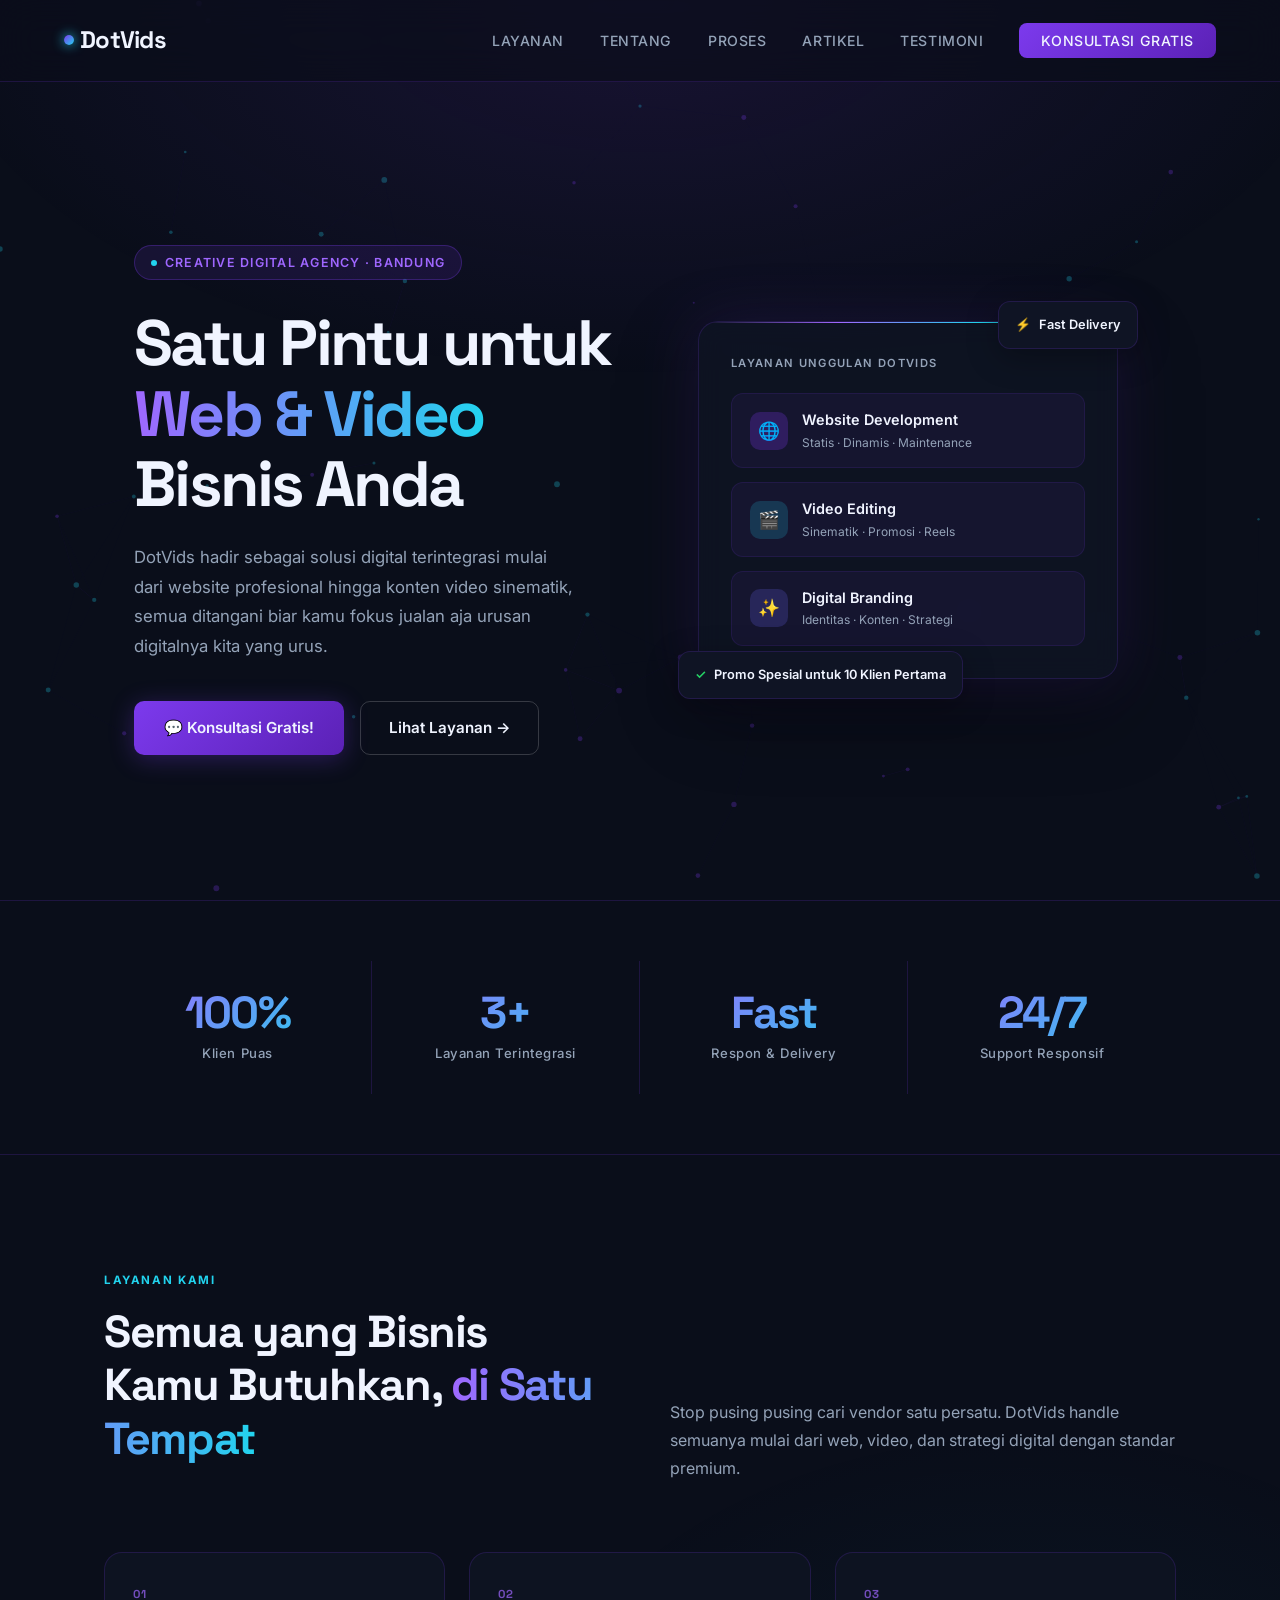
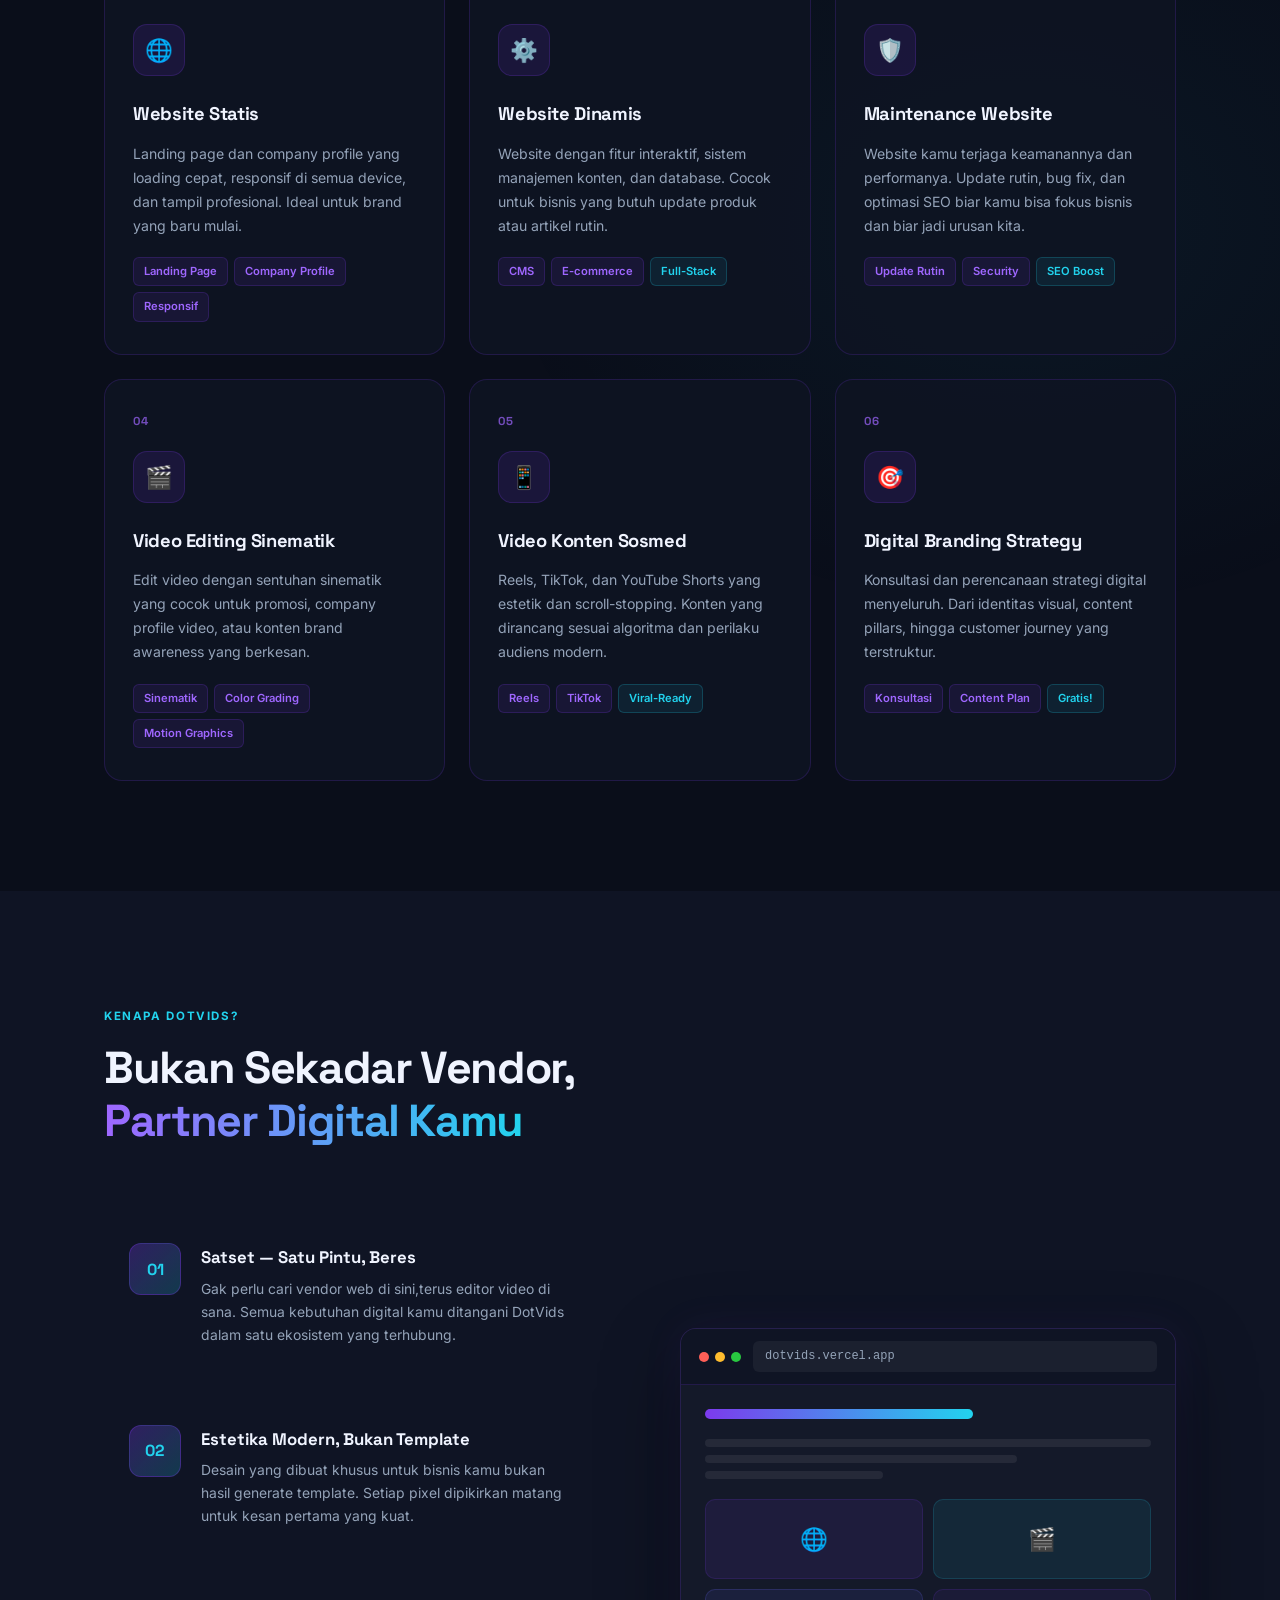
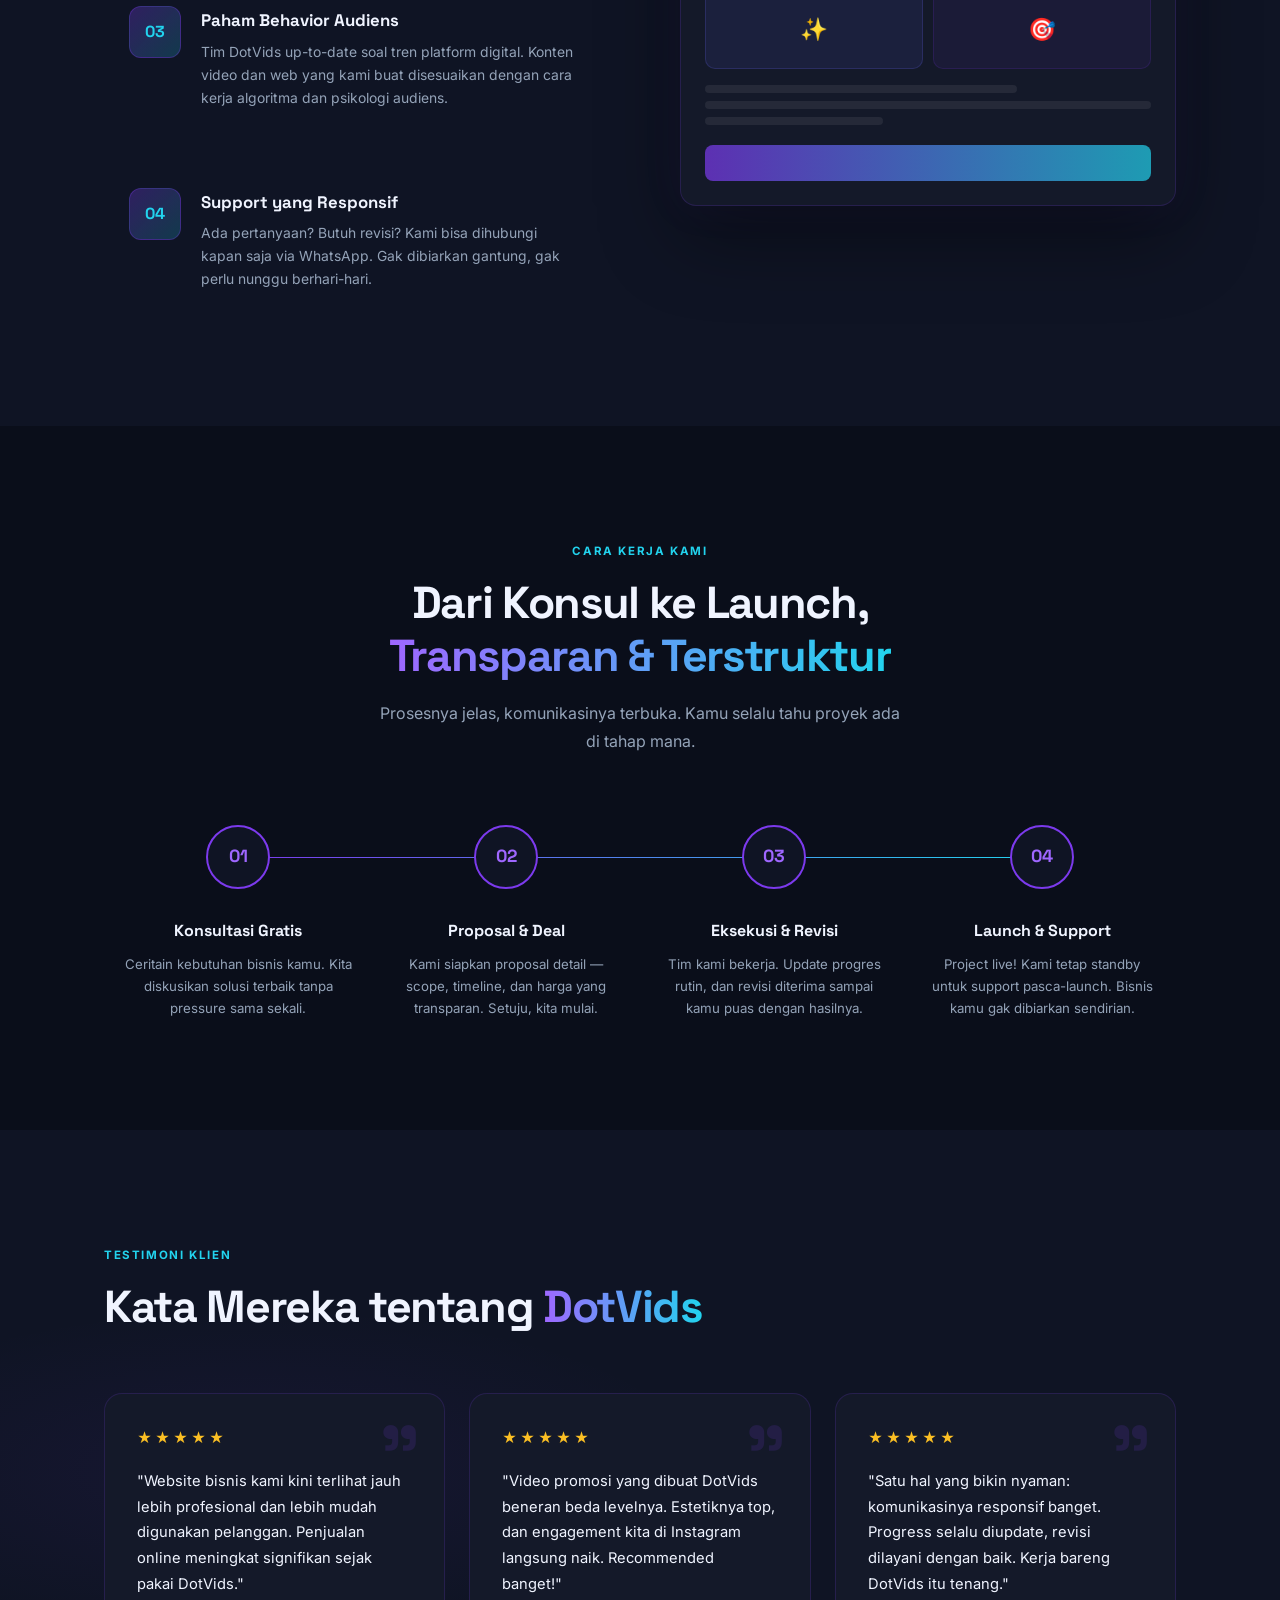
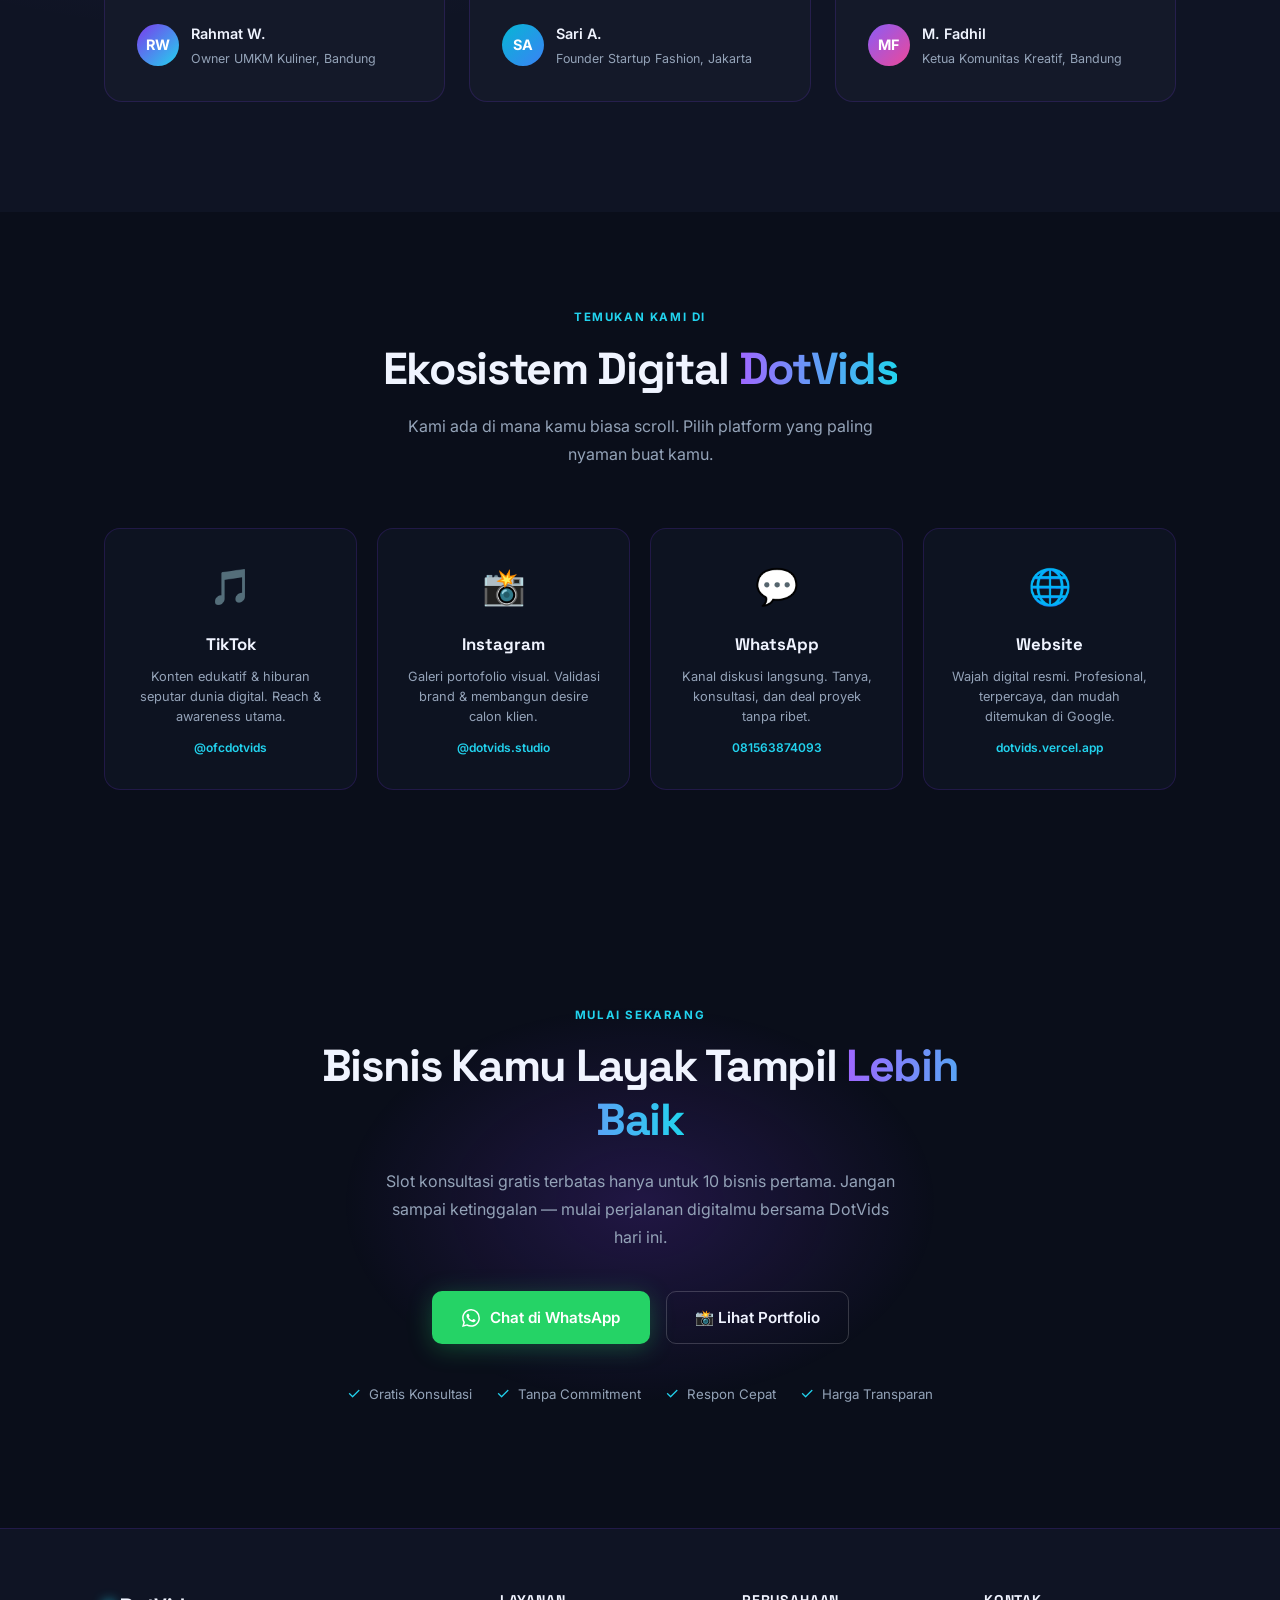
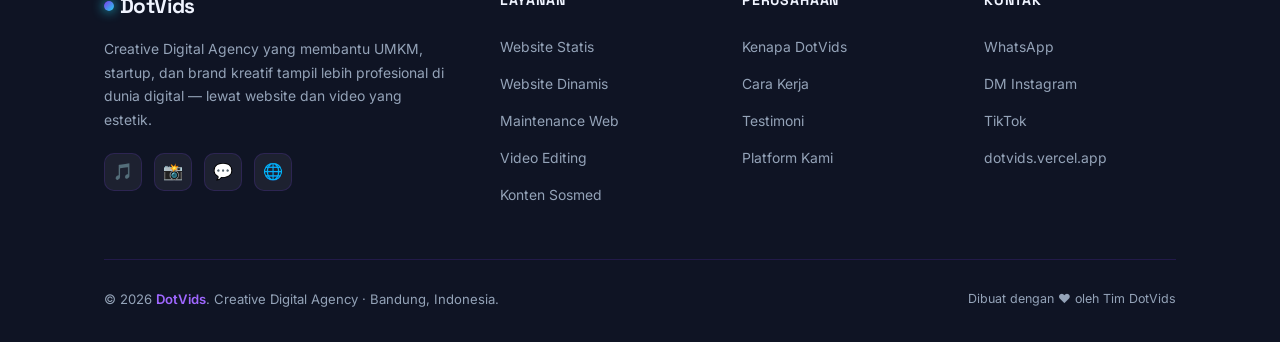
<file: index.html>
<!DOCTYPE html>
<html lang="id">
<head>
<meta charset="UTF-8">
<meta name="viewport" content="width=device-width, initial-scale=1.0">
<title>DotVids — Creative Digital Agency</title>
<meta name="description" content="DotVids adalah agen digital kreatif yang menyediakan layanan pembuatan website, video editing, dan branding digital untuk UMKM dan entrepreneur Indonesia.">
<meta name="keywords" content="DotVids, digital agency, jasa pembuatan website, jasa video editing, branding digital, website UMKM, video promosi, digital marketing, creative agency, jasa pembuatan website Bandung, jasa pembuatan website Jakarta, jasa pembuatan website Surabaya, jasa pembuatan website Indonesia, jasa pembuatan website untuk bisnis, jasa pembuatan website untuk startup, jasa pembuatan website untuk perusahaan, jasa pembuatan website untuk toko online, jasa pembuatan website untuk e-commerce, jasa pembuatan website untuk portfolio, jasa pembuatan website untuk personal branding">
<meta name="author" content="DotVids Studio">
<meta name="robots" content="index, follow">

<!-- Open Graph -->
<meta property="og:type" content="website">
<meta property="og:title" content="DotVids — Creative Digital Agency">
<meta property="og:description" content="DotVids adalah agen digital kreatif yang menyediakan layanan pembuatan website, video editing, dan branding digital untuk UMKM dan entrepreneur Indonesia.">
<meta property="og:url" content="https://dotvidsweb.vercel.app">
<meta property="og:site_name" content="DotVids">
<meta property="og:locale" content="id_ID">

<!-- Twitter Card -->
<meta name="twitter:card" content="summary_large_image">
<meta name="twitter:title" content="DotVids — Creative Digital Agency">
<meta name="twitter:description" content="DotVids adalah agen digital kreatif yang menyediakan layanan pembuatan website, video editing, dan branding digital untuk UMKM dan entrepreneur Indonesia.">

<!-- Canonical -->
<link rel="canonical" href="https://dotvidsweb.vercel.app">
<link rel="preconnect" href="https://fonts.googleapis.com">
<link href="https://fonts.googleapis.com/css2?family=Space+Grotesk:wght@300;400;500;600;700&family=Inter:wght@300;400;500;600&display=swap" rel="stylesheet">
<link rel="stylesheet" href="styles.css">
</head>
<body>

<canvas id="dotCanvas"></canvas>

<!-- NAV -->
<nav id="navbar">
  <a href="#hero" class="logo">
    <span class="logo-dot"></span>
    DotVids
  </a>
  <ul class="nav-links" id="navLinks">
    <li><a href="#services">Layanan</a></li>
    <li><a href="#why">Tentang</a></li>
    <li><a href="#process">Proses</a></li>
    <li><a href="./artikel-page.html">Artikel</a></li>
    <li><a href="#testimonials">Testimoni</a></li>
    <li><a href="#cta" class="nav-cta">Konsultasi Gratis</a></li>
  </ul>
  <div class="hamburger" id="hamburger" onclick="toggleNav()">
    <span></span><span></span><span></span>
  </div>
</nav>

<!-- HERO -->
<section id="hero">
  <div class="container">
    <div class="hero-inner">
      <div class="hero-text">
        <div class="badge">
          <span class="badge-dot"></span>
          Creative Digital Agency · Bandung
        </div>
        <h1>
          Satu Pintu untuk<br>
          <span class="gradient-text">Web & Video</span><br>
          Bisnis Anda
        </h1>
        <p class="hero-sub">
          DotVids hadir sebagai solusi digital terintegrasi mulai dari website profesional hingga konten video sinematik, semua ditangani biar kamu fokus jualan aja urusan digitalnya kita yang urus.
        </p>
        <div class="btn-group">
          <a href="https://wa.me/6281563874093" class="btn-primary" target="_blank">
            💬 Konsultasi Gratis!
          </a>
          <a href="#services" class="btn-outline">
            Lihat Layanan →
          </a>
        </div>
      </div>

      <div class="hero-visual">
        <div class="hero-card-wrap">
          <div class="hero-main-card">
            <div class="card-label">Layanan Unggulan DotVids</div>
            <div class="services-list">
              <div class="svc-item">
                <div class="svc-icon violet">🌐</div>
                <div>
                  <div class="svc-name">Website Development</div>
                  <div class="svc-desc">Statis · Dinamis · Maintenance</div>
                </div>
              </div>
              <div class="svc-item">
                <div class="svc-icon cyan">🎬</div>
                <div>
                  <div class="svc-name">Video Editing</div>
                  <div class="svc-desc">Sinematik · Promosi · Reels</div>
                </div>
              </div>
              <div class="svc-item">
                <div class="svc-icon indigo">✨</div>
                <div>
                  <div class="svc-name">Digital Branding</div>
                  <div class="svc-desc">Identitas · Konten · Strategi</div>
                </div>
              </div>
            </div>
          </div>

          <div class="float-badge top-right">
            <span>⚡</span>
            <span>Fast Delivery</span>
          </div>

          <div class="float-badge bot-left">
            <span style="color:#25D366;">✓</span>
            <span>Promo Spesial untuk 10 Klien Pertama </span>
          </div>
        </div>
      </div>
    </div>
  </div>
</section>

<!-- STATS -->
<section id="stats">
  <div class="container">
    <div class="stats-grid">
      <div class="stat-item reveal">
        <div class="stat-num">100%</div>
        <div class="stat-label">Klien Puas</div>
      </div>
      <div class="stat-item reveal">
        <div class="stat-num">3+</div>
        <div class="stat-label">Layanan Terintegrasi</div>
      </div>
      <div class="stat-item reveal">
        <div class="stat-num">Fast</div>
        <div class="stat-label">Respon & Delivery</div>
      </div>
      <div class="stat-item reveal">
        <div class="stat-num">24/7</div>
        <div class="stat-label">Support Responsif</div>
      </div>
    </div>
  </div>
</section>

<!-- SERVICES -->
<section id="services">
  <div class="container">
    <div class="services-header">
      <div>
        <span class="section-eye">Layanan Kami</span>
        <h2 class="section-title">Semua yang Bisnis Kamu Butuhkan, <span class="gradient-text">di Satu Tempat</span></h2>
      </div>
      <div>
        <p class="section-sub">Stop pusing pusing cari vendor satu persatu. DotVids handle semuanya mulai dari web, video, dan strategi digital dengan standar premium.</p>
      </div>
    </div>

    <div class="services-grid">
      <div class="service-card reveal">
        <div class="service-number">01</div>
        <div class="service-icon-wrap">🌐</div>
        <h3>Website Statis</h3>
        <p>Landing page dan company profile yang loading cepat, responsif di semua device, dan tampil profesional. Ideal untuk brand yang baru mulai.</p>
        <div class="service-tags">
          <span class="tag">Landing Page</span>
          <span class="tag">Company Profile</span>
          <span class="tag">Responsif</span>
        </div>
      </div>

      <div class="service-card reveal">
        <div class="service-number">02</div>
        <div class="service-icon-wrap">⚙️</div>
        <h3>Website Dinamis</h3>
        <p>Website dengan fitur interaktif, sistem manajemen konten, dan database. Cocok untuk bisnis yang butuh update produk atau artikel rutin.</p>
        <div class="service-tags">
          <span class="tag">CMS</span>
          <span class="tag">E-commerce</span>
          <span class="tag cyan-tag">Full-Stack</span>
        </div>
      </div>

      <div class="service-card reveal">
        <div class="service-number">03</div>
        <div class="service-icon-wrap">🛡️</div>
        <h3>Maintenance Website</h3>
        <p>Website kamu terjaga keamanannya dan performanya. Update rutin, bug fix, dan optimasi SEO biar kamu bisa fokus bisnis dan biar jadi urusan kita.</p>
        <div class="service-tags">
          <span class="tag">Update Rutin</span>
          <span class="tag">Security</span>
          <span class="tag cyan-tag">SEO Boost</span>
        </div>
      </div>

      <div class="service-card reveal">
        <div class="service-number">04</div>
        <div class="service-icon-wrap">🎬</div>
        <h3>Video Editing Sinematik</h3>
        <p>Edit video dengan sentuhan sinematik yang cocok untuk promosi, company profile video, atau konten brand awareness yang berkesan.</p>
        <div class="service-tags">
          <span class="tag">Sinematik</span>
          <span class="tag">Color Grading</span>
          <span class="tag">Motion Graphics</span>
        </div>
      </div>

      <div class="service-card reveal">
        <div class="service-number">05</div>
        <div class="service-icon-wrap">📱</div>
        <h3>Video Konten Sosmed</h3>
        <p>Reels, TikTok, dan YouTube Shorts yang estetik dan scroll-stopping. Konten yang dirancang sesuai algoritma dan perilaku audiens modern.</p>
        <div class="service-tags">
          <span class="tag">Reels</span>
          <span class="tag">TikTok</span>
          <span class="tag cyan-tag">Viral-Ready</span>
        </div>
      </div>

      <div class="service-card reveal">
        <div class="service-number">06</div>
        <div class="service-icon-wrap">🎯</div>
        <h3>Digital Branding Strategy</h3>
        <p>Konsultasi dan perencanaan strategi digital menyeluruh. Dari identitas visual, content pillars, hingga customer journey yang terstruktur.</p>
        <div class="service-tags">
          <span class="tag">Konsultasi</span>
          <span class="tag">Content Plan</span>
          <span class="tag cyan-tag">Gratis!</span>
        </div>
      </div>
    </div>
  </div>
</section>

<!-- WHY US -->
<section id="why">
  <div class="container">
    <span class="section-eye reveal">Kenapa DotVids?</span>
    <h2 class="section-title reveal">Bukan Sekadar Vendor,<br><span class="gradient-text">Partner Digital Kamu</span></h2>

    <div class="why-grid">
      <div class="why-list">
        <div class="why-item reveal">
          <div class="why-num">01</div>
          <div>
            <div class="why-title">Satset — Satu Pintu, Beres</div>
            <p class="why-desc">Gak perlu cari vendor web di sini,terus editor video di sana. Semua kebutuhan digital kamu ditangani DotVids dalam satu ekosistem yang terhubung.</p>
          </div>
        </div>

        <div class="why-item reveal">
          <div class="why-num">02</div>
          <div>
            <div class="why-title">Estetika Modern, Bukan Template</div>
            <p class="why-desc">Desain yang dibuat khusus untuk bisnis kamu bukan hasil generate template. Setiap pixel dipikirkan matang untuk kesan pertama yang kuat.</p>
          </div>
        </div>

        <div class="why-item reveal">
          <div class="why-num">03</div>
          <div>
            <div class="why-title">Paham Behavior Audiens</div>
            <p class="why-desc">Tim DotVids up-to-date soal tren platform digital. Konten video dan web yang kami buat disesuaikan dengan cara kerja algoritma dan psikologi audiens.</p>
          </div>
        </div>

        <div class="why-item reveal">
          <div class="why-num">04</div>
          <div>
            <div class="why-title">Support yang Responsif</div>
            <p class="why-desc">Ada pertanyaan? Butuh revisi? Kami bisa dihubungi kapan saja via WhatsApp. Gak dibiarkan gantung, gak perlu nunggu berhari-hari.</p>
          </div>
        </div>
      </div>

      <div class="mockup-wrap reveal">
        <div class="mockup-browser">
          <div class="browser-bar">
            <div class="browser-dots">
              <span></span><span></span><span></span>
            </div>
            <div class="browser-url">dotvids.vercel.app</div>
          </div>
          <div class="browser-body">
            <div class="mock-header"></div>
            <div class="mock-lines">
              <div class="mock-line full"></div>
              <div class="mock-line med"></div>
              <div class="mock-line short"></div>
            </div>
            <div class="mock-cards">
              <div class="mock-card">🌐</div>
              <div class="mock-card" style="background:rgba(34,211,238,0.08);border-color:rgba(34,211,238,0.15)">🎬</div>
              <div class="mock-card" style="background:rgba(99,102,241,0.1);border-color:rgba(99,102,241,0.2)">✨</div>
              <div class="mock-card" style="background:rgba(124,58,237,0.07)">🎯</div>
            </div>
            <div style="margin-top:16px;">
              <div class="mock-lines">
                <div class="mock-line med"></div>
                <div class="mock-line full"></div>
                <div class="mock-line short"></div>
              </div>
            </div>
            <div style="margin-top:12px; height:36px; border-radius:8px; background:linear-gradient(90deg,var(--violet),var(--cyan)); opacity:0.7;"></div>
          </div>
        </div>
      </div>
    </div>
  </div>
</section>

<!-- PROCESS -->
<section id="process">
  <div class="container">
    <div class="process-header reveal">
      <span class="section-eye">Cara Kerja Kami</span>
      <h2 class="section-title">Dari Konsul ke Launch,<br><span class="gradient-text">Transparan & Terstruktur</span></h2>
      <p class="section-sub">Prosesnya jelas, komunikasinya terbuka. Kamu selalu tahu proyek ada di tahap mana.</p>
    </div>

    <div class="process-steps">
      <div class="process-step reveal">
        <div class="step-circle">01</div>
        <div class="step-title">Konsultasi Gratis</div>
        <p class="step-desc">Ceritain kebutuhan bisnis kamu. Kita diskusikan solusi terbaik tanpa pressure sama sekali.</p>
      </div>

      <div class="process-step reveal">
        <div class="step-circle">02</div>
        <div class="step-title">Proposal & Deal</div>
        <p class="step-desc">Kami siapkan proposal detail — scope, timeline, dan harga yang transparan. Setuju, kita mulai.</p>
      </div>

      <div class="process-step reveal">
        <div class="step-circle">03</div>
        <div class="step-title">Eksekusi & Revisi</div>
        <p class="step-desc">Tim kami bekerja. Update progres rutin, dan revisi diterima sampai kamu puas dengan hasilnya.</p>
      </div>

      <div class="process-step reveal">
        <div class="step-circle">04</div>
        <div class="step-title">Launch & Support</div>
        <p class="step-desc">Project live! Kami tetap standby untuk support pasca-launch. Bisnis kamu gak dibiarkan sendirian.</p>
      </div>
    </div>
  </div>
</section>

<!-- TESTIMONIALS -->
<section id="testimonials">
  <div class="container">
    <div class="testi-header reveal">
      <span class="section-eye">Testimoni Klien</span>
      <h2 class="section-title">Kata Mereka tentang <span class="gradient-text">DotVids</span></h2>
    </div>

    <div class="testi-grid">
      <div class="testi-card reveal">
        <div class="stars">
          <span class="star">★</span><span class="star">★</span><span class="star">★</span><span class="star">★</span><span class="star">★</span>
        </div>
        <p class="testi-text">"Website bisnis kami kini terlihat jauh lebih profesional dan lebih mudah digunakan pelanggan. Penjualan online meningkat signifikan sejak pakai DotVids."</p>
        <div class="testi-author">
          <div class="author-avatar" style="background:linear-gradient(135deg,#7C3AED,#22D3EE);color:#fff;">RW</div>
          <div>
            <div class="author-name">Rahmat W.</div>
            <div class="author-role">Owner UMKM Kuliner, Bandung</div>
          </div>
        </div>
      </div>

      <div class="testi-card reveal">
        <div class="stars">
          <span class="star">★</span><span class="star">★</span><span class="star">★</span><span class="star">★</span><span class="star">★</span>
        </div>
        <p class="testi-text">"Video promosi yang dibuat DotVids beneran beda levelnya. Estetiknya top, dan engagement kita di Instagram langsung naik. Recommended banget!"</p>
        <div class="testi-author">
          <div class="author-avatar" style="background:linear-gradient(135deg,#06B6D4,#3B82F6);color:#fff;">SA</div>
          <div>
            <div class="author-name">Sari A.</div>
            <div class="author-role">Founder Startup Fashion, Jakarta</div>
          </div>
        </div>
      </div>

      <div class="testi-card reveal">
        <div class="stars">
          <span class="star">★</span><span class="star">★</span><span class="star">★</span><span class="star">★</span><span class="star">★</span>
        </div>
        <p class="testi-text">"Satu hal yang bikin nyaman: komunikasinya responsif banget. Progress selalu diupdate, revisi dilayani dengan baik. Kerja bareng DotVids itu tenang."</p>
        <div class="testi-author">
          <div class="author-avatar" style="background:linear-gradient(135deg,#8B5CF6,#EC4899);color:#fff;">MF</div>
          <div>
            <div class="author-name">M. Fadhil</div>
            <div class="author-role">Ketua Komunitas Kreatif, Bandung</div>
          </div>
        </div>
      </div>
    </div>
  </div>
</section>

<!-- PLATFORMS -->
<section id="platforms">
  <div class="container">
    <div class="reveal" style="text-align:center;margin-bottom:0;">
      <span class="section-eye">Temukan Kami Di</span>
      <h2 class="section-title">Ekosistem Digital <span class="gradient-text">DotVids</span></h2>
      <p class="section-sub" style="margin:0 auto;">Kami ada di mana kamu biasa scroll. Pilih platform yang paling nyaman buat kamu.</p>
    </div>

    <div class="platform-grid">
      <div class="platform-card reveal">
        <span class="platform-emoji">🎵</span>
        <div class="platform-name">TikTok</div>
        <p class="platform-role">Konten edukatif & hiburan seputar dunia digital. Reach & awareness utama.</p>
        <span class="platform-handle">@ofcdotvids</span>
      </div>

      <div class="platform-card reveal">
        <span class="platform-emoji">📸</span>
        <div class="platform-name">Instagram</div>
        <p class="platform-role">Galeri portofolio visual. Validasi brand & membangun desire calon klien.</p>
        <span class="platform-handle">@dotvids.studio</span>
      </div>

      <div class="platform-card reveal">
        <span class="platform-emoji">💬</span>
        <div class="platform-name">WhatsApp</div>
        <p class="platform-role">Kanal diskusi langsung. Tanya, konsultasi, dan deal proyek tanpa ribet.</p>
        <span class="platform-handle">081563874093</span>
      </div>

      <div class="platform-card reveal">
        <span class="platform-emoji">🌐</span>
        <div class="platform-name">Website</div>
        <p class="platform-role">Wajah digital resmi. Profesional, terpercaya, dan mudah ditemukan di Google.</p>
        <span class="platform-handle">dotvids.vercel.app</span>
      </div>
    </div>
  </div>
</section>

<!-- CTA -->
<section id="cta">
  <div class="container">
    <div class="cta-inner">
      <span class="section-eye">Mulai Sekarang</span>
      <h2 class="section-title">Bisnis Kamu Layak Tampil <span class="gradient-text">Lebih Baik</span></h2>
      <p class="section-sub">Slot konsultasi gratis terbatas hanya untuk 10 bisnis pertama. Jangan sampai ketinggalan — mulai perjalanan digitalmu bersama DotVids hari ini.</p>
      <div class="cta-buttons">
        <a href="https://wa.me/6281563874093?text=Halo%20DotVids%2C%20saya%20ingin%20konsultasi%20gratis" class="btn-wa" target="_blank">
          <svg width="18" height="18" fill="currentColor" viewBox="0 0 24 24"><path d="M17.472 14.382c-.297-.149-1.758-.867-2.03-.967-.273-.099-.471-.148-.67.15-.197.297-.767.966-.94 1.164-.173.199-.347.223-.644.075-.297-.15-1.255-.463-2.39-1.475-.883-.788-1.48-1.761-1.653-2.059-.173-.297-.018-.458.13-.606.134-.133.298-.347.446-.52.149-.174.198-.298.298-.497.099-.198.05-.371-.025-.52-.075-.149-.669-1.612-.916-2.207-.242-.579-.487-.5-.669-.51-.173-.008-.371-.01-.57-.01-.198 0-.52.074-.792.372-.272.297-1.04 1.016-1.04 2.479 0 1.462 1.065 2.875 1.213 3.074.149.198 2.096 3.2 5.077 4.487.709.306 1.262.489 1.694.625.712.227 1.36.195 1.871.118.571-.085 1.758-.719 2.006-1.413.248-.694.248-1.289.173-1.413-.074-.124-.272-.198-.57-.347m-5.421 7.403h-.004a9.87 9.87 0 01-5.031-1.378l-.361-.214-3.741.982.998-3.648-.235-.374a9.86 9.86 0 01-1.51-5.26c.001-5.45 4.436-9.884 9.888-9.884 2.64 0 5.122 1.03 6.988 2.898a9.825 9.825 0 012.893 6.994c-.003 5.45-4.437 9.884-9.885 9.884m8.413-18.297A11.815 11.815 0 0012.05 0C5.495 0 .16 5.335.157 11.892c0 2.096.547 4.142 1.588 5.945L.057 24l6.305-1.654a11.882 11.882 0 005.683 1.448h.005c6.554 0 11.890-5.335 11.893-11.893a11.821 11.821 0 00-3.48-8.413Z"/></svg>
          Chat di WhatsApp
        </a>
        <a href="https://www.instagram.com/dotvids.studio" class="btn-outline" target="_blank">
          📸 Lihat Portfolio
        </a>
      </div>
      <div class="cta-trust">
        <div class="trust-item"><span class="trust-icon">✓</span> Gratis Konsultasi</div>
        <div class="trust-item"><span class="trust-icon">✓</span> Tanpa Commitment</div>
        <div class="trust-item"><span class="trust-icon">✓</span> Respon Cepat</div>
        <div class="trust-item"><span class="trust-icon">✓</span> Harga Transparan</div>
      </div>
    </div>
  </div>
</section>

<!-- FOOTER -->
<footer>
  <div class="container">
    <div class="footer-top">
      <div class="footer-brand">
        <a href="#hero" class="logo" style="margin-bottom:14px;display:inline-flex;">
          <span class="logo-dot"></span> DotVids
        </a>
        <p class="footer-tagline">
          Creative Digital Agency yang membantu UMKM, startup, dan brand kreatif tampil lebih profesional di dunia digital — lewat website dan video yang estetik.
        </p>
        <div class="social-links">
          <a href="https://www.tiktok.com/@ofcdotvids" class="social-link" target="_blank" title="TikTok">🎵</a>
          <a href="https://www.instagram.com/dotvids.studio" class="social-link" target="_blank" title="Instagram">📸</a>
          <a href="https://wa.me/6281563874093" class="social-link" target="_blank" title="WhatsApp">💬</a>
          <a href="https://dotvids.vercel.app" class="social-link" target="_blank" title="Website">🌐</a>
        </div>
      </div>

      <div class="footer-col">
        <h4>Layanan</h4>
        <ul>
          <li><a href="#services">Website Statis</a></li>
          <li><a href="#services">Website Dinamis</a></li>
          <li><a href="#services">Maintenance Web</a></li>
          <li><a href="#services">Video Editing</a></li>
          <li><a href="#services">Konten Sosmed</a></li>
        </ul>
      </div>

      <div class="footer-col">
        <h4>Perusahaan</h4>
        <ul>
          <li><a href="#why">Kenapa DotVids</a></li>
          <li><a href="#process">Cara Kerja</a></li>
          <li><a href="#testimonials">Testimoni</a></li>
          <li><a href="#platforms">Platform Kami</a></li>
        </ul>
      </div>

      <div class="footer-col">
        <h4>Kontak</h4>
        <ul>
          <li><a href="https://wa.me/6281563874093">WhatsApp</a></li>
          <li><a href="https://www.instagram.com/dotvids.studio">DM Instagram</a></li>
          <li><a href="https://www.tiktok.com/@ofcdotvids">TikTok</a></li>
          <li><a href="https://dotvids.vercel.app">dotvids.vercel.app</a></li>
        </ul>
      </div>
    </div>

    <div class="footer-bottom">
      <p class="footer-copy">© 2026 <span>DotVids</span>. Creative Digital Agency · Bandung, Indonesia.</p>
      <p class="footer-copy" style="font-size:0.78rem;">Dibuat dengan ❤️ oleh Tim DotVids</p>
    </div>
  </div>
</footer>

<script src="script.js"></script>
</body>
</html>
</file>
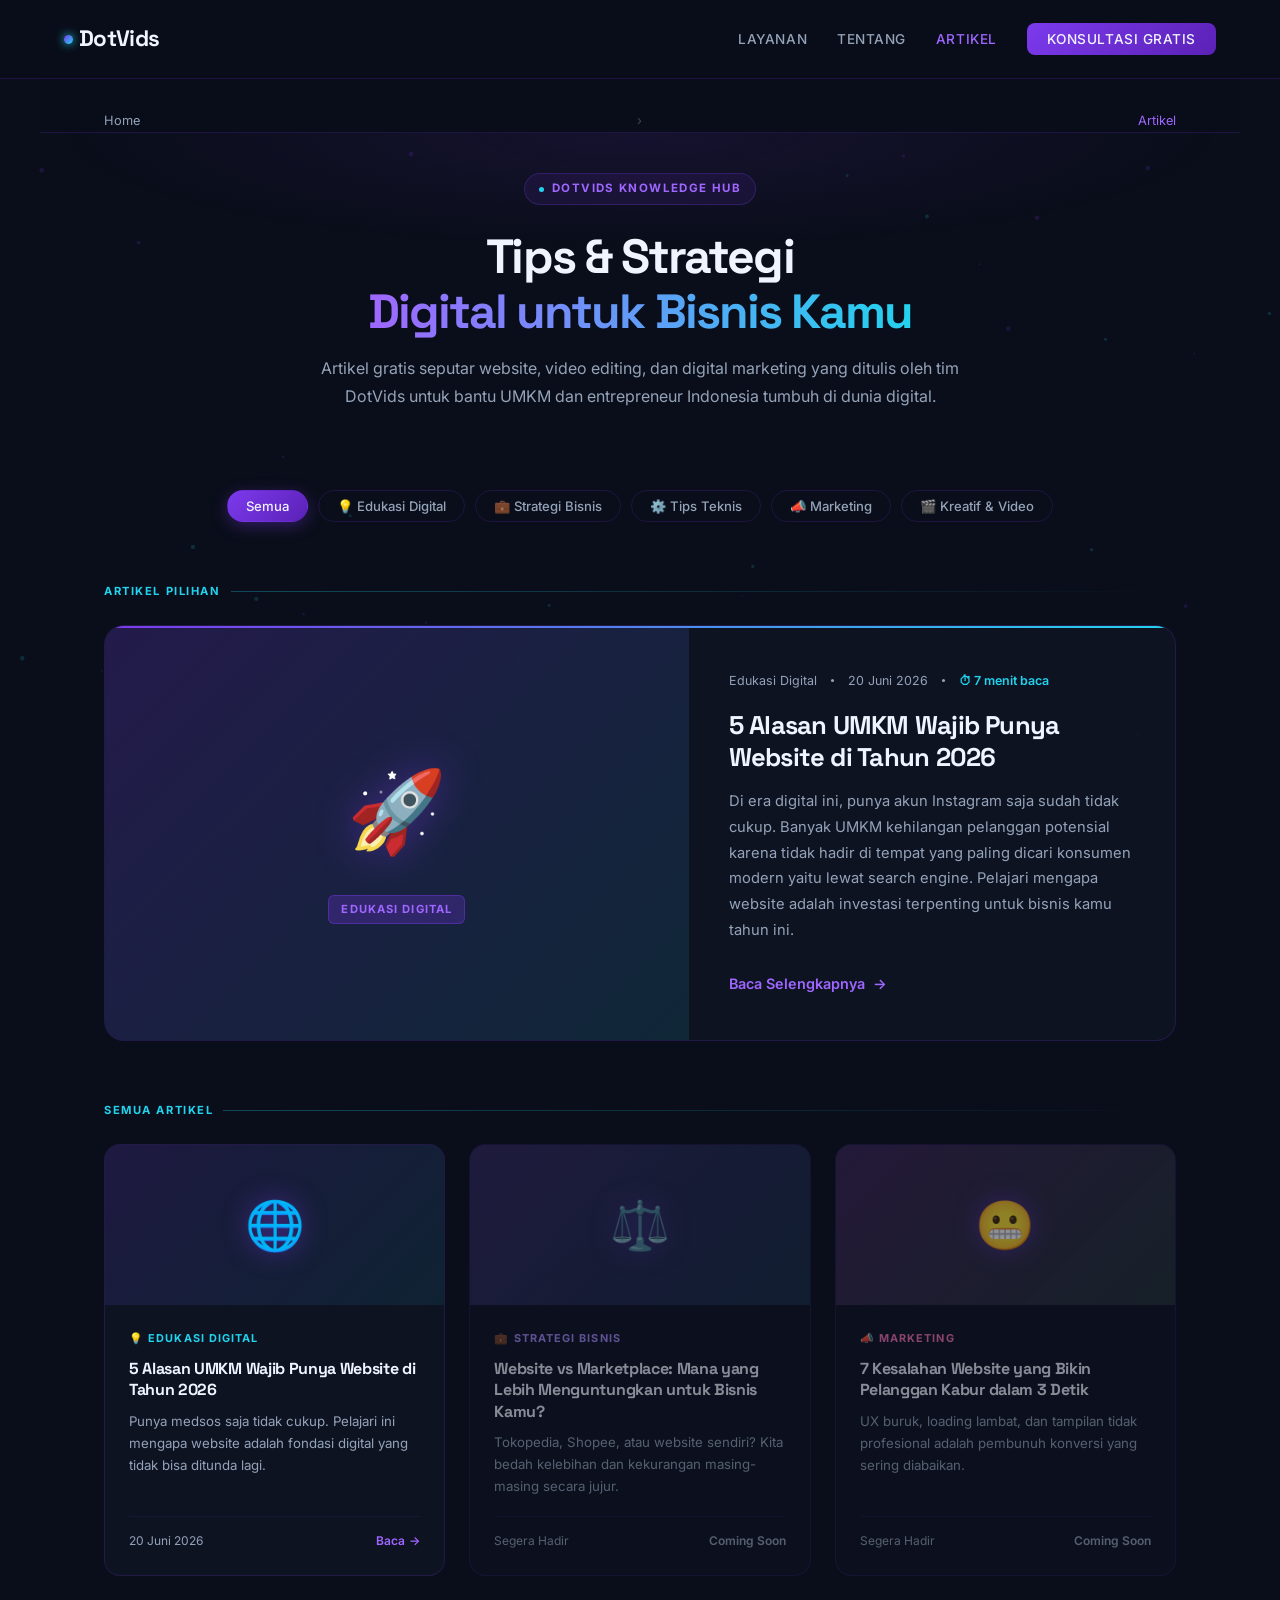
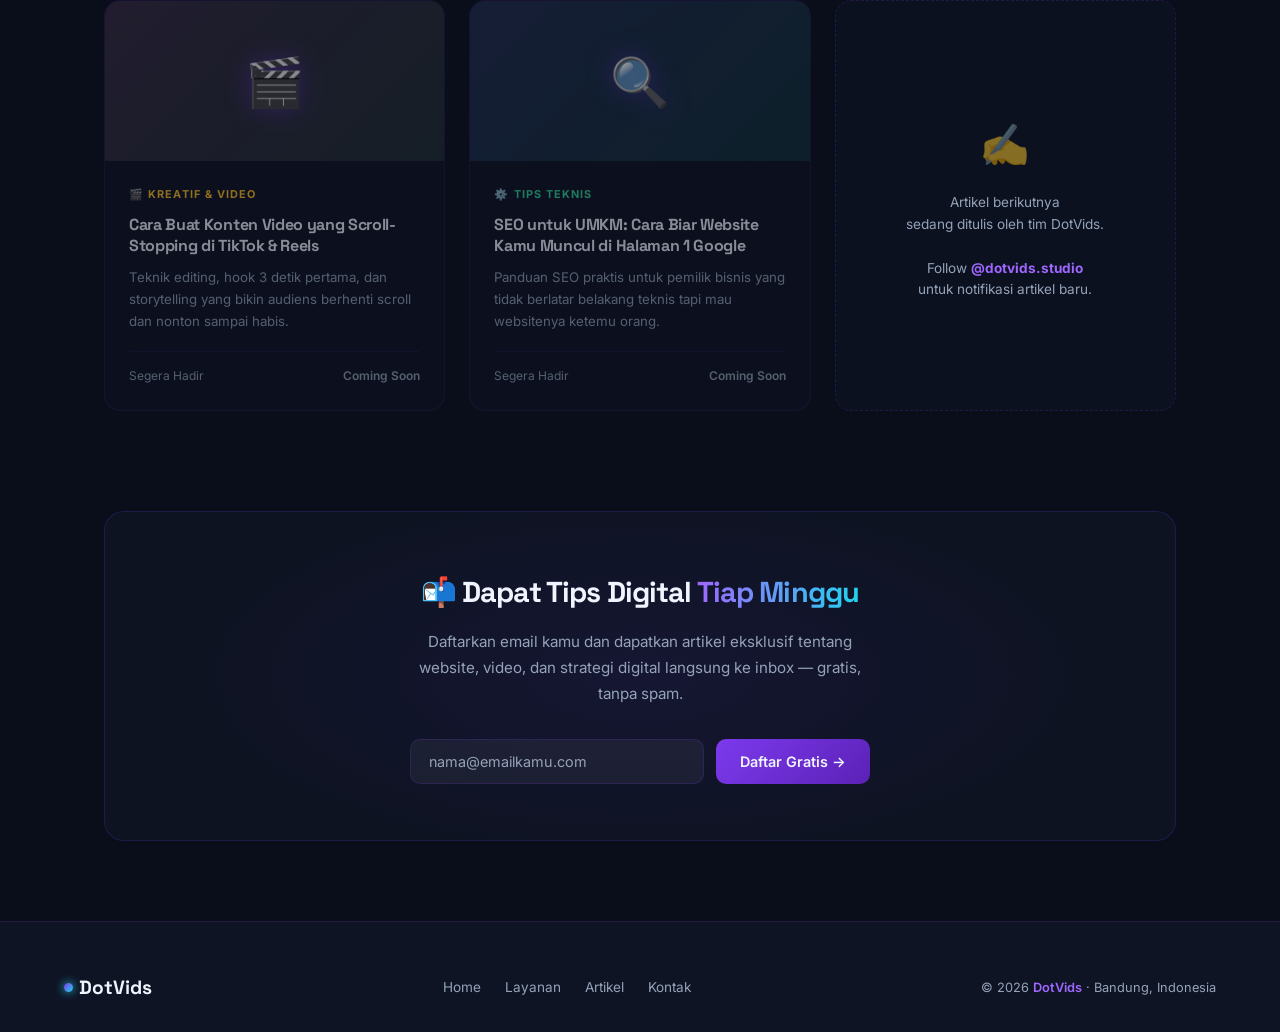
<file: artikel-page.html>
<!DOCTYPE html>
<html lang="id">
<head>
<meta charset="UTF-8">
<meta name="viewport" content="width=device-width, initial-scale=1.0">
<title>Artikel & Tips Digital — DotVids Blog</title>
<meta name="description" content="Baca artikel seputar digital marketing, website, video editing, dan strategi branding dari tim DotVids. Edukasi gratis untuk UMKM dan entrepreneur Indonesia.">
<meta name="keywords" content="blog digital marketing, tips website UMKM, video editing tips, branding digital, DotVids blog, artikel digital agency, jasa pembuatan website, jasa pembuatan website terbaik website UMKM, jasa pembuatan website murah, jasa pembuatan website profesional, jasa pembuatan website Bandung, jasa pembuatan website Jakarta, jasa pembuatan website Surabaya, jasa pembuatan website Indonesia, jasa pembuatan website untuk bisnis, jasa pembuatan website untuk startup, jasa pembuatan website untuk perusahaan, jasa pembuatan website untuk toko online, jasa pembuatan website untuk e-commerce, jasa pembuatan website untuk portfolio, jasa pembuatan website untuk personal branding">
<meta name="author" content="DotVids Studio">
<meta name="robots" content="index, follow">

<!-- Open Graph -->
<meta property="og:type" content="website">
<meta property="og:title" content="Artikel & Tips Digital — DotVids Blog">
<meta property="og:description" content="Edukasi gratis seputar website, video, dan strategi digital dari tim DotVids.">
<meta property="og:url" content="https://dotvidsweb.vercel.app/artikel">
<meta property="og:site_name" content="DotVids">
<meta property="og:locale" content="id_ID">

<!-- Twitter Card -->
<meta name="twitter:card" content="summary_large_image">
<meta name="twitter:title" content="Artikel & Tips Digital — DotVids Blog">
<meta name="twitter:description" content="Edukasi gratis seputar website, video, dan strategi digital dari tim DotVids.">

<!-- Canonical -->
<link rel="canonical" href="https://dotvids.vercel.app/artikel">

<!-- Schema.org Blog -->
<script type="application/ld+json">
{
  "@context": "https://schema.org",
  "@type": "Blog",
  "name": "DotVids Blog",
  "description": "Artikel dan tips seputar website, video editing, dan digital marketing untuk UMKM dan entrepreneur Indonesia.",
  "url": "https://dotvids.vercel.app/artikel",
  "publisher": {
    "@type": "Organization",
    "name": "DotVids",
    "url": "https://dotvids.vercel.app",
    "logo": {
      "@type": "ImageObject",
      "url": "https://dotvids.vercel.app/logo.png"
    }
  },
  "inLanguage": "id-ID"
}
</script>

<link rel="preconnect" href="https://fonts.googleapis.com">
<link href="https://fonts.googleapis.com/css2?family=Space+Grotesk:wght@300;400;500;600;700&family=Inter:wght@300;400;500;600&display=swap" rel="stylesheet">

<style>
  *, *::before, *::after { box-sizing: border-box; margin: 0; padding: 0; }

  :root {
    --bg:        #0A0E1A;
    --bg2:       #0F1424;
    --bg3:       #141929;
    --violet:    #7C3AED;
    --violet-lt: #9F67FF;
    --cyan:      #22D3EE;
    --white:     #F0F4FF;
    --slate:     #94A3B8;
    --slate-lt:  #CBD5E1;
    --border:    rgba(124,58,237,0.18);
    --card-bg:   rgba(15,20,36,0.9);
    --glow-v:    rgba(124,58,237,0.35);
  }

  html { scroll-behavior: smooth; }

  body {
    background: var(--bg);
    color: var(--white);
    font-family: 'Inter', sans-serif;
    line-height: 1.7;
    overflow-x: hidden;
  }

  /* CANVAS */
  #dotCanvas {
    position: fixed; top: 0; left: 0;
    width: 100%; height: 100%;
    pointer-events: none; z-index: 0; opacity: 0.3;
  }

  /* NAV */
  nav {
    position: fixed; top: 0; left: 0; right: 0; z-index: 100;
    padding: 20px 5%;
    display: flex; justify-content: space-between; align-items: center;
    background: rgba(10,14,26,0.75);
    backdrop-filter: blur(18px);
    border-bottom: 1px solid var(--border);
    transition: padding 0.3s;
  }

  .logo {
    font-family: 'Space Grotesk', sans-serif;
    font-weight: 700; font-size: 1.4rem;
    letter-spacing: -0.03em; color: var(--white);
    text-decoration: none; display: flex; align-items: center; gap: 6px;
  }

  .logo-dot {
    width: 9px; height: 9px; border-radius: 50%;
    background: linear-gradient(135deg, var(--violet), var(--cyan));
    box-shadow: 0 0 10px var(--cyan);
    animation: pulse-dot 2.5s infinite;
  }

  @keyframes pulse-dot {
    0%, 100% { transform: scale(1); box-shadow: 0 0 10px var(--cyan); }
    50% { transform: scale(1.5); box-shadow: 0 0 20px var(--cyan), 0 0 36px var(--violet-lt); }
  }

  .nav-links {
    display: flex; gap: 30px; list-style: none; align-items: center;
  }

  .nav-links a {
    color: var(--slate); text-decoration: none;
    font-size: 0.85rem; font-weight: 500;
    letter-spacing: 0.04em; text-transform: uppercase;
    transition: color 0.25s;
  }

  .nav-links a:hover { color: var(--cyan); }
  .nav-links a.active { color: var(--violet-lt); }

  .nav-cta {
    background: linear-gradient(135deg, var(--violet), #5B21B6);
    color: var(--white) !important;
    padding: 8px 20px; border-radius: 8px;
    transition: box-shadow 0.25s, transform 0.25s !important;
  }

  .nav-cta:hover {
    box-shadow: 0 0 20px var(--glow-v);
    transform: translateY(-1px); color: var(--white) !important;
  }

  .hamburger {
    display: none; flex-direction: column; gap: 5px;
    cursor: pointer; padding: 4px;
  }

  .hamburger span {
    width: 24px; height: 2px; background: var(--white);
    border-radius: 2px; transition: all 0.3s;
  }

  /* LAYOUT */
  section { position: relative; z-index: 1; }
  .container { max-width: 1200px; margin: 0 auto; padding: 0 5%; }

  /* BREADCRUMB */
  .breadcrumb {
    position: relative; z-index: 1;
    padding: 110px 5% 0;
    display: flex; align-items: center; gap: 8px;
    font-size: 0.8rem; color: var(--slate);
    max-width: 1200px; margin: 0 auto;
  }

  .breadcrumb a {
    color: var(--slate); text-decoration: none; transition: color 0.2s;
  }

  .breadcrumb a:hover { color: var(--cyan); }
  .breadcrumb .sep { color: rgba(148,163,184,0.4); }
  .breadcrumb .current { color: var(--violet-lt); }

  /* HERO BLOG */
  .blog-hero {
    padding: 40px 0 80px;
    background: radial-gradient(ellipse 70% 50% at 50% 0%, rgba(124,58,237,0.1) 0%, transparent 65%);
  }

  .blog-hero-inner { text-align: center; max-width: 680px; margin: 0 auto; }

  .badge {
    display: inline-flex; align-items: center; gap: 8px;
    background: rgba(124,58,237,0.1);
    border: 1px solid rgba(124,58,237,0.25);
    color: var(--violet-lt); font-size: 0.72rem; font-weight: 700;
    letter-spacing: 0.12em; text-transform: uppercase;
    padding: 5px 14px; border-radius: 100px; margin-bottom: 24px;
  }

  .badge-dot {
    width: 5px; height: 5px; background: var(--cyan);
    border-radius: 50%; animation: pulse-dot 1.8s infinite;
  }

  .blog-title {
    font-family: 'Space Grotesk', sans-serif;
    font-size: clamp(2rem, 4vw, 3rem);
    font-weight: 700; letter-spacing: -0.04em; line-height: 1.15;
    margin-bottom: 16px;
  }

  .gradient-text {
    background: linear-gradient(90deg, var(--violet-lt), var(--cyan));
    -webkit-background-clip: text; -webkit-text-fill-color: transparent;
    background-clip: text;
  }

  .blog-sub {
    color: var(--slate); font-size: 1rem; line-height: 1.7;
  }

  /* FILTER PILLS */
  .filter-bar {
    position: relative; z-index: 1;
    display: flex; justify-content: center;
    gap: 10px; flex-wrap: wrap;
    padding: 0 5% 60px;
  }

  .filter-pill {
    padding: 7px 18px; border-radius: 100px; border: 1px solid var(--border);
    background: transparent; color: var(--slate); font-size: 0.82rem; font-weight: 500;
    cursor: pointer; transition: all 0.25s; font-family: 'Inter', sans-serif;
  }

  .filter-pill:hover {
    border-color: rgba(124,58,237,0.4); color: var(--violet-lt);
    background: rgba(124,58,237,0.06);
  }

  .filter-pill.active {
    background: linear-gradient(135deg, var(--violet), #5B21B6);
    border-color: transparent; color: var(--white);
    box-shadow: 0 4px 16px rgba(124,58,237,0.35);
  }

  /* FEATURED ARTICLE */
  .featured-section {
    position: relative; z-index: 1; padding: 0 5% 60px;
    max-width: 1200px; margin: 0 auto;
  }

  .section-label {
    font-size: 0.7rem; font-weight: 700; letter-spacing: 0.14em;
    text-transform: uppercase; color: var(--cyan); margin-bottom: 24px;
    display: flex; align-items: center; gap: 10px;
  }

  .section-label::after {
    content: ''; flex: 1; height: 1px;
    background: linear-gradient(90deg, rgba(34,211,238,0.3), transparent);
  }

  .featured-card {
    display: grid; grid-template-columns: 1.2fr 1fr; gap: 0;
    background: var(--card-bg); border: 1px solid var(--border);
    border-radius: 20px; overflow: hidden;
    transition: transform 0.35s, box-shadow 0.35s;
    text-decoration: none; color: inherit;
    position: relative;
  }

  .featured-card::before {
    content: ''; position: absolute;
    top: 0; left: 0; right: 0; height: 2px;
    background: linear-gradient(90deg, var(--violet), var(--cyan));
  }

  .featured-card:hover {
    transform: translateY(-6px);
    box-shadow: 0 24px 70px rgba(124,58,237,0.2);
  }

  .featured-img {
    min-height: 340px; display: flex;
    align-items: center; justify-content: center;
    background: linear-gradient(135deg, rgba(124,58,237,0.2) 0%, rgba(34,211,238,0.1) 100%);
    position: relative; overflow: hidden;
  }

  .featured-img-inner {
    text-align: center; padding: 40px;
  }

  .article-emoji { font-size: 5rem; display: block; margin-bottom: 16px; filter: drop-shadow(0 0 20px rgba(124,58,237,0.4)); }

  .feat-tag {
    display: inline-block; padding: 4px 12px;
    background: rgba(124,58,237,0.25); border: 1px solid rgba(124,58,237,0.4);
    color: var(--violet-lt); font-size: 0.7rem; font-weight: 700;
    letter-spacing: 0.1em; text-transform: uppercase; border-radius: 6px;
  }

  .featured-content { padding: 44px 44px 44px 40px; display: flex; flex-direction: column; justify-content: center; }

  .article-meta {
    display: flex; align-items: center; gap: 14px;
    font-size: 0.78rem; color: var(--slate); margin-bottom: 18px; flex-wrap: wrap;
  }

  .meta-dot { width: 3px; height: 3px; background: var(--slate); border-radius: 50%; }

  .reading-time {
    display: flex; align-items: center; gap: 5px; color: var(--cyan); font-weight: 600;
  }

  .featured-content h2 {
    font-family: 'Space Grotesk', sans-serif;
    font-size: 1.6rem; font-weight: 700; letter-spacing: -0.03em;
    line-height: 1.25; margin-bottom: 16px;
  }

  .featured-content p {
    color: var(--slate); font-size: 0.92rem; line-height: 1.75; margin-bottom: 28px;
    flex: 1;
  }

  .read-link {
    display: inline-flex; align-items: center; gap: 8px;
    color: var(--violet-lt); font-weight: 600; font-size: 0.9rem;
    text-decoration: none; transition: gap 0.25s, color 0.25s;
  }

  .read-link:hover { gap: 14px; color: var(--cyan); }

  /* ARTICLES GRID */
  .articles-section {
    position: relative; z-index: 1;
    padding: 0 5% 100px; max-width: 1200px; margin: 0 auto;
  }

  .articles-grid {
    display: grid; grid-template-columns: repeat(3, 1fr); gap: 24px;
  }

  .article-card {
    background: var(--card-bg); border: 1px solid var(--border);
    border-radius: 16px; overflow: hidden;
    transition: transform 0.3s, border-color 0.3s, box-shadow 0.3s;
    text-decoration: none; color: inherit; display: flex; flex-direction: column;
  }

  .article-card:hover {
    transform: translateY(-6px);
    border-color: rgba(124,58,237,0.3);
    box-shadow: 0 16px 48px rgba(124,58,237,0.15);
  }

  .card-thumb {
    height: 160px; display: flex; align-items: center; justify-content: center;
    position: relative; overflow: hidden;
  }

  .card-thumb-emoji { font-size: 3rem; position: relative; z-index: 1; filter: drop-shadow(0 0 12px rgba(124,58,237,0.5)); }

  .card-thumb-gradient {
    position: absolute; inset: 0;
    background: linear-gradient(135deg, rgba(124,58,237,0.15) 0%, rgba(34,211,238,0.08) 100%);
  }

  .card-body { padding: 24px; flex: 1; display: flex; flex-direction: column; }

  .card-category {
    font-size: 0.68rem; font-weight: 700; letter-spacing: 0.1em;
    text-transform: uppercase; margin-bottom: 10px;
  }

  .cat-edukasi    { color: var(--cyan); }
  .cat-bisnis     { color: #A78BFA; }
  .cat-teknis     { color: #34D399; }
  .cat-marketing  { color: #F472B6; }
  .cat-kreatif    { color: #FBBF24; }

  .card-body h3 {
    font-family: 'Space Grotesk', sans-serif;
    font-size: 1rem; font-weight: 700; letter-spacing: -0.02em;
    line-height: 1.35; margin-bottom: 10px;
  }

  .card-body p {
    color: var(--slate); font-size: 0.83rem; line-height: 1.65;
    flex: 1; margin-bottom: 18px;
  }

  .card-footer {
    display: flex; align-items: center; justify-content: space-between;
    border-top: 1px solid rgba(124,58,237,0.1); padding-top: 14px;
    margin-top: auto;
  }

  .card-date { font-size: 0.75rem; color: var(--slate); }

  .card-readmore {
    font-size: 0.75rem; font-weight: 600; color: var(--violet-lt);
    display: flex; align-items: center; gap: 4px; transition: gap 0.2s, color 0.2s;
  }

  .article-card:hover .card-readmore { gap: 8px; color: var(--cyan); }

  /* COMING SOON CARD */
  .coming-card {
    background: rgba(15,20,36,0.5); border: 1px dashed rgba(124,58,237,0.2);
    border-radius: 16px; display: flex; flex-direction: column;
    align-items: center; justify-content: center;
    padding: 40px 24px; text-align: center; min-height: 300px;
    color: var(--slate);
  }

  .coming-icon { font-size: 2.5rem; margin-bottom: 14px; opacity: 0.5; }
  .coming-text { font-size: 0.85rem; line-height: 1.6; }

  /* NEWSLETTER */
  .newsletter-section {
    position: relative; z-index: 1;
    padding: 0 5% 80px; max-width: 1200px; margin: 0 auto;
  }

  .newsletter-card {
    background: var(--card-bg); border: 1px solid var(--border);
    border-radius: 20px; padding: 56px;
    text-align: center; position: relative; overflow: hidden;
  }

  .newsletter-card::before {
    content: ''; position: absolute; inset: 0;
    background: radial-gradient(ellipse 60% 80% at 50% 50%, rgba(124,58,237,0.08) 0%, transparent 70%);
    pointer-events: none;
  }

  .newsletter-card h2 {
    font-family: 'Space Grotesk', sans-serif;
    font-size: 1.8rem; font-weight: 700; letter-spacing: -0.03em;
    margin-bottom: 12px; position: relative;
  }

  .newsletter-card p {
    color: var(--slate); font-size: 0.95rem; max-width: 480px;
    margin: 0 auto 32px; line-height: 1.7; position: relative;
  }

  .newsletter-form {
    display: flex; gap: 12px; max-width: 460px;
    margin: 0 auto; position: relative;
  }

  .newsletter-input {
    flex: 1; background: rgba(255,255,255,0.05);
    border: 1px solid var(--border); border-radius: 10px;
    padding: 13px 18px; color: var(--white); font-family: 'Inter', sans-serif;
    font-size: 0.9rem; outline: none; transition: border-color 0.25s;
  }

  .newsletter-input::placeholder { color: var(--slate); }
  .newsletter-input:focus { border-color: var(--violet); }

  .newsletter-btn {
    background: linear-gradient(135deg, var(--violet), #5B21B6);
    color: var(--white); border: none; border-radius: 10px;
    padding: 13px 24px; font-family: 'Inter', sans-serif;
    font-size: 0.9rem; font-weight: 600; cursor: pointer;
    white-space: nowrap; transition: box-shadow 0.25s, transform 0.25s;
  }

  .newsletter-btn:hover {
    box-shadow: 0 6px 24px rgba(124,58,237,0.4);
    transform: translateY(-1px);
  }

  /* FOOTER */
  footer {
    background: var(--bg2); border-top: 1px solid var(--border);
    padding: 50px 5% 28px; position: relative; z-index: 1;
  }

  .footer-inner {
    max-width: 1200px; margin: 0 auto;
    display: flex; justify-content: space-between; align-items: center;
    flex-wrap: wrap; gap: 16px;
  }

  .footer-logo {
    display: flex; align-items: center; gap: 6px;
    font-family: 'Space Grotesk', sans-serif;
    font-weight: 700; font-size: 1.2rem; color: var(--white); text-decoration: none;
  }

  .footer-links { display: flex; gap: 24px; }
  .footer-links a {
    color: var(--slate); text-decoration: none; font-size: 0.85rem; transition: color 0.2s;
  }
  .footer-links a:hover { color: var(--cyan); }

  .footer-copy { color: var(--slate); font-size: 0.8rem; }
  .footer-copy span { color: var(--violet-lt); font-weight: 600; }

  /* REVEAL */
  .reveal { opacity: 0; transform: translateY(28px); transition: opacity 0.6s ease, transform 0.6s ease; }
  .reveal.visible { opacity: 1; transform: translateY(0); }

  @media (max-width: 900px) {
    .hamburger { display: flex; }
    .nav-links {
      display: none; position: absolute; top: 100%; left: 0; right: 0;
      background: rgba(10,14,26,0.98); backdrop-filter: blur(18px);
      flex-direction: column; gap: 0;
      border-top: 1px solid var(--border);
    }
    .nav-links.open { display: flex; }
    .nav-links li a { display: block; padding: 14px 5%; border-bottom: 1px solid var(--border); }
    .featured-card { grid-template-columns: 1fr; }
    .featured-img { min-height: 200px; }
    .featured-content { padding: 28px; }
    .articles-grid { grid-template-columns: 1fr 1fr; }
    .newsletter-form { flex-direction: column; }
    .footer-inner { flex-direction: column; text-align: center; }
  }

  @media (max-width: 600px) {
    .articles-grid { grid-template-columns: 1fr; }
  }

  @media (prefers-reduced-motion: reduce) {
    * { animation: none !important; transition: none !important; }
    .reveal { opacity: 1; transform: none; }
  }
</style>
</head>
<body>

<canvas id="dotCanvas"></canvas>

<!-- NAV -->
<nav id="navbar">
  <a href="./index.html" class="logo">
    <span class="logo-dot"></span> DotVids
  </a>
  <ul class="nav-links" id="navLinks">
    <li><a href="./index.html#services">Layanan</a></li>
    <li><a href="./index.html#why">Tentang</a></li>
    <li><a href="./artikel-page.html" class="active">Artikel</a></li>
    <li><a href="./index.html#cta" class="nav-cta">Konsultasi Gratis</a></li>
  </ul>
  <div class="hamburger" id="hamburger" onclick="toggleNav()">
    <span></span><span></span><span></span>
  </div>
</nav>

<!-- BREADCRUMB -->
<nav class="breadcrumb" aria-label="Breadcrumb">
  <a href="./index.html">Home</a>
  <span class="sep">›</span>
  <span class="current">Artikel</span>
</nav>

<!-- HERO BLOG -->
<section class="blog-hero">
  <div class="container">
    <div class="blog-hero-inner reveal">
      <div class="badge"><span class="badge-dot"></span> DotVids Knowledge Hub</div>
      <h1 class="blog-title">
        Tips & Strategi<br>
        <span class="gradient-text">Digital untuk Bisnis Kamu</span>
      </h1>
      <p class="blog-sub">
        Artikel gratis seputar website, video editing, dan digital marketing yang ditulis oleh tim DotVids untuk bantu UMKM dan entrepreneur Indonesia tumbuh di dunia digital.
      </p>
    </div>
  </div>
</section>

<!-- FILTER -->
<div class="filter-bar reveal">
  <button class="filter-pill active" onclick="filterArticles('semua', this)">Semua</button>
  <button class="filter-pill" onclick="filterArticles('edukasi', this)">💡 Edukasi Digital</button>
  <button class="filter-pill" onclick="filterArticles('bisnis', this)">💼 Strategi Bisnis</button>
  <button class="filter-pill" onclick="filterArticles('teknis', this)">⚙️ Tips Teknis</button>
  <button class="filter-pill" onclick="filterArticles('marketing', this)">📣 Marketing</button>
  <button class="filter-pill" onclick="filterArticles('kreatif', this)">🎬 Kreatif & Video</button>
</div>

<!-- FEATURED ARTICLE -->
<div class="featured-section">
  <div class="section-label reveal">Artikel Pilihan</div>

  <a href="./artikel1.html" class="featured-card reveal" aria-label="Baca artikel: 5 Alasan UMKM Wajib Punya Website di 2026">
    <div class="featured-img">
      <div class="featured-img-inner">
        <span class="article-emoji">🚀</span>
        <span class="feat-tag">Edukasi Digital</span>
      </div>
    </div>
    <div class="featured-content">
      <div class="article-meta">
        <span>Edukasi Digital</span>
        <span class="meta-dot"></span>
        <span>20 Juni 2026</span>
        <span class="meta-dot"></span>
        <span class="reading-time">⏱ 7 menit baca</span>
      </div>
      <h2>5 Alasan UMKM Wajib Punya Website di Tahun 2026</h2>
      <p>Di era digital ini, punya akun Instagram saja sudah tidak cukup. Banyak UMKM kehilangan pelanggan potensial karena tidak hadir di tempat yang paling dicari konsumen modern yaitu lewat search engine. Pelajari mengapa website adalah investasi terpenting untuk bisnis kamu tahun ini.</p>
      <span class="read-link">Baca Selengkapnya <span>→</span></span>
    </div>
  </a>
</div>

<!-- ARTICLES GRID -->
<div class="articles-section">
  <div class="section-label reveal">Semua Artikel</div>

  <div class="articles-grid" id="articlesGrid">

    <a href="./artikel1.html" class="article-card reveal" data-cat="edukasi" aria-label="5 Alasan UMKM Wajib Punya Website di 2026">
      <div class="card-thumb">
        <div class="card-thumb-gradient"></div>
        <span class="card-thumb-emoji">🌐</span>
      </div>
      <div class="card-body">
        <div class="card-category cat-edukasi">💡 Edukasi Digital</div>
        <h3>5 Alasan UMKM Wajib Punya Website di Tahun 2026</h3>
        <p>Punya medsos saja tidak cukup. Pelajari ini mengapa website adalah fondasi digital yang tidak bisa ditunda lagi.</p>
        <div class="card-footer">
          <span class="card-date">20 Juni 2026</span>
          <span class="card-readmore">Baca <span>→</span></span>
        </div>
      </div>
    </a>

    <a href="#" class="article-card reveal" data-cat="bisnis" aria-label="Website vs Marketplace" style="pointer-events:none;opacity:0.55;">
      <div class="card-thumb" style="background:linear-gradient(135deg,rgba(167,139,250,0.15),rgba(99,102,241,0.08))">
        <div class="card-thumb-gradient"></div>
        <span class="card-thumb-emoji">⚖️</span>
      </div>
      <div class="card-body">
        <div class="card-category cat-bisnis">💼 Strategi Bisnis</div>
        <h3>Website vs Marketplace: Mana yang Lebih Menguntungkan untuk Bisnis Kamu?</h3>
        <p>Tokopedia, Shopee, atau website sendiri? Kita bedah kelebihan dan kekurangan masing-masing secara jujur.</p>
        <div class="card-footer">
          <span class="card-date">Segera Hadir</span>
          <span class="card-readmore" style="color:var(--slate)">Coming Soon</span>
        </div>
      </div>
    </a>

    <a href="#" class="article-card reveal" data-cat="marketing" aria-label="Kesalahan website" style="pointer-events:none;opacity:0.55;">
      <div class="card-thumb" style="background:linear-gradient(135deg,rgba(244,114,182,0.15),rgba(251,191,36,0.08))">
        <div class="card-thumb-gradient"></div>
        <span class="card-thumb-emoji">😬</span>
      </div>
      <div class="card-body">
        <div class="card-category cat-marketing">📣 Marketing</div>
        <h3>7 Kesalahan Website yang Bikin Pelanggan Kabur dalam 3 Detik</h3>
        <p>UX buruk, loading lambat, dan tampilan tidak profesional adalah pembunuh konversi yang sering diabaikan.</p>
        <div class="card-footer">
          <span class="card-date">Segera Hadir</span>
          <span class="card-readmore" style="color:var(--slate)">Coming Soon</span>
        </div>
      </div>
    </a>

    <a href="#" class="article-card reveal" data-cat="kreatif" aria-label="Video sinematik" style="pointer-events:none;opacity:0.55;">
      <div class="card-thumb" style="background:linear-gradient(135deg,rgba(251,191,36,0.12),rgba(245,158,11,0.07))">
        <div class="card-thumb-gradient"></div>
        <span class="card-thumb-emoji">🎬</span>
      </div>
      <div class="card-body">
        <div class="card-category cat-kreatif">🎬 Kreatif & Video</div>
        <h3>Cara Buat Konten Video yang Scroll-Stopping di TikTok & Reels</h3>
        <p>Teknik editing, hook 3 detik pertama, dan storytelling yang bikin audiens berhenti scroll dan nonton sampai habis.</p>
        <div class="card-footer">
          <span class="card-date">Segera Hadir</span>
          <span class="card-readmore" style="color:var(--slate)">Coming Soon</span>
        </div>
      </div>
    </a>

    <a href="#" class="article-card reveal" data-cat="teknis" aria-label="SEO untuk UMKM" style="pointer-events:none;opacity:0.55;">
      <div class="card-thumb" style="background:linear-gradient(135deg,rgba(52,211,153,0.12),rgba(16,185,129,0.07))">
        <div class="card-thumb-gradient"></div>
        <span class="card-thumb-emoji">🔍</span>
      </div>
      <div class="card-body">
        <div class="card-category cat-teknis">⚙️ Tips Teknis</div>
        <h3>SEO untuk UMKM: Cara Biar Website Kamu Muncul di Halaman 1 Google</h3>
        <p>Panduan SEO praktis untuk pemilik bisnis yang tidak berlatar belakang teknis tapi mau websitenya ketemu orang.</p>
        <div class="card-footer">
          <span class="card-date">Segera Hadir</span>
          <span class="card-readmore" style="color:var(--slate)">Coming Soon</span>
        </div>
      </div>
    </a>

    <div class="coming-card reveal" data-cat="semua">
      <div class="coming-icon">✍️</div>
      <p class="coming-text">Artikel berikutnya<br>sedang ditulis oleh tim DotVids.<br><br>Follow <strong style="color:var(--violet-lt)">@dotvids.studio</strong><br>untuk notifikasi artikel baru.</p>
    </div>

  </div>
</div>

<!-- NEWSLETTER -->
<div class="newsletter-section">
  <div class="newsletter-card reveal">
    <h2>📬 Dapat Tips Digital <span class="gradient-text">Tiap Minggu</span></h2>
    <p>Daftarkan email kamu dan dapatkan artikel eksklusif tentang website, video, dan strategi digital langsung ke inbox — gratis, tanpa spam.</p>
    <div class="newsletter-form">
      <input type="email" class="newsletter-input" placeholder="nama@emailkamu.com" aria-label="Email address">
      <button class="newsletter-btn" onclick="subscribeNewsletter()">Daftar Gratis →</button>
    </div>
  </div>
</div>

<!-- FOOTER -->
<footer>
  <div class="footer-inner">
    <a href="./index.html" class="footer-logo">
      <span class="logo-dot"></span> DotVids
    </a>
    <div class="footer-links">
      <a href="./index.html">Home</a>
      <a href="./index.html#services">Layanan</a>
      <a href="./artikel-page.html">Artikel</a>
      <a href="https://wa.me/6281563874093">Kontak</a>
    </div>
    <p class="footer-copy">© 2026 <span>DotVids</span> · Bandung, Indonesia</p>
  </div>
</footer>

<script>
// CANVAS
const canvas = document.getElementById('dotCanvas');
const ctx = canvas.getContext('2d');
let dots = [];

function resize() { canvas.width = window.innerWidth; canvas.height = window.innerHeight; }

function initDots() {
  dots = [];
  for (let i = 0; i < 45; i++) {
    dots.push({
      x: Math.random() * canvas.width, y: Math.random() * canvas.height,
      r: Math.random() * 1.8 + 0.8,
      vx: (Math.random() - 0.5) * 0.35, vy: (Math.random() - 0.5) * 0.35,
      color: Math.random() > 0.5 ? '#7C3AED' : '#22D3EE',
    });
  }
}

function drawDots() {
  ctx.clearRect(0, 0, canvas.width, canvas.height);
  for (let i = 0; i < dots.length; i++) {
    for (let j = i + 1; j < dots.length; j++) {
      const dx = dots[i].x - dots[j].x, dy = dots[i].y - dots[j].y;
      const dist = Math.sqrt(dx*dx + dy*dy);
      if (dist < 130) {
        ctx.beginPath(); ctx.moveTo(dots[i].x, dots[i].y); ctx.lineTo(dots[j].x, dots[j].y);
        ctx.strokeStyle = `rgba(124,58,237,${0.12*(1-dist/130)})`; ctx.lineWidth = 0.6; ctx.stroke();
      }
    }
  }
  for (const d of dots) {
    ctx.beginPath(); ctx.arc(d.x, d.y, d.r, 0, Math.PI*2);
    ctx.fillStyle = d.color + '88'; ctx.fill();
    d.x += d.vx; d.y += d.vy;
    if (d.x < 0 || d.x > canvas.width) d.vx *= -1;
    if (d.y < 0 || d.y > canvas.height) d.vy *= -1;
  }
  requestAnimationFrame(drawDots);
}

resize(); initDots(); drawDots();
window.addEventListener('resize', () => { resize(); initDots(); });

// REVEAL
const reveals = document.querySelectorAll('.reveal');
const obs = new IntersectionObserver((entries) => {
  entries.forEach((e, i) => {
    if (e.isIntersecting) { setTimeout(() => e.target.classList.add('visible'), i * 70); obs.unobserve(e.target); }
  });
}, { threshold: 0.1 });
reveals.forEach(el => obs.observe(el));

// NAV
function toggleNav() { document.getElementById('navLinks').classList.toggle('open'); }

// FILTER
function filterArticles(cat, btn) {
  document.querySelectorAll('.filter-pill').forEach(p => p.classList.remove('active'));
  btn.classList.add('active');
  document.querySelectorAll('#articlesGrid > *[data-cat]').forEach(card => {
    const match = cat === 'semua' || card.dataset.cat === cat;
    card.style.opacity = match ? (card.style.pointerEvents === 'none' ? '0.55' : '1') : '0.2';
    card.style.transform = match ? '' : 'scale(0.97)';
  });
}

// NEWSLETTER
function subscribeNewsletter() {
  const input = document.querySelector('.newsletter-input');
  const btn = document.querySelector('.newsletter-btn');
  if (!input.value || !input.value.includes('@')) {
    input.style.borderColor = '#F87171';
    setTimeout(() => input.style.borderColor = '', 1500);
    return;
  }
  btn.textContent = '✓ Terdaftar!';
  btn.style.background = 'linear-gradient(135deg,#059669,#047857)';
  input.value = '';
  input.placeholder = 'Kamu sudah terdaftar 🎉';
}

// NAV scroll
window.addEventListener('scroll', () => {
  document.getElementById('navbar').style.padding = window.scrollY > 40 ? '14px 5%' : '20px 5%';
});
</script>
</body>
</html>
</file>
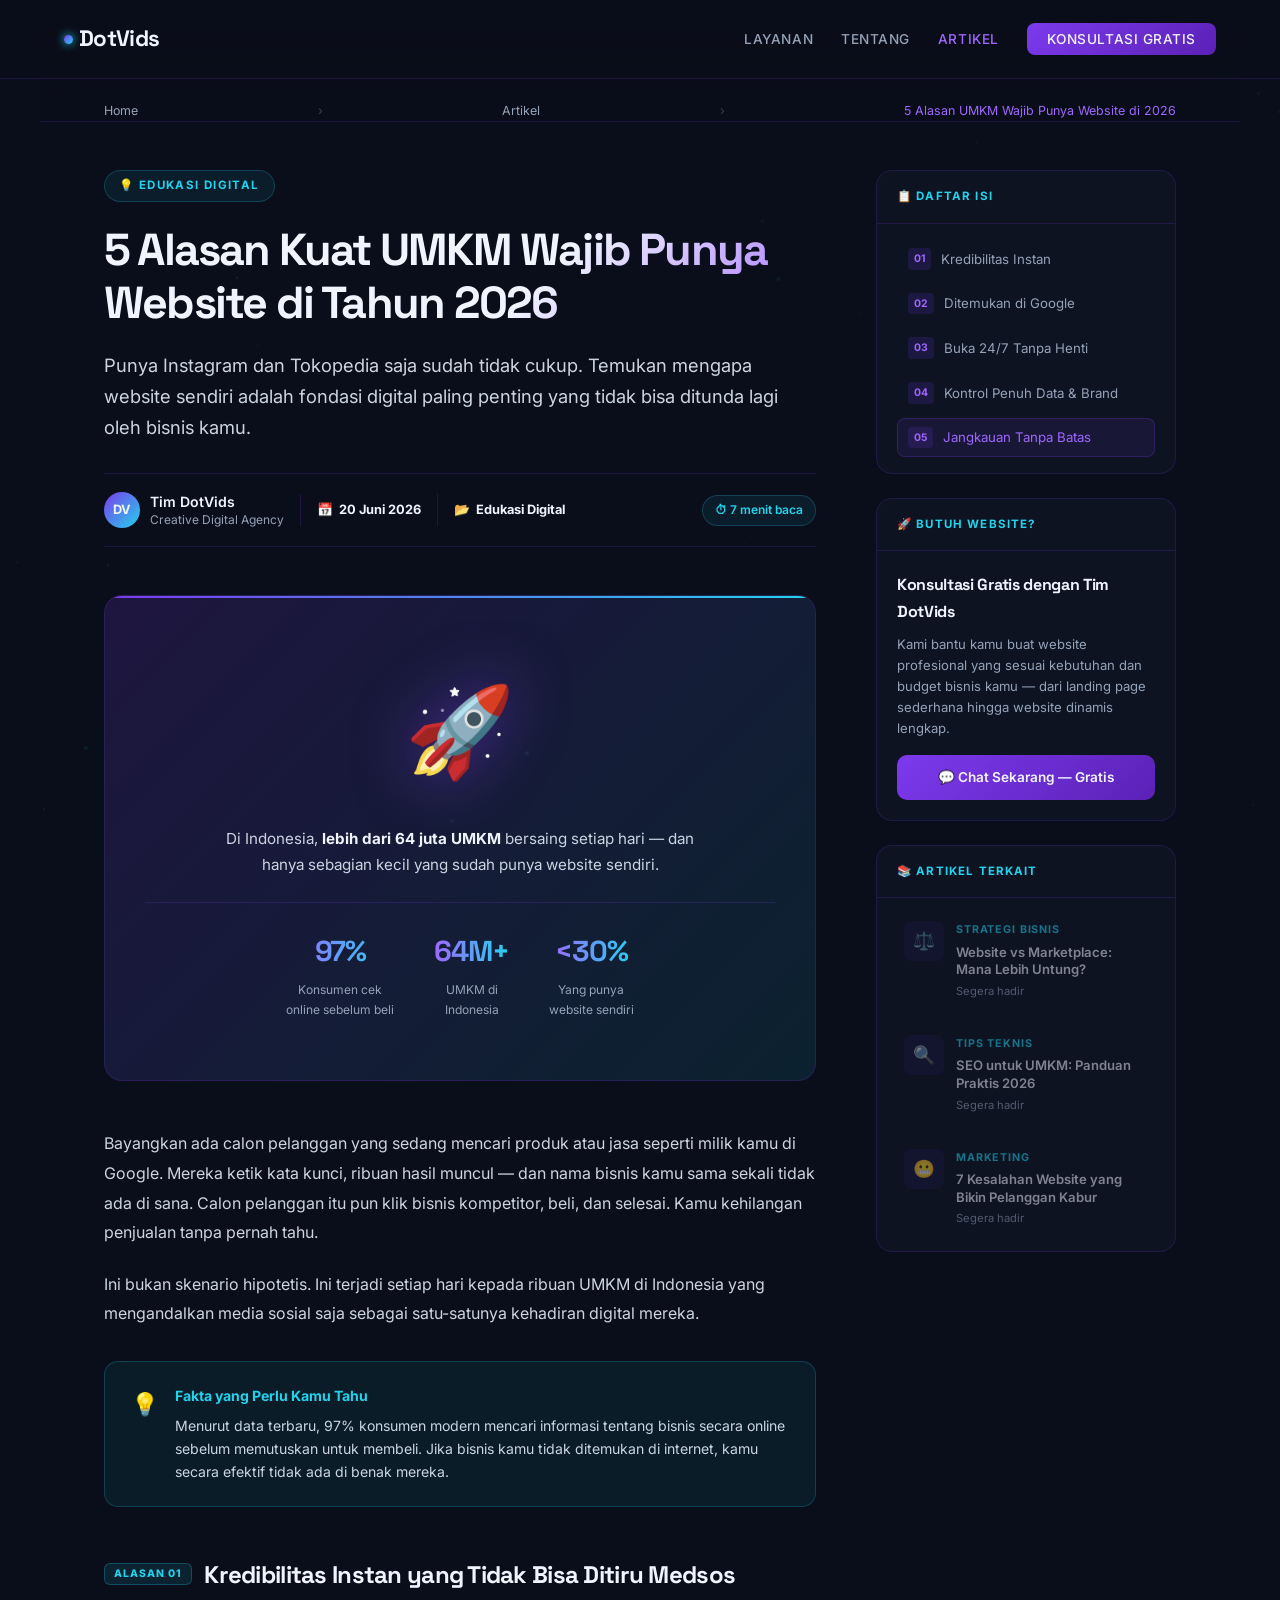
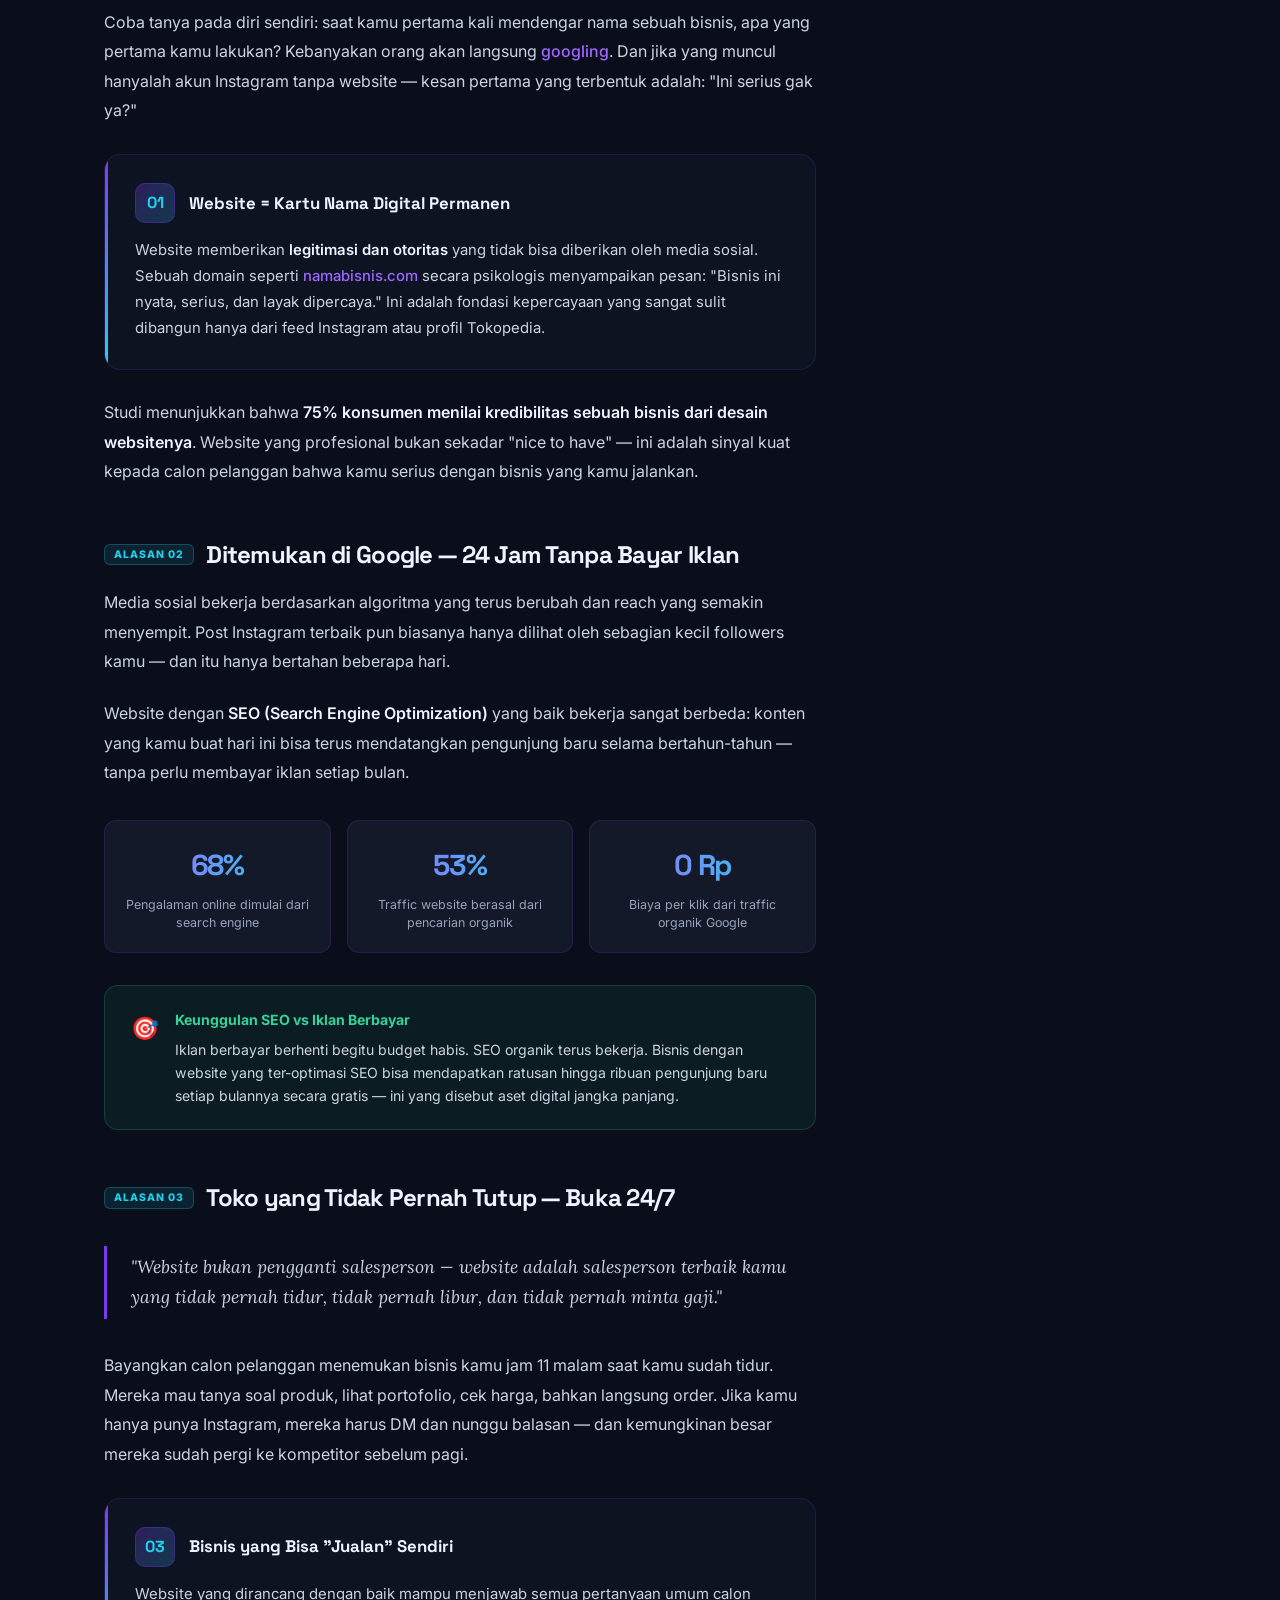
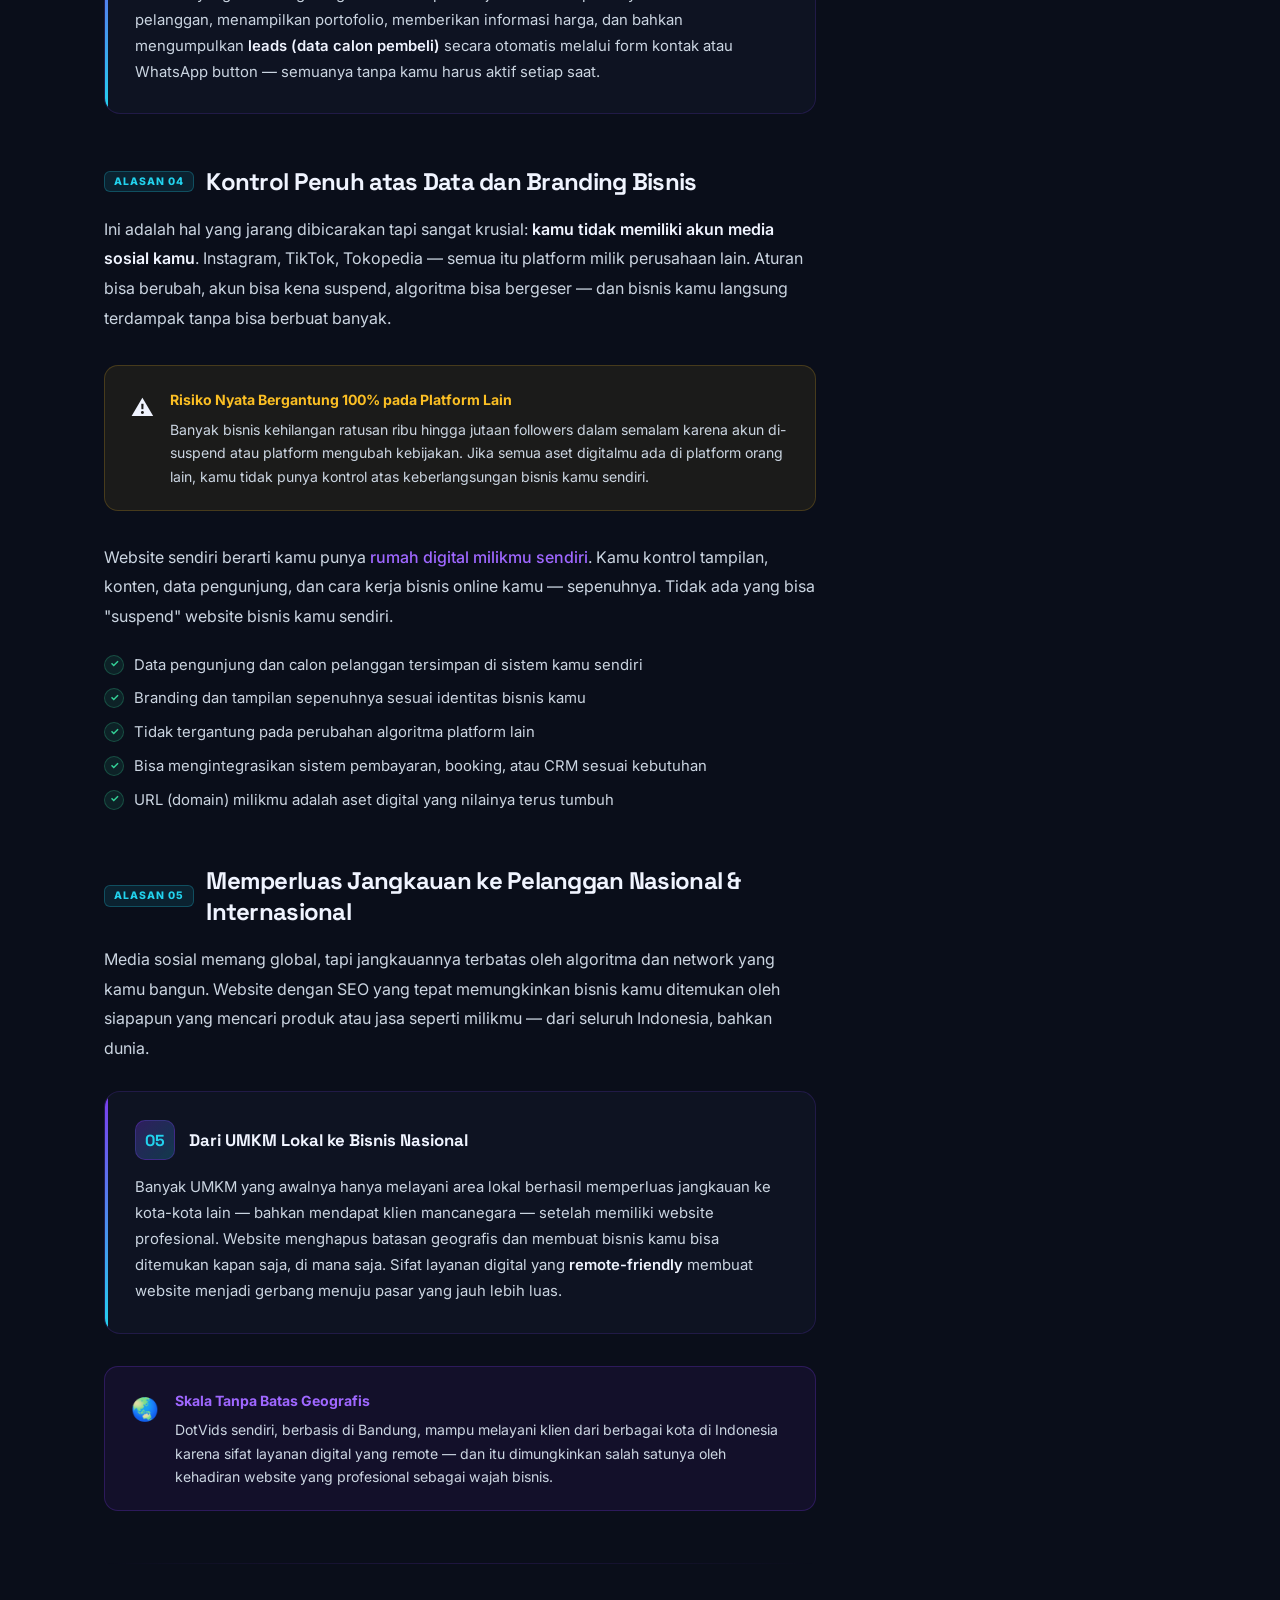
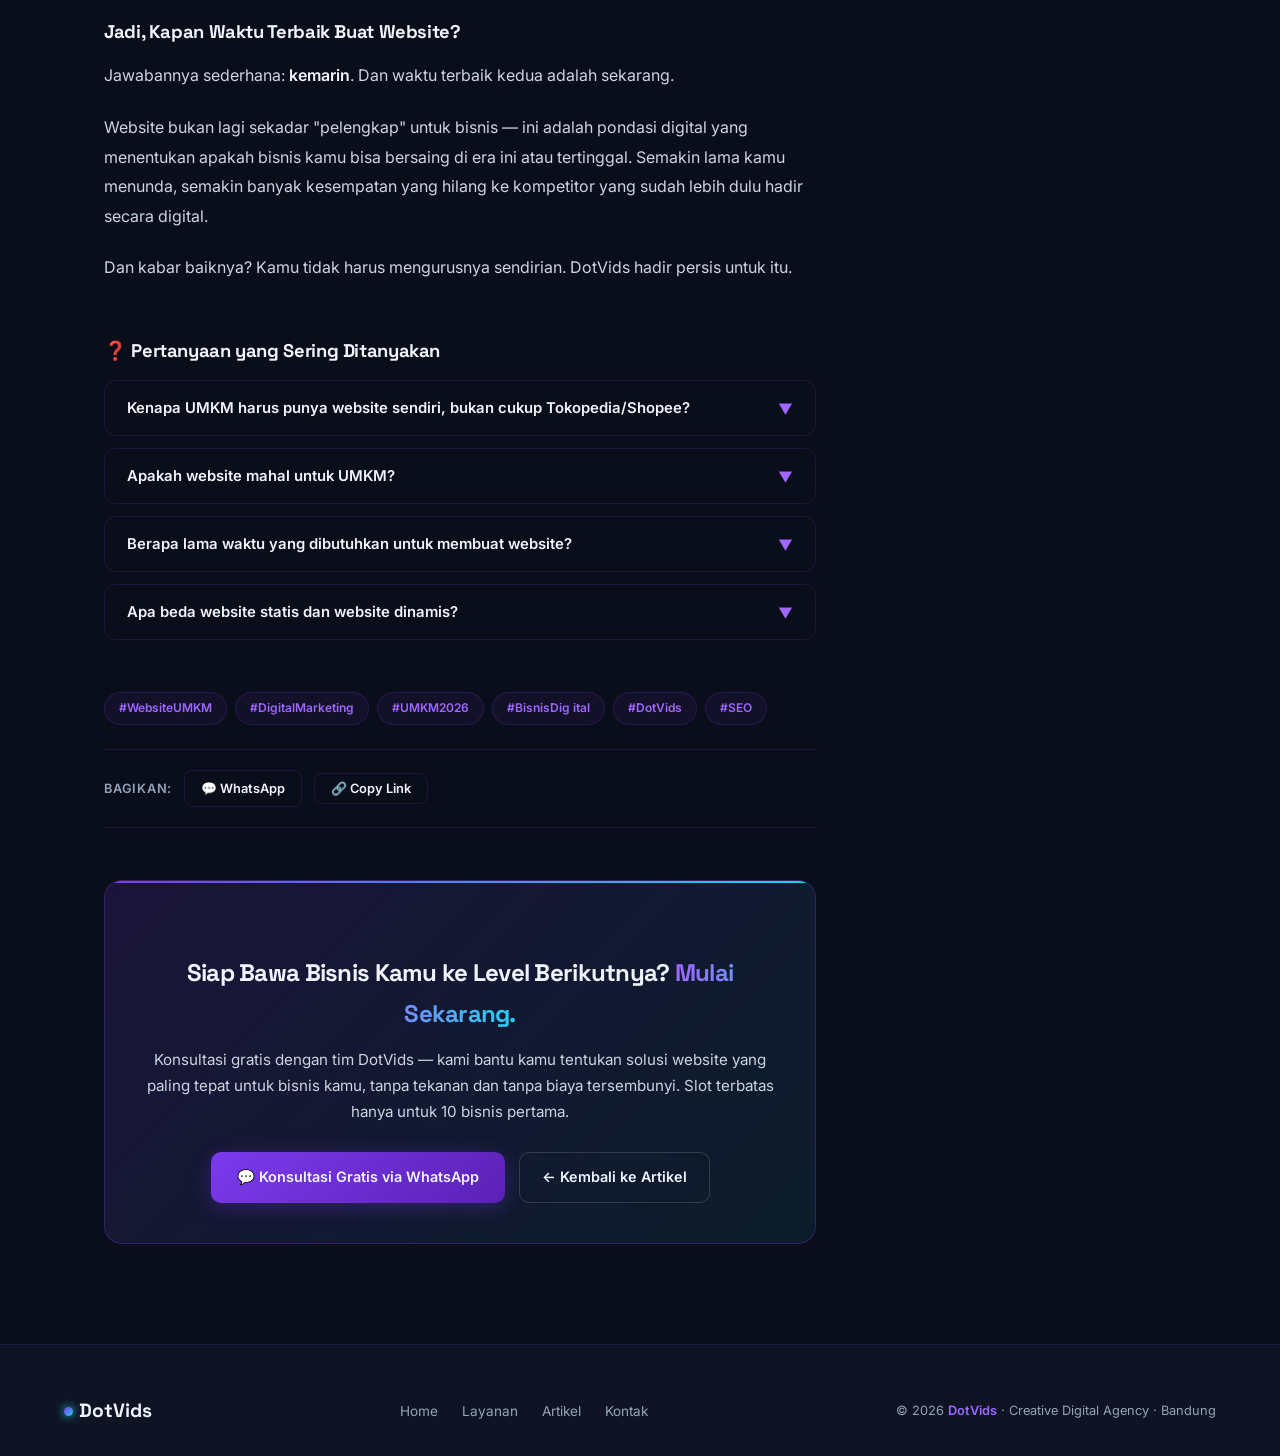
<file: artikel.html>
<!DOCTYPE html>
<html lang="id">
<head>
<meta charset="UTF-8">
<meta name="viewport" content="width=device-width, initial-scale=1.0">

<!-- ════════════════════════════════════════
     PRIMARY SEO META TAGS
════════════════════════════════════════ -->
<title>5 Alasan Kuat UMKM Wajib Punya Website di Tahun 2026 — DotVids</title>
<meta name="description" content="Punya Instagram saja tidak cukup di 2026. Temukan 5 alasan kuat mengapa website adalah investasi digital paling penting untuk UMKM dan bisnis kecil Indonesia sekarang.">
<meta name="keywords" content="website UMKM, alasan punya website, manfaat website bisnis, website untuk usaha kecil, digital marketing UMKM, website profesional Indonesia, DotVids, jasa website bandung">
<meta name="author" content="Tim DotVids">
<meta name="robots" content="index, follow, max-snippet:-1, max-image-preview:large, max-video-preview:-1">
<meta name="language" content="Indonesian">
<meta name="revisit-after" content="7 days">

<!-- ════════════════════════════════════════
     OPEN GRAPH (Facebook, WhatsApp, LinkedIn)
════════════════════════════════════════ -->
<meta property="og:type" content="article">
<meta property="og:title" content="5 Alasan Kuat UMKM Wajib Punya Website di Tahun 2026">
<meta property="og:description" content="Punya Instagram saja tidak cukup di 2026. Temukan 5 alasan kuat mengapa website adalah investasi digital paling penting untuk UMKM Indonesia.">
<meta property="og:url" content="https://dotvids.vercel.app/artikel/umkm-wajib-punya-website-2026">
<meta property="og:site_name" content="DotVids — Creative Digital Agency">
<meta property="og:locale" content="id_ID">
<meta property="article:published_time" content="2026-06-20T08:00:00+07:00">
<meta property="article:modified_time" content="2026-06-20T08:00:00+07:00">
<meta property="article:author" content="Tim DotVids">
<meta property="article:section" content="Edukasi Digital">
<meta property="article:tag" content="website">
<meta property="article:tag" content="UMKM">
<meta property="article:tag" content="digital marketing">

<!-- ════════════════════════════════════════
     TWITTER CARD
════════════════════════════════════════ -->
<meta name="twitter:card" content="summary_large_image">
<meta name="twitter:title" content="5 Alasan Kuat UMKM Wajib Punya Website di Tahun 2026">
<meta name="twitter:description" content="Punya Instagram saja tidak cukup di 2026. Temukan 5 alasan mengapa website adalah investasi terpenting untuk bisnis kamu.">
<meta name="twitter:site" content="@dotvids">

<!-- ════════════════════════════════════════
     CANONICAL
════════════════════════════════════════ -->
<link rel="canonical" href="https://dotvids.vercel.app/artikel/umkm-wajib-punya-website-2026">

<!-- ════════════════════════════════════════
     SCHEMA.ORG — Article (Rich Results)
════════════════════════════════════════ -->
<script type="application/ld+json">
{
  "@context": "https://schema.org",
  "@type": "Article",
  "headline": "5 Alasan Kuat UMKM Wajib Punya Website di Tahun 2026",
  "description": "Punya Instagram saja tidak cukup di 2026. Temukan 5 alasan kuat mengapa website adalah investasi digital paling penting untuk UMKM dan bisnis kecil Indonesia sekarang.",
  "image": "https://dotvids.vercel.app/og-artikel-1.jpg",
  "datePublished": "2026-06-20T08:00:00+07:00",
  "dateModified": "2026-06-20T08:00:00+07:00",
  "author": {
    "@type": "Organization",
    "name": "Tim DotVids",
    "url": "https://dotvids.vercel.app"
  },
  "publisher": {
    "@type": "Organization",
    "name": "DotVids",
    "logo": {
      "@type": "ImageObject",
      "url": "https://dotvids.vercel.app/logo.png"
    }
  },
  "mainEntityOfPage": {
    "@type": "WebPage",
    "@id": "https://dotvids.vercel.app/artikel/umkm-wajib-punya-website-2026"
  },
  "articleSection": "Edukasi Digital",
  "keywords": ["website UMKM", "manfaat website bisnis", "digital marketing UMKM", "website profesional"],
  "inLanguage": "id-ID",
  "wordCount": "1800",
  "timeRequired": "PT7M"
}
</script>

<!-- Schema: BreadcrumbList -->
<script type="application/ld+json">
{
  "@context": "https://schema.org",
  "@type": "BreadcrumbList",
  "itemListElement": [
    { "@type": "ListItem", "position": 1, "name": "Home", "item": "https://dotvids.vercel.app" },
    { "@type": "ListItem", "position": 2, "name": "Artikel", "item": "https://dotvids.vercel.app/artikel" },
    { "@type": "ListItem", "position": 3, "name": "5 Alasan UMKM Wajib Punya Website di 2026" }
  ]
}
</script>

<!-- Schema: FAQ (untuk Rich Results di Google) -->
<script type="application/ld+json">
{
  "@context": "https://schema.org",
  "@type": "FAQPage",
  "mainEntity": [
    {
      "@type": "Question",
      "name": "Kenapa UMKM harus punya website di 2026?",
      "acceptedAnswer": {
        "@type": "Answer",
        "text": "Di 2026, konsumen semakin terbiasa mencari produk dan jasa lewat Google sebelum membeli. Tanpa website, bisnis kamu tidak akan terindeks di search engine dan kehilangan calon pelanggan yang aktif mencari solusi kamu."
      }
    },
    {
      "@type": "Question",
      "name": "Apakah Instagram sudah cukup untuk jualan online?",
      "acceptedAnswer": {
        "@type": "Answer",
        "text": "Instagram membantu visibilitas, tapi tidak bisa menggantikan website. Website memberikan kredibilitas, SEO di Google, kontrol penuh atas data pelanggan, dan berfungsi 24 jam sebagai pusat informasi bisnis yang terpercaya."
      }
    },
    {
      "@type": "Question",
      "name": "Berapa biaya buat website untuk UMKM?",
      "acceptedAnswer": {
        "@type": "Answer",
        "text": "Biaya website UMKM sangat bervariasi. DotVids menawarkan paket website mulai dari yang terjangkau untuk UMKM hingga website dinamis lengkap. Konsultasi gratis tersedia untuk menentukan paket yang paling sesuai dengan kebutuhan dan budget bisnis kamu."
      }
    }
  ]
}
</script>

<link rel="preconnect" href="https://fonts.googleapis.com">
<link href="https://fonts.googleapis.com/css2?family=Space+Grotesk:wght@300;400;500;600;700&family=Inter:wght@300;400;500;600&family=Lora:ital,wght@0,400;0,600;1,400&display=swap" rel="stylesheet">

<style>
  *, *::before, *::after { box-sizing: border-box; margin: 0; padding: 0; }

  :root {
    --bg:        #0A0E1A;
    --bg2:       #0F1424;
    --bg3:       #141929;
    --violet:    #7C3AED;
    --violet-lt: #9F67FF;
    --cyan:      #22D3EE;
    --white:     #F0F4FF;
    --slate:     #94A3B8;
    --slate-lt:  #CBD5E1;
    --border:    rgba(124,58,237,0.18);
    --card-bg:   rgba(15,20,36,0.9);
    --glow-v:    rgba(124,58,237,0.35);
    --content-width: 740px;
  }

  html { scroll-behavior: smooth; }

  body {
    background: var(--bg);
    color: var(--white);
    font-family: 'Inter', sans-serif;
    line-height: 1.7;
    overflow-x: hidden;
  }

  #dotCanvas {
    position: fixed; top: 0; left: 0;
    width: 100%; height: 100%;
    pointer-events: none; z-index: 0; opacity: 0.2;
  }

  /* NAV */
  nav {
    position: fixed; top: 0; left: 0; right: 0; z-index: 100;
    padding: 20px 5%;
    display: flex; justify-content: space-between; align-items: center;
    background: rgba(10,14,26,0.8);
    backdrop-filter: blur(18px);
    border-bottom: 1px solid var(--border);
    transition: padding 0.3s;
  }

  .logo {
    font-family: 'Space Grotesk', sans-serif;
    font-weight: 700; font-size: 1.4rem;
    letter-spacing: -0.03em; color: var(--white);
    text-decoration: none; display: flex; align-items: center; gap: 6px;
  }

  .logo-dot {
    width: 9px; height: 9px; border-radius: 50%;
    background: linear-gradient(135deg, var(--violet), var(--cyan));
    box-shadow: 0 0 10px var(--cyan);
    animation: pulse-dot 2.5s infinite;
  }

  @keyframes pulse-dot {
    0%, 100% { transform: scale(1); box-shadow: 0 0 10px var(--cyan); }
    50% { transform: scale(1.5); box-shadow: 0 0 20px var(--cyan), 0 0 36px var(--violet-lt); }
  }

  .nav-links { display: flex; gap: 28px; list-style: none; align-items: center; }
  .nav-links a { color: var(--slate); text-decoration: none; font-size: 0.85rem; font-weight: 500; letter-spacing: 0.04em; text-transform: uppercase; transition: color 0.25s; }
  .nav-links a:hover { color: var(--cyan); }
  .nav-links a.active { color: var(--violet-lt); }
  .nav-cta { background: linear-gradient(135deg, var(--violet), #5B21B6); color: var(--white) !important; padding: 8px 20px; border-radius: 8px; transition: box-shadow 0.25s, transform 0.25s !important; }
  .nav-cta:hover { box-shadow: 0 0 20px var(--glow-v); transform: translateY(-1px); }

  /* LAYOUT */
  section { position: relative; z-index: 1; }
  .container { max-width: 1200px; margin: 0 auto; padding: 0 5%; }

  /* BREADCRUMB */
  .breadcrumb {
    position: relative; z-index: 1;
    padding: 100px 5% 0; max-width: 1200px; margin: 0 auto;
    display: flex; align-items: center; gap: 8px; flex-wrap: wrap;
    font-size: 0.78rem; color: var(--slate);
  }

  .breadcrumb a { color: var(--slate); text-decoration: none; transition: color 0.2s; }
  .breadcrumb a:hover { color: var(--cyan); }
  .breadcrumb .sep { color: rgba(148,163,184,0.35); }
  .breadcrumb .current { color: var(--violet-lt); }

  /* ARTICLE WRAPPER */
  .article-wrap {
    display: grid;
    grid-template-columns: 1fr 300px;
    gap: 60px;
    max-width: 1200px;
    margin: 0 auto;
    padding: 48px 5% 100px;
    position: relative; z-index: 1;
    align-items: start;
  }

  /* ARTICLE MAIN */
  article { min-width: 0; }

  /* ARTICLE HEADER */
  .article-category {
    display: inline-flex; align-items: center; gap: 7px;
    background: rgba(34,211,238,0.08); border: 1px solid rgba(34,211,238,0.2);
    color: var(--cyan); font-size: 0.72rem; font-weight: 700;
    letter-spacing: 0.12em; text-transform: uppercase;
    padding: 5px 14px; border-radius: 100px; margin-bottom: 22px;
  }

  .article-title {
    font-family: 'Space Grotesk', sans-serif;
    font-size: clamp(1.9rem, 3.5vw, 2.8rem);
    font-weight: 700; letter-spacing: -0.04em; line-height: 1.18;
    margin-bottom: 20px;
    background: linear-gradient(135deg, var(--white) 60%, var(--violet-lt));
    -webkit-background-clip: text; -webkit-text-fill-color: transparent; background-clip: text;
  }

  .article-subtitle {
    font-size: 1.15rem; color: var(--slate-lt); line-height: 1.7;
    margin-bottom: 30px; font-weight: 400;
  }

  .article-meta-bar {
    display: flex; align-items: center; gap: 16px; flex-wrap: wrap;
    padding: 18px 0; border-top: 1px solid var(--border); border-bottom: 1px solid var(--border);
    margin-bottom: 48px;
  }

  .meta-author { display: flex; align-items: center; gap: 10px; }
  .meta-avatar {
    width: 36px; height: 36px; border-radius: 50%;
    background: linear-gradient(135deg, var(--violet), var(--cyan));
    display: flex; align-items: center; justify-content: center;
    font-size: 0.8rem; font-weight: 700;
  }
  .meta-author-info { line-height: 1.3; }
  .meta-author-name { font-size: 0.88rem; font-weight: 600; }
  .meta-author-role { font-size: 0.75rem; color: var(--slate); }

  .meta-sep { width: 1px; height: 32px; background: var(--border); }

  .meta-item { display: flex; align-items: center; gap: 6px; font-size: 0.8rem; color: var(--slate); }
  .meta-item strong { color: var(--white); }

  .reading-badge {
    margin-left: auto; background: rgba(34,211,238,0.08);
    border: 1px solid rgba(34,211,238,0.2); color: var(--cyan);
    font-size: 0.75rem; font-weight: 600; padding: 4px 12px; border-radius: 100px;
    display: flex; align-items: center; gap: 6px;
  }

  /* PROGRESS BAR */
  #readProgress {
    position: fixed; top: 0; left: 0; z-index: 200;
    height: 3px; width: 0%;
    background: linear-gradient(90deg, var(--violet), var(--cyan));
    transition: width 0.1s linear;
    box-shadow: 0 0 8px var(--cyan);
  }

  /* ARTICLE HERO VISUAL */
  .article-hero-visual {
    background: linear-gradient(135deg, rgba(124,58,237,0.18) 0%, rgba(34,211,238,0.1) 100%);
    border: 1px solid var(--border);
    border-radius: 18px; padding: 60px 40px;
    text-align: center; margin-bottom: 48px;
    position: relative; overflow: hidden;
  }

  .article-hero-visual::before {
    content: ''; position: absolute; top: 0; left: 0; right: 0; height: 2px;
    background: linear-gradient(90deg, var(--violet), var(--cyan));
  }

  .hero-visual-emoji { font-size: 5.5rem; display: block; margin-bottom: 20px; filter: drop-shadow(0 0 30px rgba(124,58,237,0.5)); }

  .hero-visual-stats {
    display: flex; justify-content: center; gap: 40px; flex-wrap: wrap;
    margin-top: 24px; padding-top: 24px; border-top: 1px solid var(--border);
  }

  .hv-stat { text-align: center; }
  .hv-num {
    font-family: 'Space Grotesk', sans-serif; font-size: 1.8rem;
    font-weight: 700; letter-spacing: -0.04em;
    background: linear-gradient(90deg, var(--violet-lt), var(--cyan));
    -webkit-background-clip: text; -webkit-text-fill-color: transparent; background-clip: text;
  }
  .hv-label { font-size: 0.75rem; color: var(--slate); margin-top: 4px; }

  /* ARTICLE BODY */
  .article-body { font-family: 'Inter', sans-serif; }

  .article-body h2 {
    font-family: 'Space Grotesk', sans-serif;
    font-size: 1.5rem; font-weight: 700; letter-spacing: -0.03em;
    line-height: 1.3; margin: 52px 0 18px;
    color: var(--white);
    display: flex; align-items: center; gap: 12px;
  }

  .article-body h2::before {
    content: attr(data-n);
    font-size: 0.65rem; font-weight: 800; letter-spacing: 0.1em;
    color: var(--cyan); background: rgba(34,211,238,0.1);
    border: 1px solid rgba(34,211,238,0.25);
    padding: 3px 9px; border-radius: 6px; white-space: nowrap;
    font-family: 'Inter', sans-serif;
  }

  .article-body h3 {
    font-family: 'Space Grotesk', sans-serif;
    font-size: 1.15rem; font-weight: 700; letter-spacing: -0.02em;
    margin: 32px 0 14px; color: var(--white);
  }

  .article-body p {
    color: var(--slate-lt); font-size: 1rem; line-height: 1.85;
    margin-bottom: 22px;
  }

  .article-body strong { color: var(--white); font-weight: 600; }

  .article-body em { color: var(--violet-lt); font-style: normal; font-weight: 500; }

  /* CALLOUT BOXES */
  .callout {
    border-radius: 14px; padding: 22px 26px; margin: 32px 0;
    display: flex; gap: 16px; align-items: flex-start;
  }

  .callout-icon { font-size: 1.4rem; flex-shrink: 0; margin-top: 1px; }
  .callout-content { flex: 1; }
  .callout-title { font-weight: 700; font-size: 0.88rem; margin-bottom: 6px; }
  .callout-text { font-size: 0.88rem; line-height: 1.65; }

  .callout.info {
    background: rgba(34,211,238,0.07); border: 1px solid rgba(34,211,238,0.2);
  }
  .callout.info .callout-title { color: var(--cyan); }
  .callout.info .callout-text { color: var(--slate-lt); }

  .callout.warning {
    background: rgba(251,191,36,0.07); border: 1px solid rgba(251,191,36,0.2);
  }
  .callout.warning .callout-title { color: #FBBF24; }
  .callout.warning .callout-text { color: var(--slate-lt); }

  .callout.success {
    background: rgba(52,211,153,0.07); border: 1px solid rgba(52,211,153,0.2);
  }
  .callout.success .callout-title { color: #34D399; }
  .callout.success .callout-text { color: var(--slate-lt); }

  .callout.violet {
    background: rgba(124,58,237,0.08); border: 1px solid rgba(124,58,237,0.25);
  }
  .callout.violet .callout-title { color: var(--violet-lt); }
  .callout.violet .callout-text { color: var(--slate-lt); }

  /* POINT CARD */
  .point-card {
    background: var(--card-bg); border: 1px solid var(--border);
    border-radius: 16px; padding: 28px 30px; margin: 28px 0;
    position: relative; overflow: hidden;
    transition: border-color 0.3s, transform 0.3s;
  }

  .point-card:hover { border-color: rgba(124,58,237,0.35); transform: translateX(4px); }

  .point-card::before {
    content: ''; position: absolute; left: 0; top: 0; bottom: 0;
    width: 3px;
    background: linear-gradient(180deg, var(--violet), var(--cyan));
    border-radius: 3px 0 0 3px;
  }

  .point-header {
    display: flex; align-items: center; gap: 14px; margin-bottom: 14px;
  }

  .point-num {
    width: 40px; height: 40px; border-radius: 10px; flex-shrink: 0;
    background: linear-gradient(135deg, rgba(124,58,237,0.3), rgba(34,211,238,0.2));
    border: 1px solid rgba(124,58,237,0.3);
    display: flex; align-items: center; justify-content: center;
    font-family: 'Space Grotesk', sans-serif; font-size: 1rem; font-weight: 700; color: var(--cyan);
  }

  .point-title {
    font-family: 'Space Grotesk', sans-serif; font-size: 1.05rem; font-weight: 700;
  }

  .point-body { color: var(--slate-lt); font-size: 0.93rem; line-height: 1.75; }
  .point-body strong { color: var(--white); }

  /* STATS INLINE */
  .inline-stats {
    display: grid; grid-template-columns: repeat(3, 1fr); gap: 16px; margin: 32px 0;
  }

  .is-card {
    background: var(--bg3); border: 1px solid var(--border);
    border-radius: 12px; padding: 20px; text-align: center;
    transition: border-color 0.25s;
  }

  .is-card:hover { border-color: rgba(124,58,237,0.3); }

  .is-num {
    font-family: 'Space Grotesk', sans-serif; font-size: 1.8rem; font-weight: 700;
    letter-spacing: -0.04em;
    background: linear-gradient(90deg, var(--violet-lt), var(--cyan));
    -webkit-background-clip: text; -webkit-text-fill-color: transparent; background-clip: text;
    margin-bottom: 6px;
  }

  .is-label { font-size: 0.78rem; color: var(--slate); line-height: 1.45; }

  /* BLOCKQUOTE */
  .article-body blockquote {
    border-left: 3px solid var(--violet);
    padding: 6px 0 6px 24px; margin: 32px 0;
    font-family: 'Lora', serif; font-style: italic;
    font-size: 1.1rem; color: var(--slate-lt); line-height: 1.75;
  }

  /* CHECKLIST */
  .checklist { list-style: none; margin: 20px 0; display: flex; flex-direction: column; gap: 10px; }
  .checklist li {
    display: flex; align-items: flex-start; gap: 10px;
    font-size: 0.93rem; color: var(--slate-lt); line-height: 1.6;
  }
  .checklist li::before {
    content: '✓'; color: #34D399; font-weight: 700; font-size: 0.9rem;
    background: rgba(52,211,153,0.1); border: 1px solid rgba(52,211,153,0.25);
    border-radius: 50%; width: 20px; height: 20px;
    display: flex; align-items: center; justify-content: center;
    flex-shrink: 0; margin-top: 1px; font-size: 0.65rem;
  }

  /* ARTICLE DIVIDER */
  .article-divider {
    height: 1px; background: linear-gradient(90deg, transparent, var(--border), transparent);
    margin: 52px 0;
  }

  /* CTA BOX */
  .article-cta {
    background: linear-gradient(135deg, rgba(124,58,237,0.15) 0%, rgba(34,211,238,0.08) 100%);
    border: 1px solid rgba(124,58,237,0.3); border-radius: 18px;
    padding: 40px; text-align: center; margin: 52px 0 0;
    position: relative; overflow: hidden;
  }

  .article-cta::before {
    content: ''; position: absolute; top: 0; left: 0; right: 0; height: 2px;
    background: linear-gradient(90deg, var(--violet), var(--cyan));
  }

  .article-cta h3 {
    font-family: 'Space Grotesk', sans-serif;
    font-size: 1.5rem; font-weight: 700; margin-bottom: 12px; letter-spacing: -0.03em;
  }

  .gradient-text {
    background: linear-gradient(90deg, var(--violet-lt), var(--cyan));
    -webkit-background-clip: text; -webkit-text-fill-color: transparent; background-clip: text;
  }

  .article-cta p { color: var(--slate-lt); margin-bottom: 28px; font-size: 0.95rem; line-height: 1.7; }

  .cta-buttons { display: flex; gap: 14px; justify-content: center; flex-wrap: wrap; }

  .btn-primary {
    display: inline-flex; align-items: center; gap: 8px;
    background: linear-gradient(135deg, var(--violet), #5B21B6);
    color: var(--white); padding: 13px 26px; border-radius: 10px;
    font-weight: 600; font-size: 0.9rem; text-decoration: none;
    transition: box-shadow 0.3s, transform 0.3s;
    box-shadow: 0 4px 20px rgba(124,58,237,0.3);
  }

  .btn-primary:hover { transform: translateY(-2px); box-shadow: 0 8px 32px rgba(124,58,237,0.5); }

  .btn-outline {
    display: inline-flex; align-items: center; gap: 8px;
    background: transparent; color: var(--white); padding: 12px 22px; border-radius: 10px;
    font-weight: 600; font-size: 0.9rem; text-decoration: none;
    border: 1px solid rgba(255,255,255,0.15); transition: border-color 0.3s, color 0.3s;
  }

  .btn-outline:hover { border-color: var(--cyan); color: var(--cyan); }

  /* FAQ SECTION */
  .faq-section { margin: 52px 0; }

  .faq-title {
    font-family: 'Space Grotesk', sans-serif; font-size: 1.3rem; font-weight: 700;
    margin-bottom: 24px; letter-spacing: -0.02em;
  }

  .faq-item {
    border: 1px solid var(--border); border-radius: 12px; margin-bottom: 12px;
    overflow: hidden; transition: border-color 0.25s;
  }

  .faq-item.open { border-color: rgba(124,58,237,0.3); }

  .faq-q {
    width: 100%; text-align: left; background: transparent; border: none;
    padding: 18px 22px; cursor: pointer; color: var(--white);
    display: flex; justify-content: space-between; align-items: center; gap: 16px;
    font-family: 'Inter', sans-serif; font-size: 0.93rem; font-weight: 600;
    transition: background 0.25s;
  }

  .faq-q:hover { background: rgba(124,58,237,0.05); }

  .faq-chevron { font-size: 0.9rem; color: var(--violet-lt); transition: transform 0.3s; flex-shrink: 0; }
  .faq-item.open .faq-chevron { transform: rotate(180deg); }

  .faq-a {
    max-height: 0; overflow: hidden; transition: max-height 0.35s ease, padding 0.25s;
    padding: 0 22px; color: var(--slate-lt); font-size: 0.9rem; line-height: 1.7;
  }

  .faq-item.open .faq-a { max-height: 300px; padding: 0 22px 18px; }

  /* TAG SHARE */
  .article-tags { display: flex; gap: 8px; flex-wrap: wrap; margin: 36px 0 24px; }

  .art-tag {
    padding: 5px 14px; border-radius: 100px;
    background: rgba(124,58,237,0.08); border: 1px solid rgba(124,58,237,0.2);
    color: var(--violet-lt); font-size: 0.75rem; font-weight: 600;
  }

  .share-bar {
    display: flex; align-items: center; gap: 12px; padding: 20px 0;
    border-top: 1px solid var(--border); border-bottom: 1px solid var(--border);
  }

  .share-label { font-size: 0.8rem; color: var(--slate); font-weight: 600; text-transform: uppercase; letter-spacing: 0.06em; }

  .share-btn {
    display: flex; align-items: center; gap: 7px;
    padding: 7px 16px; border-radius: 8px; border: 1px solid var(--border);
    background: transparent; color: var(--white); font-size: 0.8rem; font-weight: 600;
    cursor: pointer; transition: all 0.25s; font-family: 'Inter', sans-serif;
    text-decoration: none;
  }

  .share-btn:hover { background: rgba(124,58,237,0.1); border-color: var(--violet); }
  .share-btn.wa:hover { background: rgba(37,211,102,0.1); border-color: #25D366; }

  /* ─── SIDEBAR ─── */
  .sidebar {
    position: sticky; top: 90px;
    display: flex; flex-direction: column; gap: 24px;
  }

  .sidebar-card {
    background: var(--card-bg); border: 1px solid var(--border);
    border-radius: 16px; overflow: hidden;
  }

  .sidebar-header {
    padding: 16px 20px; border-bottom: 1px solid var(--border);
    font-size: 0.72rem; font-weight: 700; letter-spacing: 0.1em;
    text-transform: uppercase; color: var(--cyan);
    display: flex; align-items: center; gap: 8px;
  }

  /* TOC */
  .toc-list { list-style: none; padding: 16px 20px; display: flex; flex-direction: column; gap: 6px; }

  .toc-item a {
    display: flex; align-items: center; gap: 10px;
    color: var(--slate); text-decoration: none; font-size: 0.83rem;
    padding: 7px 10px; border-radius: 8px; transition: all 0.2s;
    border: 1px solid transparent;
  }

  .toc-item a:hover {
    color: var(--white); background: rgba(124,58,237,0.08);
    border-color: rgba(124,58,237,0.15);
  }

  .toc-item a.toc-active {
    color: var(--violet-lt); background: rgba(124,58,237,0.1);
    border-color: rgba(124,58,237,0.25);
  }

  .toc-num {
    font-size: 0.65rem; font-weight: 700; color: var(--violet-lt);
    background: rgba(124,58,237,0.15); border-radius: 4px;
    padding: 2px 6px; flex-shrink: 0;
  }

  /* Sidebar CTA */
  .sidebar-cta-body { padding: 20px; }
  .sidebar-cta-body h4 {
    font-family: 'Space Grotesk', sans-serif; font-weight: 700;
    font-size: 1rem; margin-bottom: 8px; letter-spacing: -0.02em;
  }
  .sidebar-cta-body p { color: var(--slate); font-size: 0.82rem; line-height: 1.6; margin-bottom: 16px; }

  .btn-sidebar {
    display: block; text-align: center;
    background: linear-gradient(135deg, var(--violet), #5B21B6);
    color: var(--white); padding: 11px; border-radius: 10px;
    font-weight: 600; font-size: 0.85rem; text-decoration: none;
    transition: box-shadow 0.3s, transform 0.3s;
  }

  .btn-sidebar:hover { box-shadow: 0 6px 20px rgba(124,58,237,0.4); transform: translateY(-1px); }

  /* Related articles */
  .related-list { padding: 12px 16px; display: flex; flex-direction: column; gap: 12px; }

  .related-item {
    display: flex; gap: 12px; align-items: flex-start;
    text-decoration: none; color: inherit; padding: 10px;
    border-radius: 10px; transition: background 0.2s;
    border: 1px solid transparent;
  }

  .related-item:hover { background: rgba(124,58,237,0.06); border-color: var(--border); }

  .related-emoji {
    width: 40px; height: 40px; border-radius: 8px; flex-shrink: 0;
    background: rgba(124,58,237,0.12); display: flex; align-items: center; justify-content: center; font-size: 1.1rem;
  }

  .related-info { flex: 1; min-width: 0; }
  .related-cat { font-size: 0.67rem; font-weight: 700; letter-spacing: 0.08em; text-transform: uppercase; color: var(--cyan); margin-bottom: 4px; }
  .related-title { font-size: 0.82rem; font-weight: 600; line-height: 1.35; color: var(--white); }
  .related-coming { font-size: 0.7rem; color: var(--slate); margin-top: 3px; }

  /* FOOTER */
  footer {
    background: var(--bg2); border-top: 1px solid var(--border);
    padding: 50px 5% 28px; position: relative; z-index: 1;
  }

  .footer-inner {
    max-width: 1200px; margin: 0 auto;
    display: flex; justify-content: space-between; align-items: center;
    flex-wrap: wrap; gap: 16px;
  }

  .footer-logo { display: flex; align-items: center; gap: 6px; font-family: 'Space Grotesk', sans-serif; font-weight: 700; font-size: 1.2rem; color: var(--white); text-decoration: none; }
  .footer-links { display: flex; gap: 24px; }
  .footer-links a { color: var(--slate); text-decoration: none; font-size: 0.85rem; transition: color 0.2s; }
  .footer-links a:hover { color: var(--cyan); }
  .footer-copy { color: var(--slate); font-size: 0.8rem; }
  .footer-copy span { color: var(--violet-lt); font-weight: 600; }

  /* REVEAL */
  .reveal { opacity: 0; transform: translateY(24px); transition: opacity 0.6s ease, transform 0.6s ease; }
  .reveal.visible { opacity: 1; transform: translateY(0); }

  @media (max-width: 1024px) {
    .article-wrap { grid-template-columns: 1fr; }
    .sidebar { position: static; }
    .inline-stats { grid-template-columns: 1fr 1fr; }
  }

  @media (max-width: 600px) {
    .article-meta-bar { gap: 10px; }
    .meta-sep { display: none; }
    .reading-badge { margin-left: 0; }
    .hero-visual-stats { gap: 20px; }
    .inline-stats { grid-template-columns: 1fr; }
    .cta-buttons { flex-direction: column; }
  }

  @media (prefers-reduced-motion: reduce) {
    * { animation: none !important; transition: none !important; }
    .reveal { opacity: 1; transform: none; }
  }
</style>
</head>
<body>

<!-- READ PROGRESS -->
<div id="readProgress" role="progressbar" aria-label="Reading progress"></div>

<canvas id="dotCanvas"></canvas>

<!-- NAV -->
<nav id="navbar">
  <a href="index.html" class="logo">
    <span class="logo-dot"></span> DotVids
  </a>
  <ul class="nav-links" id="navLinks">
    <li><a href="index.html#services">Layanan</a></li>
    <li><a href="index.html#why">Tentang</a></li>
    <li><a href="artikel.html" class="active">Artikel</a></li>
    <li><a href="index.html#cta" class="nav-cta">Konsultasi Gratis</a></li>
  </ul>
</nav>

<!-- BREADCRUMB -->
<nav class="breadcrumb" aria-label="Breadcrumb">
  <a href="index.html">Home</a>
  <span class="sep">›</span>
  <a href="artikel.html">Artikel</a>
  <span class="sep">›</span>
  <span class="current">5 Alasan UMKM Wajib Punya Website di 2026</span>
</nav>

<!-- ARTICLE + SIDEBAR -->
<div class="article-wrap">

  <!-- MAIN ARTICLE -->
  <article itemscope itemtype="https://schema.org/Article">
    <meta itemprop="datePublished" content="2026-06-20">
    <meta itemprop="dateModified" content="2026-06-20">
    <meta itemprop="author" content="Tim DotVids">

    <!-- Header -->
    <header class="reveal">
      <div class="article-category">💡 Edukasi Digital</div>
      <h1 class="article-title" itemprop="headline">
        5 Alasan Kuat UMKM Wajib Punya Website di Tahun 2026
      </h1>
      <p class="article-subtitle">
        Punya Instagram dan Tokopedia saja sudah tidak cukup. Temukan mengapa website sendiri adalah fondasi digital paling penting yang tidak bisa ditunda lagi oleh bisnis kamu.
      </p>
      <div class="article-meta-bar">
        <div class="meta-author">
          <div class="meta-avatar">DV</div>
          <div class="meta-author-info">
            <div class="meta-author-name">Tim DotVids</div>
            <div class="meta-author-role">Creative Digital Agency</div>
          </div>
        </div>
        <div class="meta-sep"></div>
        <div class="meta-item">📅 <strong>20 Juni 2026</strong></div>
        <div class="meta-sep"></div>
        <div class="meta-item">📂 <strong>Edukasi Digital</strong></div>
        <div class="reading-badge">⏱ 7 menit baca</div>
      </div>
    </header>

    <!-- Hero Visual -->
    <div class="article-hero-visual reveal">
      <span class="hero-visual-emoji">🚀</span>
      <p style="color:var(--slate-lt);font-size:0.95rem;max-width:500px;margin:0 auto;">
        Di Indonesia, <strong style="color:var(--white)">lebih dari 64 juta UMKM</strong> bersaing setiap hari — dan hanya sebagian kecil yang sudah punya website sendiri.
      </p>
      <div class="hero-visual-stats">
        <div class="hv-stat">
          <div class="hv-num">97%</div>
          <div class="hv-label">Konsumen cek<br>online sebelum beli</div>
        </div>
        <div class="hv-stat">
          <div class="hv-num">64M+</div>
          <div class="hv-label">UMKM di<br>Indonesia</div>
        </div>
        <div class="hv-stat">
          <div class="hv-num">&lt;30%</div>
          <div class="hv-label">Yang punya<br>website sendiri</div>
        </div>
      </div>
    </div>

    <!-- Article Body -->
    <div class="article-body" id="articleBody" itemprop="articleBody">

      <div class="reveal">
        <p>
          Bayangkan ada calon pelanggan yang sedang mencari produk atau jasa seperti milik kamu di Google. Mereka ketik kata kunci, ribuan hasil muncul — dan nama bisnis kamu sama sekali tidak ada di sana. Calon pelanggan itu pun klik bisnis kompetitor, beli, dan selesai. Kamu kehilangan penjualan tanpa pernah tahu.
        </p>
        <p>
          Ini bukan skenario hipotetis. Ini terjadi setiap hari kepada ribuan UMKM di Indonesia yang mengandalkan media sosial saja sebagai satu-satunya kehadiran digital mereka.
        </p>

        <div class="callout info">
          <span class="callout-icon">💡</span>
          <div class="callout-content">
            <div class="callout-title">Fakta yang Perlu Kamu Tahu</div>
            <div class="callout-text">
              Menurut data terbaru, 97% konsumen modern mencari informasi tentang bisnis secara online sebelum memutuskan untuk membeli. Jika bisnis kamu tidak ditemukan di internet, kamu secara efektif tidak ada di benak mereka.
            </div>
          </div>
        </div>
      </div>

      <!-- ALASAN 1 -->
      <h2 id="alasan-1" data-n="ALASAN 01" class="reveal">Kredibilitas Instan yang Tidak Bisa Ditiru Medsos</h2>

      <div class="reveal">
        <p>
          Coba tanya pada diri sendiri: saat kamu pertama kali mendengar nama sebuah bisnis, apa yang pertama kamu lakukan? Kebanyakan orang akan langsung <em>googling</em>. Dan jika yang muncul hanyalah akun Instagram tanpa website — kesan pertama yang terbentuk adalah: "Ini serius gak ya?"
        </p>

        <div class="point-card">
          <div class="point-header">
            <div class="point-num">01</div>
            <div class="point-title">Website = Kartu Nama Digital Permanen</div>
          </div>
          <div class="point-body">
            Website memberikan <strong>legitimasi dan otoritas</strong> yang tidak bisa diberikan oleh media sosial. Sebuah domain seperti <em>namabisnis.com</em> secara psikologis menyampaikan pesan: "Bisnis ini nyata, serius, dan layak dipercaya." Ini adalah fondasi kepercayaan yang sangat sulit dibangun hanya dari feed Instagram atau profil Tokopedia.
          </div>
        </div>

        <p>
          Studi menunjukkan bahwa <strong>75% konsumen menilai kredibilitas sebuah bisnis dari desain websitenya</strong>. Website yang profesional bukan sekadar "nice to have" — ini adalah sinyal kuat kepada calon pelanggan bahwa kamu serius dengan bisnis yang kamu jalankan.
        </p>
      </div>

      <!-- ALASAN 2 -->
      <h2 id="alasan-2" data-n="ALASAN 02" class="reveal">Ditemukan di Google — 24 Jam Tanpa Bayar Iklan</h2>

      <div class="reveal">
        <p>
          Media sosial bekerja berdasarkan algoritma yang terus berubah dan reach yang semakin menyempit. Post Instagram terbaik pun biasanya hanya dilihat oleh sebagian kecil followers kamu — dan itu hanya bertahan beberapa hari.
        </p>
        <p>
          Website dengan <strong>SEO (Search Engine Optimization)</strong> yang baik bekerja sangat berbeda: konten yang kamu buat hari ini bisa terus mendatangkan pengunjung baru selama bertahun-tahun — tanpa perlu membayar iklan setiap bulan.
        </p>

        <div class="inline-stats">
          <div class="is-card">
            <div class="is-num">68%</div>
            <div class="is-label">Pengalaman online dimulai dari search engine</div>
          </div>
          <div class="is-card">
            <div class="is-num">53%</div>
            <div class="is-label">Traffic website berasal dari pencarian organik</div>
          </div>
          <div class="is-card">
            <div class="is-num">0 Rp</div>
            <div class="is-label">Biaya per klik dari traffic organik Google</div>
          </div>
        </div>

        <div class="callout success">
          <span class="callout-icon">🎯</span>
          <div class="callout-content">
            <div class="callout-title">Keunggulan SEO vs Iklan Berbayar</div>
            <div class="callout-text">
              Iklan berbayar berhenti begitu budget habis. SEO organik terus bekerja. Bisnis dengan website yang ter-optimasi SEO bisa mendapatkan ratusan hingga ribuan pengunjung baru setiap bulannya secara gratis — ini yang disebut aset digital jangka panjang.
            </div>
          </div>
        </div>
      </div>

      <!-- ALASAN 3 -->
      <h2 id="alasan-3" data-n="ALASAN 03" class="reveal">Toko yang Tidak Pernah Tutup — Buka 24/7</h2>

      <div class="reveal">
        <blockquote>
          "Website bukan pengganti salesperson — website adalah salesperson terbaik kamu yang tidak pernah tidur, tidak pernah libur, dan tidak pernah minta gaji."
        </blockquote>

        <p>
          Bayangkan calon pelanggan menemukan bisnis kamu jam 11 malam saat kamu sudah tidur. Mereka mau tanya soal produk, lihat portofolio, cek harga, bahkan langsung order. Jika kamu hanya punya Instagram, mereka harus DM dan nunggu balasan — dan kemungkinan besar mereka sudah pergi ke kompetitor sebelum pagi.
        </p>

        <div class="point-card">
          <div class="point-header">
            <div class="point-num">03</div>
            <div class="point-title">Bisnis yang Bisa "Jualan" Sendiri</div>
          </div>
          <div class="point-body">
            Website yang dirancang dengan baik mampu menjawab semua pertanyaan umum calon pelanggan, menampilkan portofolio, memberikan informasi harga, dan bahkan mengumpulkan <strong>leads (data calon pembeli)</strong> secara otomatis melalui form kontak atau WhatsApp button — semuanya tanpa kamu harus aktif setiap saat.
          </div>
        </div>
      </div>

      <!-- ALASAN 4 -->
      <h2 id="alasan-4" data-n="ALASAN 04" class="reveal">Kontrol Penuh atas Data dan Branding Bisnis</h2>

      <div class="reveal">
        <p>
          Ini adalah hal yang jarang dibicarakan tapi sangat krusial: <strong>kamu tidak memiliki akun media sosial kamu</strong>. Instagram, TikTok, Tokopedia — semua itu platform milik perusahaan lain. Aturan bisa berubah, akun bisa kena suspend, algoritma bisa bergeser — dan bisnis kamu langsung terdampak tanpa bisa berbuat banyak.
        </p>

        <div class="callout warning">
          <span class="callout-icon">⚠️</span>
          <div class="callout-content">
            <div class="callout-title">Risiko Nyata Bergantung 100% pada Platform Lain</div>
            <div class="callout-text">
              Banyak bisnis kehilangan ratusan ribu hingga jutaan followers dalam semalam karena akun di-suspend atau platform mengubah kebijakan. Jika semua aset digitalmu ada di platform orang lain, kamu tidak punya kontrol atas keberlangsungan bisnis kamu sendiri.
            </div>
          </div>
        </div>

        <p>
          Website sendiri berarti kamu punya <em>rumah digital milikmu sendiri</em>. Kamu kontrol tampilan, konten, data pengunjung, dan cara kerja bisnis online kamu — sepenuhnya. Tidak ada yang bisa "suspend" website bisnis kamu sendiri.
        </p>

        <ul class="checklist">
          <li>Data pengunjung dan calon pelanggan tersimpan di sistem kamu sendiri</li>
          <li>Branding dan tampilan sepenuhnya sesuai identitas bisnis kamu</li>
          <li>Tidak tergantung pada perubahan algoritma platform lain</li>
          <li>Bisa mengintegrasikan sistem pembayaran, booking, atau CRM sesuai kebutuhan</li>
          <li>URL (domain) milikmu adalah aset digital yang nilainya terus tumbuh</li>
        </ul>
      </div>

      <!-- ALASAN 5 -->
      <h2 id="alasan-5" data-n="ALASAN 05" class="reveal">Memperluas Jangkauan ke Pelanggan Nasional & Internasional</h2>

      <div class="reveal">
        <p>
          Media sosial memang global, tapi jangkauannya terbatas oleh algoritma dan network yang kamu bangun. Website dengan SEO yang tepat memungkinkan bisnis kamu ditemukan oleh siapapun yang mencari produk atau jasa seperti milikmu — dari seluruh Indonesia, bahkan dunia.
        </p>

        <div class="point-card">
          <div class="point-header">
            <div class="point-num">05</div>
            <div class="point-title">Dari UMKM Lokal ke Bisnis Nasional</div>
          </div>
          <div class="point-body">
            Banyak UMKM yang awalnya hanya melayani area lokal berhasil memperluas jangkauan ke kota-kota lain — bahkan mendapat klien mancanegara — setelah memiliki website profesional. Website menghapus batasan geografis dan membuat bisnis kamu bisa ditemukan kapan saja, di mana saja. Sifat layanan digital yang <strong>remote-friendly</strong> membuat website menjadi gerbang menuju pasar yang jauh lebih luas.
          </div>
        </div>

        <div class="callout violet">
          <span class="callout-icon">🌏</span>
          <div class="callout-content">
            <div class="callout-title">Skala Tanpa Batas Geografis</div>
            <div class="callout-text">
              DotVids sendiri, berbasis di Bandung, mampu melayani klien dari berbagai kota di Indonesia karena sifat layanan digital yang remote — dan itu dimungkinkan salah satunya oleh kehadiran website yang profesional sebagai wajah bisnis.
            </div>
          </div>
        </div>
      </div>

      <div class="article-divider reveal"></div>

      <!-- KESIMPULAN -->
      <div class="reveal">
        <h3>Jadi, Kapan Waktu Terbaik Buat Website?</h3>
        <p>
          Jawabannya sederhana: <strong>kemarin</strong>. Dan waktu terbaik kedua adalah sekarang.
        </p>
        <p>
          Website bukan lagi sekadar "pelengkap" untuk bisnis — ini adalah pondasi digital yang menentukan apakah bisnis kamu bisa bersaing di era ini atau tertinggal. Semakin lama kamu menunda, semakin banyak kesempatan yang hilang ke kompetitor yang sudah lebih dulu hadir secara digital.
        </p>
        <p>
          Dan kabar baiknya? Kamu tidak harus mengurusnya sendirian. DotVids hadir persis untuk itu.
        </p>
      </div>

      <!-- FAQ -->
      <div class="faq-section reveal">
        <h3 class="faq-title">❓ Pertanyaan yang Sering Ditanyakan</h3>

        <div class="faq-item">
          <button class="faq-q" onclick="toggleFaq(this)" aria-expanded="false">
            Kenapa UMKM harus punya website sendiri, bukan cukup Tokopedia/Shopee?
            <span class="faq-chevron">▼</span>
          </button>
          <div class="faq-a">
            Marketplace seperti Tokopedia bagus untuk jualan, tapi kamu tidak punya kontrol penuh — ada biaya komisi, persaingan langsung dengan ratusan seller lain di halaman yang sama, dan aturan yang bisa berubah kapan saja. Website sendiri adalah aset digital milik kamu sepenuhnya, dengan branding yang konsisten dan tidak perlu bersaing di halaman yang sama dengan kompetitor.
          </div>
        </div>

        <div class="faq-item">
          <button class="faq-q" onclick="toggleFaq(this)" aria-expanded="false">
            Apakah website mahal untuk UMKM?
            <span class="faq-chevron">▼</span>
          </button>
          <div class="faq-a">
            Website profesional sebenarnya jauh lebih terjangkau dibanding yang banyak orang bayangkan, terutama jika dibandingkan dengan ROI jangka panjangnya. DotVids menawarkan berbagai paket mulai dari website statis sederhana hingga website dinamis — dengan harga yang transparan dan disesuaikan dengan kebutuhan UMKM. Konsultasi gratis tersedia untuk membantu kamu menentukan pilihan terbaik.
          </div>
        </div>

        <div class="faq-item">
          <button class="faq-q" onclick="toggleFaq(this)" aria-expanded="false">
            Berapa lama waktu yang dibutuhkan untuk membuat website?
            <span class="faq-chevron">▼</span>
          </button>
          <div class="faq-a">
            Tergantung kompleksitasnya. Website statis (landing page / company profile) biasanya bisa selesai dalam hitungan hari. Website dinamis dengan fitur lebih lengkap membutuhkan waktu lebih — tapi selalu ada timeline yang jelas dan transparan di awal, sehingga kamu tahu kapan bisnis kamu siap go-digital.
          </div>
        </div>

        <div class="faq-item">
          <button class="faq-q" onclick="toggleFaq(this)" aria-expanded="false">
            Apa beda website statis dan website dinamis?
            <span class="faq-chevron">▼</span>
          </button>
          <div class="faq-a">
            Website statis cocok untuk company profile atau landing page yang tidak perlu sering diupdate — loading cepat, ringan, dan ideal untuk membangun kredibilitas awal. Website dinamis punya sistem manajemen konten (CMS) yang memungkinkan kamu update produk, artikel, atau informasi kapan saja tanpa perlu coding — cocok untuk bisnis yang berkembang dan butuh fleksibilitas lebih.
          </div>
        </div>
      </div>

      <!-- TAGS & SHARE -->
      <div class="article-tags reveal">
        <span class="art-tag">#WebsiteUMKM</span>
        <span class="art-tag">#DigitalMarketing</span>
        <span class="art-tag">#UMKM2026</span>
        <span class="art-tag">#BisnisDig ital</span>
        <span class="art-tag">#DotVids</span>
        <span class="art-tag">#SEO</span>
      </div>

      <div class="share-bar reveal">
        <span class="share-label">Bagikan:</span>
        <a class="share-btn wa" href="https://wa.me/?text=5+Alasan+UMKM+Wajib+Punya+Website+di+2026%20https://dotvids.vercel.app/artikel/umkm-wajib-punya-website-2026" target="_blank" rel="noopener noreferrer">
          💬 WhatsApp
        </a>
        <button class="share-btn" onclick="copyLink()">🔗 Copy Link</button>
      </div>

      <!-- CTA -->
      <div class="article-cta reveal">
        <h3>Siap Bawa Bisnis Kamu ke Level Berikutnya? <span class="gradient-text">Mulai Sekarang.</span></h3>
        <p>Konsultasi gratis dengan tim DotVids — kami bantu kamu tentukan solusi website yang paling tepat untuk bisnis kamu, tanpa tekanan dan tanpa biaya tersembunyi. Slot terbatas hanya untuk 10 bisnis pertama.</p>
        <div class="cta-buttons">
          <a href="https://wa.me/6281563874093?text=Halo%20DotVids%2C%20saya%20baca%20artikel%20tentang%20website%20UMKM%20dan%20ingin%20konsultasi%20gratis" class="btn-primary" target="_blank">
            💬 Konsultasi Gratis via WhatsApp
          </a>
          <a href="artikel.html" class="btn-outline">
            ← Kembali ke Artikel
          </a>
        </div>
      </div>

    </div>
  </article>

  <!-- SIDEBAR -->
  <aside class="sidebar">

    <!-- TOC -->
    <div class="sidebar-card reveal">
      <div class="sidebar-header">📋 Daftar Isi</div>
      <ul class="toc-list">
        <li class="toc-item">
          <a href="#alasan-1" id="toc-1">
            <span class="toc-num">01</span> Kredibilitas Instan
          </a>
        </li>
        <li class="toc-item">
          <a href="#alasan-2" id="toc-2">
            <span class="toc-num">02</span> Ditemukan di Google
          </a>
        </li>
        <li class="toc-item">
          <a href="#alasan-3" id="toc-3">
            <span class="toc-num">03</span> Buka 24/7 Tanpa Henti
          </a>
        </li>
        <li class="toc-item">
          <a href="#alasan-4" id="toc-4">
            <span class="toc-num">04</span> Kontrol Penuh Data & Brand
          </a>
        </li>
        <li class="toc-item">
          <a href="#alasan-5" id="toc-5">
            <span class="toc-num">05</span> Jangkauan Tanpa Batas
          </a>
        </li>
      </ul>
    </div>

    <!-- Sidebar CTA -->
    <div class="sidebar-card reveal">
      <div class="sidebar-header">🚀 Butuh Website?</div>
      <div class="sidebar-cta-body">
        <h4>Konsultasi Gratis dengan Tim DotVids</h4>
        <p>Kami bantu kamu buat website profesional yang sesuai kebutuhan dan budget bisnis kamu — dari landing page sederhana hingga website dinamis lengkap.</p>
        <a href="https://wa.me/6281563874093?text=Halo%20DotVids%2C%20saya%20ingin%20konsultasi%20gratis%20untuk%20website%20bisnis" class="btn-sidebar" target="_blank">
          💬 Chat Sekarang — Gratis
        </a>
      </div>
    </div>

    <!-- Related -->
    <div class="sidebar-card reveal">
      <div class="sidebar-header">📚 Artikel Terkait</div>
      <div class="related-list">
        <a href="#" class="related-item" style="opacity:0.5;pointer-events:none;">
          <div class="related-emoji">⚖️</div>
          <div class="related-info">
            <div class="related-cat">Strategi Bisnis</div>
            <div class="related-title">Website vs Marketplace: Mana Lebih Untung?</div>
            <div class="related-coming">Segera hadir</div>
          </div>
        </a>
        <a href="#" class="related-item" style="opacity:0.5;pointer-events:none;">
          <div class="related-emoji">🔍</div>
          <div class="related-info">
            <div class="related-cat">Tips Teknis</div>
            <div class="related-title">SEO untuk UMKM: Panduan Praktis 2026</div>
            <div class="related-coming">Segera hadir</div>
          </div>
        </a>
        <a href="#" class="related-item" style="opacity:0.5;pointer-events:none;">
          <div class="related-emoji">😬</div>
          <div class="related-info">
            <div class="related-cat">Marketing</div>
            <div class="related-title">7 Kesalahan Website yang Bikin Pelanggan Kabur</div>
            <div class="related-coming">Segera hadir</div>
          </div>
        </a>
      </div>
    </div>

  </aside>
</div>

<!-- FOOTER -->
<footer>
  <div class="footer-inner">
    <a href="index.html" class="footer-logo">
      <span class="logo-dot"></span> DotVids
    </a>
    <div class="footer-links">
      <a href="index.html">Home</a>
      <a href="index.html#services">Layanan</a>
      <a href="artikel.html">Artikel</a>
      <a href="https://wa.me/6281563874093">Kontak</a>
    </div>
    <p class="footer-copy">© 2026 <span>DotVids</span> · Creative Digital Agency · Bandung</p>
  </div>
</footer>

<script>
// CANVAS
const canvas = document.getElementById('dotCanvas');
const ctx = canvas.getContext('2d');
let dots = [];

function resize() { canvas.width = window.innerWidth; canvas.height = window.innerHeight; }

function initDots() {
  dots = [];
  for (let i = 0; i < 35; i++) {
    dots.push({
      x: Math.random() * canvas.width, y: Math.random() * canvas.height,
      r: Math.random() * 1.5 + 0.6,
      vx: (Math.random() - 0.5) * 0.3, vy: (Math.random() - 0.5) * 0.3,
      color: Math.random() > 0.5 ? '#7C3AED' : '#22D3EE',
    });
  }
}

function drawDots() {
  ctx.clearRect(0, 0, canvas.width, canvas.height);
  for (let i = 0; i < dots.length; i++) {
    for (let j = i + 1; j < dots.length; j++) {
      const dx = dots[i].x - dots[j].x, dy = dots[i].y - dots[j].y;
      const dist = Math.sqrt(dx*dx + dy*dy);
      if (dist < 120) {
        ctx.beginPath(); ctx.moveTo(dots[i].x, dots[i].y); ctx.lineTo(dots[j].x, dots[j].y);
        ctx.strokeStyle = `rgba(124,58,237,${0.1*(1-dist/120)})`; ctx.lineWidth = 0.5; ctx.stroke();
      }
    }
  }
  for (const d of dots) {
    ctx.beginPath(); ctx.arc(d.x, d.y, d.r, 0, Math.PI*2);
    ctx.fillStyle = d.color + '66'; ctx.fill();
    d.x += d.vx; d.y += d.vy;
    if (d.x < 0 || d.x > canvas.width) d.vx *= -1;
    if (d.y < 0 || d.y > canvas.height) d.vy *= -1;
  }
  requestAnimationFrame(drawDots);
}

resize(); initDots(); drawDots();
window.addEventListener('resize', () => { resize(); initDots(); });

// READ PROGRESS
const progressBar = document.getElementById('readProgress');
window.addEventListener('scroll', () => {
  const body = document.getElementById('articleBody');
  if (!body) return;
  const rect = body.getBoundingClientRect();
  const bodyH = body.offsetHeight;
  const scrolled = window.scrollY - (body.offsetTop);
  const pct = Math.min(Math.max((scrolled / bodyH) * 100, 0), 100);
  progressBar.style.width = pct + '%';

  // Nav scroll
  document.getElementById('navbar').style.padding = window.scrollY > 40 ? '14px 5%' : '20px 5%';

  // TOC active
  const headings = ['alasan-1','alasan-2','alasan-3','alasan-4','alasan-5'];
  let active = null;
  headings.forEach(id => {
    const el = document.getElementById(id);
    if (el && el.getBoundingClientRect().top < 150) active = id;
  });
  if (active) {
    document.querySelectorAll('.toc-item a').forEach(a => a.classList.remove('toc-active'));
    const num = active.split('-')[1];
    const toc = document.getElementById('toc-' + num);
    if (toc) toc.classList.add('toc-active');
  }
});

// REVEAL
const reveals = document.querySelectorAll('.reveal');
const obs = new IntersectionObserver((entries) => {
  entries.forEach((e, i) => {
    if (e.isIntersecting) {
      setTimeout(() => e.target.classList.add('visible'), i * 60);
      obs.unobserve(e.target);
    }
  });
}, { threshold: 0.08 });
reveals.forEach(el => obs.observe(el));

// FAQ
function toggleFaq(btn) {
  const item = btn.closest('.faq-item');
  const isOpen = item.classList.contains('open');
  document.querySelectorAll('.faq-item').forEach(f => f.classList.remove('open'));
  if (!isOpen) item.classList.add('open');
  btn.setAttribute('aria-expanded', !isOpen);
}

// COPY LINK
function copyLink() {
  navigator.clipboard.writeText(window.location.href).then(() => {
    const btn = document.querySelector('.share-btn:last-child');
    const orig = btn.textContent;
    btn.textContent = '✓ Link Tersalin!';
    btn.style.borderColor = '#34D399'; btn.style.color = '#34D399';
    setTimeout(() => { btn.textContent = orig; btn.style.borderColor = ''; btn.style.color = ''; }, 2000);
  });
}
</script>
</body>
</html>
</file>
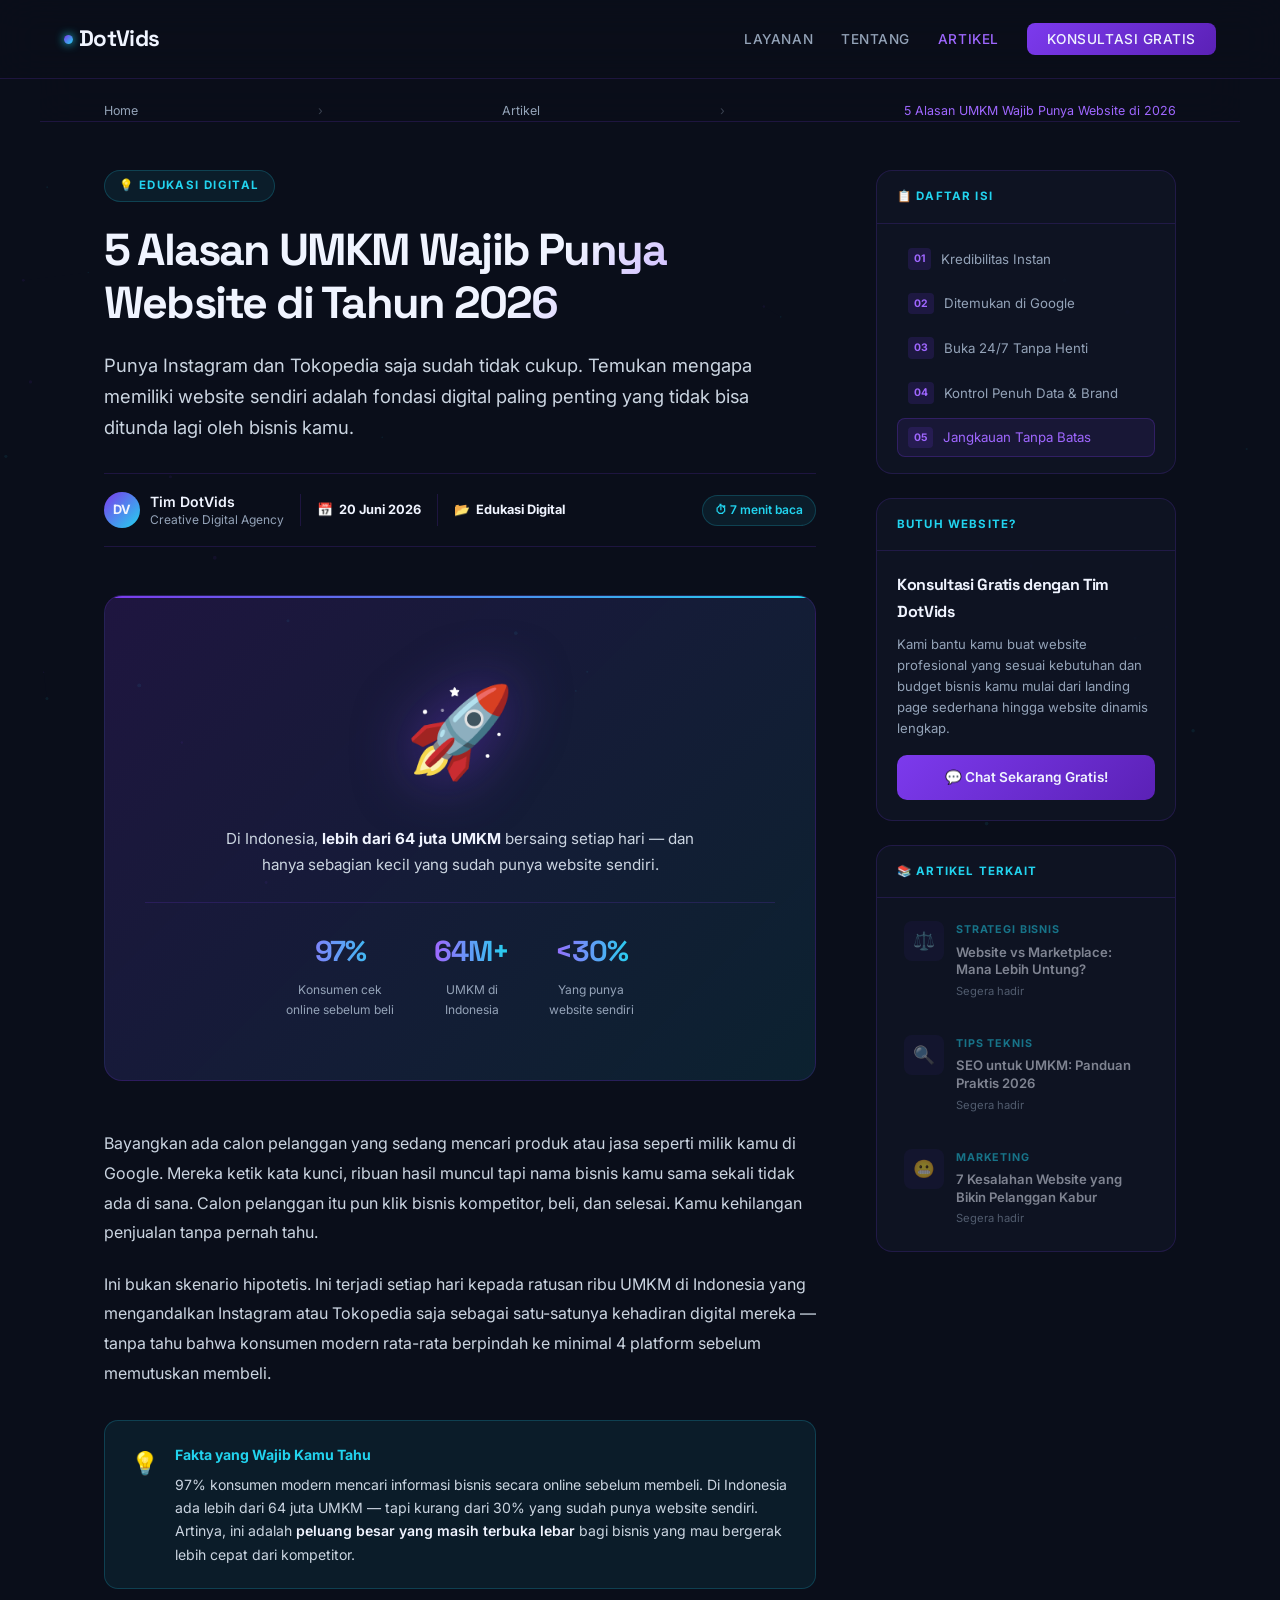
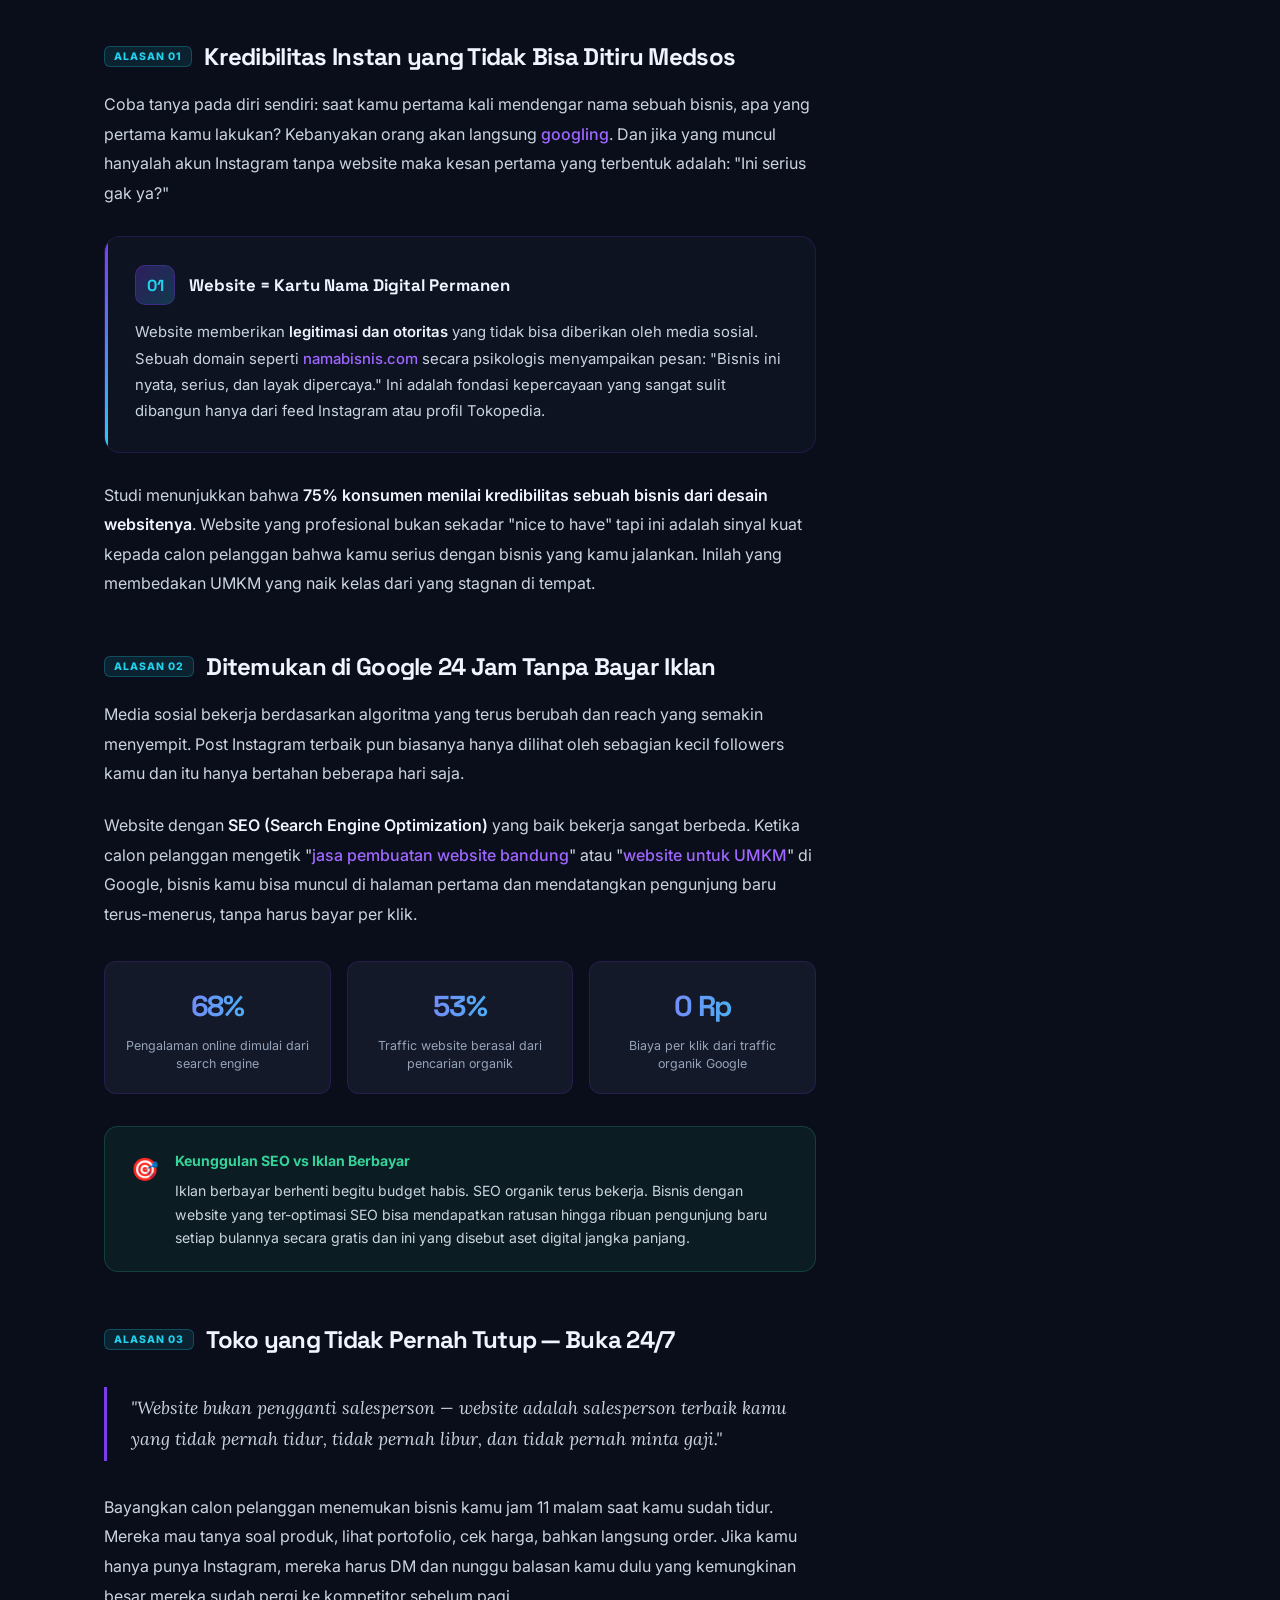
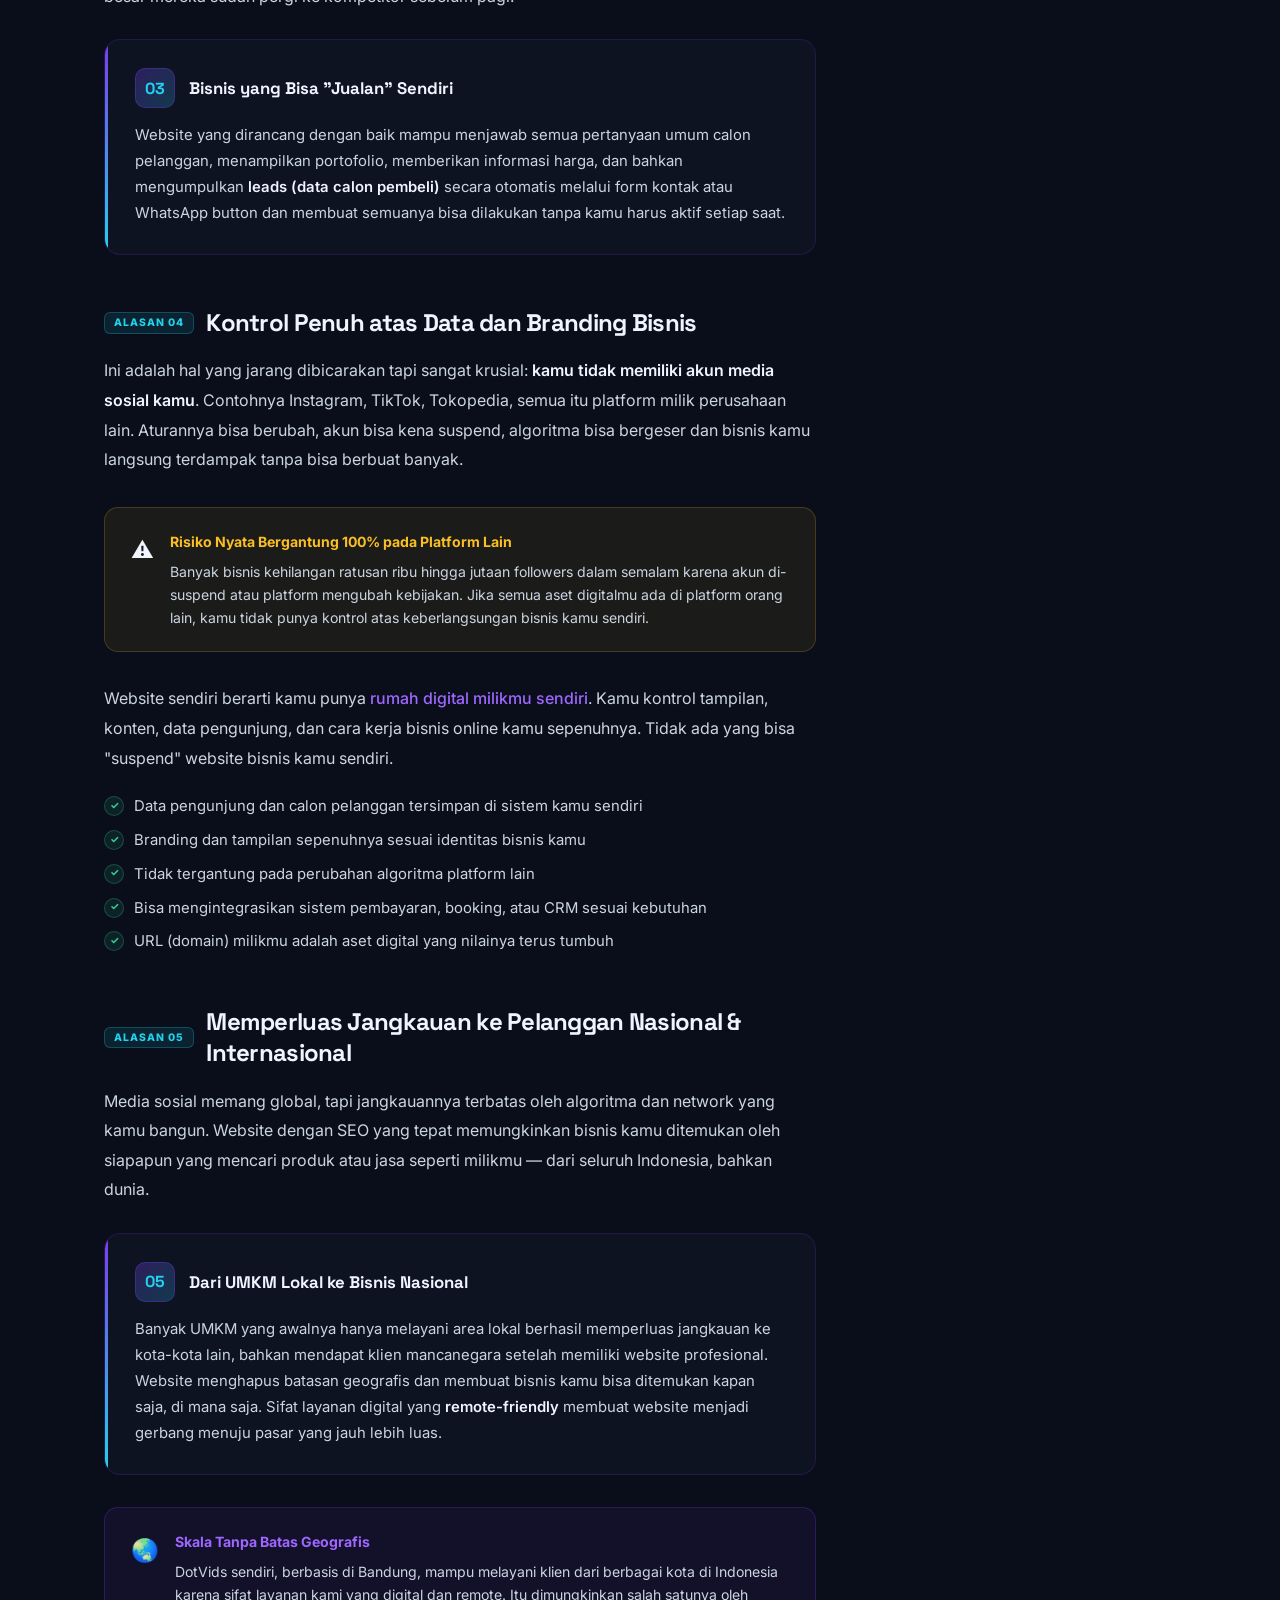
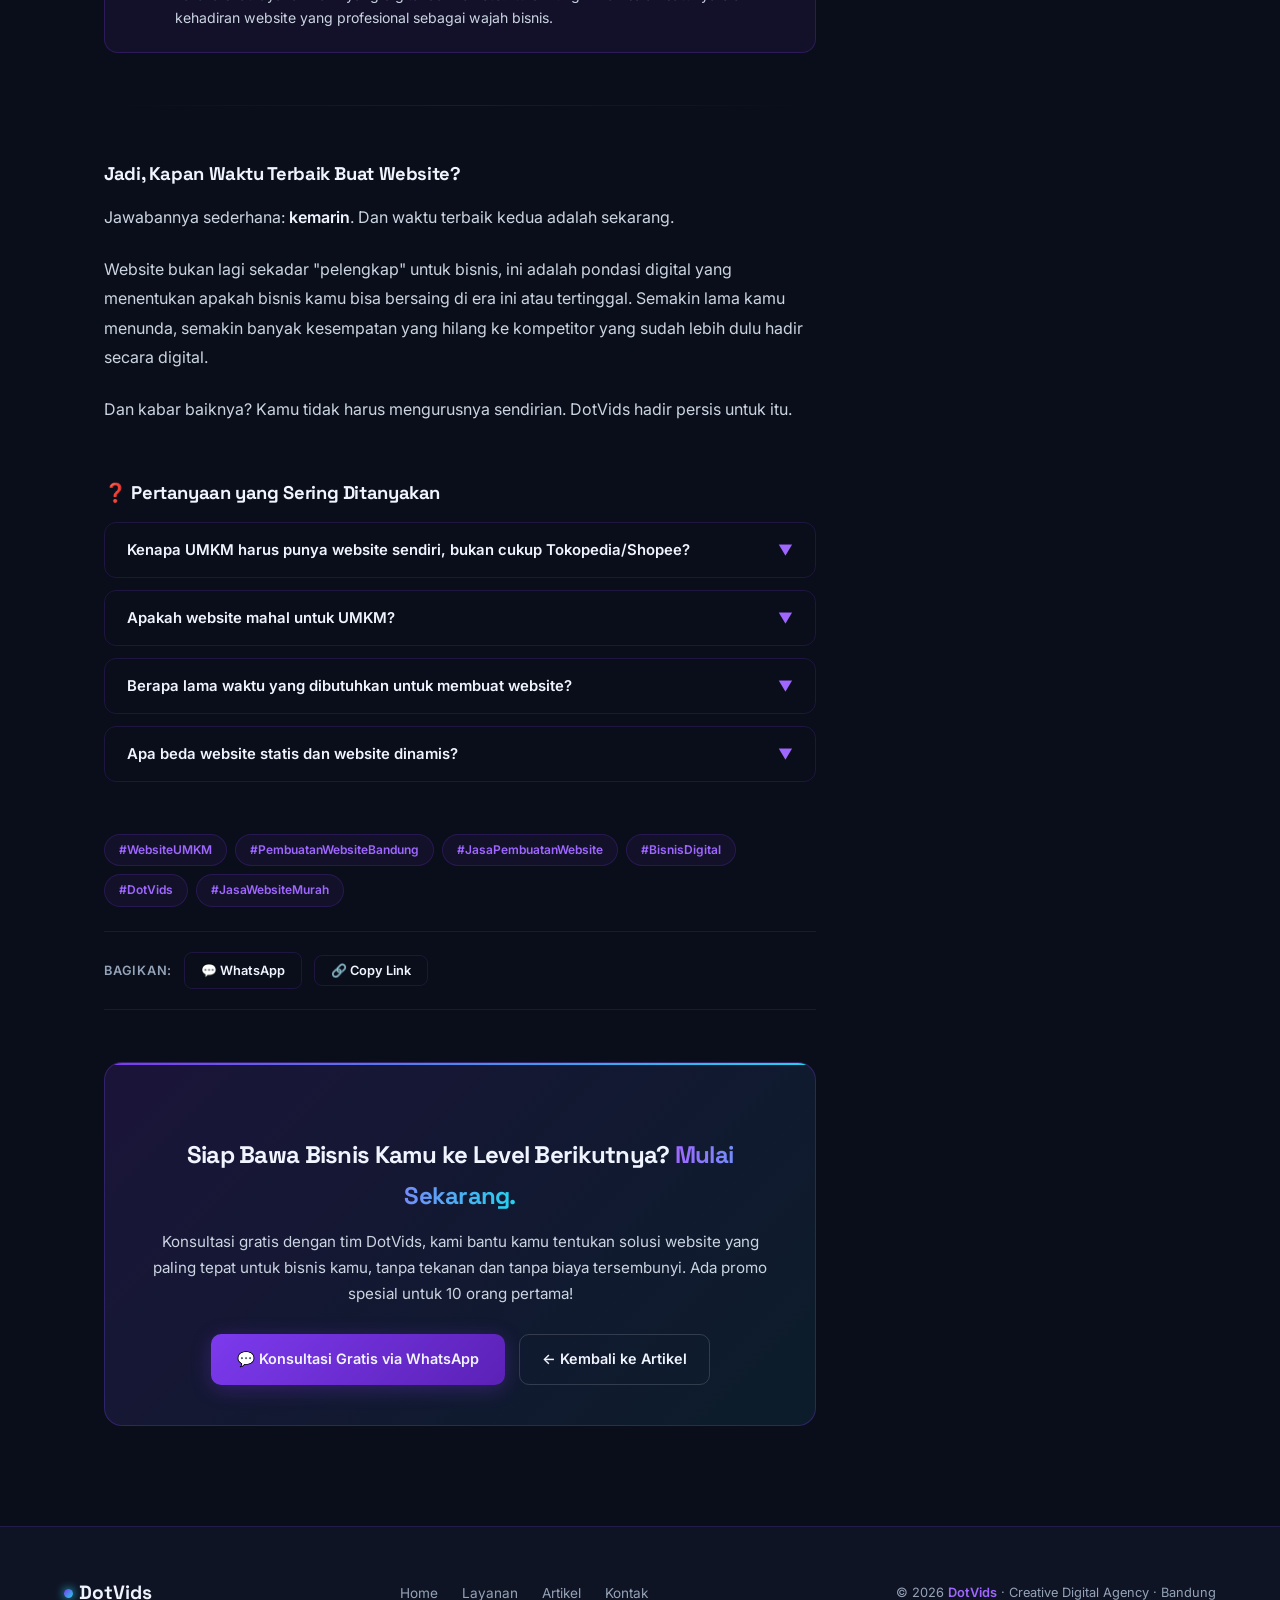
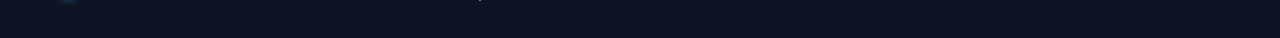
<file: artikel1.html>
<!DOCTYPE html>
<html lang="id">
<head>
<meta charset="UTF-8">
<meta name="viewport" content="width=device-width, initial-scale=1.0">

<!-- ════════════════════════════════════════
     PRIMARY SEO META TAGS
════════════════════════════════════════ -->
<title>5 Alasan UMKM Wajib Punya Website di 2026 | Jasa Website Bandung — DotVids</title>
<meta name="description" content="Punya Instagram saja tidak cukup di 2026. Temukan 5 alasan kuat mengapa website adalah investasi digital paling penting untuk UMKM dan bisnis kecil Indonesia sekarang.">
<meta name="keywords" content="jasa pembuatan website bandung, jasa website bandung, website UMKM, manfaat website bisnis, jasa pembuatan website murah bandung, digital marketing UMKM, website profesional Indonesia, DotVids, jasa pembuatan website terbaik di indonesia, website untuk usaha kecil">
<meta name="author" content="Tim DotVids - Creative Digital Agency Bandung">
<meta name="robots" content="index, follow, max-snippet:-1, max-image-preview:large, max-video-preview:-1">
<meta name="language" content="Indonesian">
<meta name="revisit-after" content="7 days">
<meta name="geo.region" content="ID-JB">
<meta name="geo.placename" content="Bandung">
<meta name="geo.position" content="-6.9175;107.6191">

<!-- ════════════════════════════════════════
     OPEN GRAPH (Facebook, WhatsApp, LinkedIn)
════════════════════════════════════════ -->
<meta property="og:type" content="article">
<meta property="og:title" content="5 Alasan Kuat UMKM Wajib Punya Website di Tahun 2026">
<meta property="og:description" content="Punya Instagram saja tidak cukup di 2026. Temukan 5 alasan kuat mengapa website adalah investasi digital paling penting untuk UMKM Indonesia.">
<meta property="og:url" content="https://dotvidsweb.vercel.app/artikel1.html">
<meta property="og:site_name" content="DotVids — Creative Digital Agency">
<meta property="og:locale" content="id_ID">
<meta property="article:published_time" content="2026-06-20T08:00:00+07:00">
<meta property="article:modified_time" content="2026-06-20T08:00:00+07:00">
<meta property="article:author" content="Tim DotVids">
<meta property="article:section" content="Edukasi Digital">
<meta property="article:tag" content="jasa pembuatan website bandung">
<meta property="article:tag" content="website UMKM">
<meta property="article:tag" content="digital marketing">
<meta property="article:tag" content="jasa website murah bandung">

<!-- ════════════════════════════════════════
     TWITTER CARD
════════════════════════════════════════ -->
<meta name="twitter:card" content="summary_large_image">
<meta name="twitter:title" content="5 Alasan UMKM Wajib Punya Website di Tahun 2026">
<meta name="twitter:description" content="Punya Instagram saja tidak cukup di 2026. Temukan 5 alasan mengapa website adalah investasi terpenting untuk bisnis kamu.">
<meta name="twitter:site" content="@dotvids">

<!-- ════════════════════════════════════════
     CANONICAL
════════════════════════════════════════ -->
<link rel="canonical" href="https://dotvidsweb.vercel.app/artikel/umkm-wajib-punya-website-2026">

<!-- ════════════════════════════════════════
     SCHEMA.ORG — Article (Rich Results)
════════════════════════════════════════ -->
<script type="application/ld+json">
{
  "@context": "https://schema.org",
  "@type": "Article",
  "headline": "5 Alasan UMKM Wajib Punya Website di 2026 | Jasa Website Bandung — DotVids",
  "description": "64 juta UMKM di Indonesia bersaing setiap hari, tapi kurang dari 30% yang punya website. Temukan 5 alasan kuat kenapa jasa pembuatan website adalah investasi terpenting untuk bisnis kamu di 2026.",
  "image": "https://dotvidsweb.vercel.app/og-artikel-1.jpg",
  "datePublished": "2026-06-20T08:00:00+07:00",
  "dateModified": "2026-06-20T08:00:00+07:00",
  "author": {
    "@type": "Organization",
    "name": "DotVids",
    "url": "https://dotvidsweb.vercel.app",
    "description": "Creative Digital Agency di Bandung yang menyediakan jasa pembuatan website statis/dinamis, maintenance website, dan video editing untuk UMKM dan entrepreneur muda.",
    "contactPoint": {
      "@type": "ContactPoint",
      "telephone": "+62-815-6387-4093",
      "contactType": "Customer Service",
      "availableLanguage": "Indonesian"
    },
    "sameAs": [
      "https://www.instagram.com/dotvids.studio",
      "https://www.tiktok.com/@ofcdotvids"
    ],
    "areaServed": ["Bandung", "Jakarta", "Indonesia"]
  },
  "publisher": {
    "@type": "Organization",
    "name": "DotVids",
    "logo": {
      "@type": "ImageObject",
      "url": "https://dotvidsweb.vercel.app/aset/logo.png"
    }
  },
  "mainEntityOfPage": {
    "@type": "WebPage",
    "@id": "https://dotvidsweb.vercel.app/artikel/umkm-wajib-punya-website-2026"
  },
  "articleSection": "Edukasi Digital",
  "keywords": ["jasa pembuatan website bandung", "jasa website bandung", "website UMKM", "manfaat website bisnis", "digital marketing UMKM", "website profesional Indonesia", "jasa pembuatan website murah bandung"],
  "inLanguage": "id-ID",
  "wordCount": "1800",
  "timeRequired": "PT7M",
  "about": {
    "@type": "Thing",
    "name": "Website untuk UMKM"
  }
}
</script>
 
<!-- Schema: BreadcrumbList -->
<script type="application/ld+json">
{
  "@context": "https://schema.org",
  "@type": "BreadcrumbList",
  "itemListElement": [
    { "@type": "ListItem", "position": 1, "name": "Home", "item": "https://dotvidsweb.vercel.app" },
    { "@type": "ListItem", "position": 2, "name": "Artikel", "item": "https://dotvidsweb.vercel.app/artikel" },
    { "@type": "ListItem", "position": 3, "name": "5 Alasan UMKM Wajib Punya Website di 2026" }
  ]
}
</script>
 
<script type="application/ld+json">
{
  "@context": "https://schema.org",
  "@type": "FAQPage",
  "mainEntity": [
    {
      "@type": "Question",
      "name": "Kenapa UMKM harus punya website sendiri, bukan cukup Tokopedia atau Shopee?",
      "acceptedAnswer": {
        "@type": "Answer",
        "text": "Marketplace bagus untuk jualan, tapi kamu tidak punya kontrol penuh — ada komisi, persaingan langsung dengan ratusan seller lain, dan aturan yang bisa berubah kapan saja. Website sendiri adalah aset digital milikmu sepenuhnya: branding konsisten, data pelanggan di tanganmu, dan tidak perlu bersaing di halaman yang sama dengan kompetitor."
      }
    },
    {
      "@type": "Question",
      "name": "Berapa biaya jasa pembuatan website untuk UMKM di Bandung?",
      "acceptedAnswer": {
        "@type": "Answer",
        "text": "DotVids menawarkan paket jasa pembuatan website mulai dari Rp800.000 — dari landing page sederhana hingga website dinamis lengkap dengan CMS. Tersedia konsultasi gratis untuk menentukan paket yang paling sesuai dengan kebutuhan dan budget bisnis kamu."
      }
    },
    {
      "@type": "Question",
      "name": "Apakah Instagram sudah cukup untuk jualan online tanpa website?",
      "acceptedAnswer": {
        "@type": "Answer",
        "text": "Instagram membantu visibilitas, tapi tidak bisa menggantikan website. Website memberikan kredibilitas, SEO organik di Google, kontrol penuh atas data pelanggan, dan berfungsi 24 jam sebagai pusat informasi bisnis. Konsumen modern rata-rata berpindah ke minimal 4 platform sebelum membeli — website adalah fondasi yang menghubungkan semuanya."
      }
    },
    {
      "@type": "Question",
      "name": "Apa beda website statis dan website dinamis?",
      "acceptedAnswer": {
        "@type": "Answer",
        "text": "Website statis cocok untuk company profile atau landing page yang tidak perlu sering diupdate — loading cepat dan ideal untuk membangun kredibilitas awal. Website dinamis punya sistem CMS yang memungkinkan kamu update produk atau artikel kapan saja tanpa coding — cocok untuk bisnis yang terus berkembang."
      }
    }
  ]
}
</script>
 
<!-- Schema: LocalBusiness (EEAT Signal) -->
<script type="application/ld+json">
{
  "@context": "https://schema.org",
  "@type": "LocalBusiness",
  "name": "DotVids — Creative Digital Agency",
  "description": "Jasa pembuatan website statis dan dinamis, maintenance website, dan video editing profesional untuk UMKM dan entrepreneur muda di Bandung dan seluruh Indonesia.",
  "url": "https://dotvidsweb.vercel.app",
  "telephone": "+62-815-6387-4093",
  "priceRange": "Rp800.000 - Rp10.000.000",
  "address": {
    "@type": "PostalAddress",
    "addressLocality": "Bandung",
    "addressRegion": "Jawa Barat",
    "addressCountry": "ID"
  },
  "areaServed": {
    "@type": "Country",
    "name": "Indonesia"
  },
  "sameAs": [
    "https://www.instagram.com/dotvids.studio",
    "https://www.tiktok.com/@ofcdotvids"
  ],
  "knowsAbout": ["Jasa Pembuatan Website", "SEO", "Video Editing", "Digital Marketing", "Web Maintenance"]
}
</script>

<link rel="preconnect" href="https://fonts.googleapis.com">
<link href="https://fonts.googleapis.com/css2?family=Space+Grotesk:wght@300;400;500;600;700&family=Inter:wght@300;400;500;600&family=Lora:ital,wght@0,400;0,600;1,400&display=swap" rel="stylesheet">

<style>
  *, *::before, *::after { box-sizing: border-box; margin: 0; padding: 0; }

  :root {
    --bg:        #0A0E1A;
    --bg2:       #0F1424;
    --bg3:       #141929;
    --violet:    #7C3AED;
    --violet-lt: #9F67FF;
    --cyan:      #22D3EE;
    --white:     #F0F4FF;
    --slate:     #94A3B8;
    --slate-lt:  #CBD5E1;
    --border:    rgba(124,58,237,0.18);
    --card-bg:   rgba(15,20,36,0.9);
    --glow-v:    rgba(124,58,237,0.35);
    --content-width: 740px;
  }

  html { scroll-behavior: smooth; }

  body {
    background: var(--bg);
    color: var(--white);
    font-family: 'Inter', sans-serif;
    line-height: 1.7;
    overflow-x: hidden;
  }

  #dotCanvas {
    position: fixed; top: 0; left: 0;
    width: 100%; height: 100%;
    pointer-events: none; z-index: 0; opacity: 0.2;
  }

  /* NAV */
  nav {
    position: fixed; top: 0; left: 0; right: 0; z-index: 100;
    padding: 20px 5%;
    display: flex; justify-content: space-between; align-items: center;
    background: rgba(10,14,26,0.8);
    backdrop-filter: blur(18px);
    border-bottom: 1px solid var(--border);
    transition: padding 0.3s;
  }

  .logo {
    font-family: 'Space Grotesk', sans-serif;
    font-weight: 700; font-size: 1.4rem;
    letter-spacing: -0.03em; color: var(--white);
    text-decoration: none; display: flex; align-items: center; gap: 6px;
  }

  .logo-dot {
    width: 9px; height: 9px; border-radius: 50%;
    background: linear-gradient(135deg, var(--violet), var(--cyan));
    box-shadow: 0 0 10px var(--cyan);
    animation: pulse-dot 2.5s infinite;
  }

  @keyframes pulse-dot {
    0%, 100% { transform: scale(1); box-shadow: 0 0 10px var(--cyan); }
    50% { transform: scale(1.5); box-shadow: 0 0 20px var(--cyan), 0 0 36px var(--violet-lt); }
  }

  .nav-links { display: flex; gap: 28px; list-style: none; align-items: center; }
  .nav-links a { color: var(--slate); text-decoration: none; font-size: 0.85rem; font-weight: 500; letter-spacing: 0.04em; text-transform: uppercase; transition: color 0.25s; }
  .nav-links a:hover { color: var(--cyan); }
  .nav-links a.active { color: var(--violet-lt); }
  .nav-cta { background: linear-gradient(135deg, var(--violet), #5B21B6); color: var(--white) !important; padding: 8px 20px; border-radius: 8px; transition: box-shadow 0.25s, transform 0.25s !important; }
  .nav-cta:hover { box-shadow: 0 0 20px var(--glow-v); transform: translateY(-1px); }

  /* LAYOUT */
  section { position: relative; z-index: 1; }
  .container { max-width: 1200px; margin: 0 auto; padding: 0 5%; }

  /* BREADCRUMB */
  .breadcrumb {
    position: relative; z-index: 1;
    padding: 100px 5% 0; max-width: 1200px; margin: 0 auto;
    display: flex; align-items: center; gap: 8px; flex-wrap: wrap;
    font-size: 0.78rem; color: var(--slate);
  }

  .breadcrumb a { color: var(--slate); text-decoration: none; transition: color 0.2s; }
  .breadcrumb a:hover { color: var(--cyan); }
  .breadcrumb .sep { color: rgba(148,163,184,0.35); }
  .breadcrumb .current { color: var(--violet-lt); }

  /* ARTICLE WRAPPER */
  .article-wrap {
    display: grid;
    grid-template-columns: 1fr 300px;
    gap: 60px;
    max-width: 1200px;
    margin: 0 auto;
    padding: 48px 5% 100px;
    position: relative; z-index: 1;
    align-items: start;
  }

  /* ARTICLE MAIN */
  article { min-width: 0; }

  /* ARTICLE HEADER */
  .article-category {
    display: inline-flex; align-items: center; gap: 7px;
    background: rgba(34,211,238,0.08); border: 1px solid rgba(34,211,238,0.2);
    color: var(--cyan); font-size: 0.72rem; font-weight: 700;
    letter-spacing: 0.12em; text-transform: uppercase;
    padding: 5px 14px; border-radius: 100px; margin-bottom: 22px;
  }

  .article-title {
    font-family: 'Space Grotesk', sans-serif;
    font-size: clamp(1.9rem, 3.5vw, 2.8rem);
    font-weight: 700; letter-spacing: -0.04em; line-height: 1.18;
    margin-bottom: 20px;
    background: linear-gradient(135deg, var(--white) 60%, var(--violet-lt));
    -webkit-background-clip: text; -webkit-text-fill-color: transparent; background-clip: text;
  }

  .article-subtitle {
    font-size: 1.15rem; color: var(--slate-lt); line-height: 1.7;
    margin-bottom: 30px; font-weight: 400;
  }

  .article-meta-bar {
    display: flex; align-items: center; gap: 16px; flex-wrap: wrap;
    padding: 18px 0; border-top: 1px solid var(--border); border-bottom: 1px solid var(--border);
    margin-bottom: 48px;
  }

  .meta-author { display: flex; align-items: center; gap: 10px; }
  .meta-avatar {
    width: 36px; height: 36px; border-radius: 50%;
    background: linear-gradient(135deg, var(--violet), var(--cyan));
    display: flex; align-items: center; justify-content: center;
    font-size: 0.8rem; font-weight: 700;
  }
  .meta-author-info { line-height: 1.3; }
  .meta-author-name { font-size: 0.88rem; font-weight: 600; }
  .meta-author-role { font-size: 0.75rem; color: var(--slate); }

  .meta-sep { width: 1px; height: 32px; background: var(--border); }

  .meta-item { display: flex; align-items: center; gap: 6px; font-size: 0.8rem; color: var(--slate); }
  .meta-item strong { color: var(--white); }

  .reading-badge {
    margin-left: auto; background: rgba(34,211,238,0.08);
    border: 1px solid rgba(34,211,238,0.2); color: var(--cyan);
    font-size: 0.75rem; font-weight: 600; padding: 4px 12px; border-radius: 100px;
    display: flex; align-items: center; gap: 6px;
  }

  /* PROGRESS BAR */
  #readProgress {
    position: fixed; top: 0; left: 0; z-index: 200;
    height: 3px; width: 0%;
    background: linear-gradient(90deg, var(--violet), var(--cyan));
    transition: width 0.1s linear;
    box-shadow: 0 0 8px var(--cyan);
  }

  /* ARTICLE HERO VISUAL */
  .article-hero-visual {
    background: linear-gradient(135deg, rgba(124,58,237,0.18) 0%, rgba(34,211,238,0.1) 100%);
    border: 1px solid var(--border);
    border-radius: 18px; padding: 60px 40px;
    text-align: center; margin-bottom: 48px;
    position: relative; overflow: hidden;
  }

  .article-hero-visual::before {
    content: ''; position: absolute; top: 0; left: 0; right: 0; height: 2px;
    background: linear-gradient(90deg, var(--violet), var(--cyan));
  }

  .hero-visual-emoji { font-size: 5.5rem; display: block; margin-bottom: 20px; filter: drop-shadow(0 0 30px rgba(124,58,237,0.5)); }

  .hero-visual-stats {
    display: flex; justify-content: center; gap: 40px; flex-wrap: wrap;
    margin-top: 24px; padding-top: 24px; border-top: 1px solid var(--border);
  }

  .hv-stat { text-align: center; }
  .hv-num {
    font-family: 'Space Grotesk', sans-serif; font-size: 1.8rem;
    font-weight: 700; letter-spacing: -0.04em;
    background: linear-gradient(90deg, var(--violet-lt), var(--cyan));
    -webkit-background-clip: text; -webkit-text-fill-color: transparent; background-clip: text;
  }
  .hv-label { font-size: 0.75rem; color: var(--slate); margin-top: 4px; }

  /* ARTICLE BODY */
  .article-body { font-family: 'Inter', sans-serif; }

  .article-body h2 {
    font-family: 'Space Grotesk', sans-serif;
    font-size: 1.5rem; font-weight: 700; letter-spacing: -0.03em;
    line-height: 1.3; margin: 52px 0 18px;
    color: var(--white);
    display: flex; align-items: center; gap: 12px;
  }

  .article-body h2::before {
    content: attr(data-n);
    font-size: 0.65rem; font-weight: 800; letter-spacing: 0.1em;
    color: var(--cyan); background: rgba(34,211,238,0.1);
    border: 1px solid rgba(34,211,238,0.25);
    padding: 3px 9px; border-radius: 6px; white-space: nowrap;
    font-family: 'Inter', sans-serif;
  }

  .article-body h3 {
    font-family: 'Space Grotesk', sans-serif;
    font-size: 1.15rem; font-weight: 700; letter-spacing: -0.02em;
    margin: 32px 0 14px; color: var(--white);
  }

  .article-body p {
    color: var(--slate-lt); font-size: 1rem; line-height: 1.85;
    margin-bottom: 22px;
  }

  .article-body strong { color: var(--white); font-weight: 600; }

  .article-body em { color: var(--violet-lt); font-style: normal; font-weight: 500; }

  /* CALLOUT BOXES */
  .callout {
    border-radius: 14px; padding: 22px 26px; margin: 32px 0;
    display: flex; gap: 16px; align-items: flex-start;
  }

  .callout-icon { font-size: 1.4rem; flex-shrink: 0; margin-top: 1px; }
  .callout-content { flex: 1; }
  .callout-title { font-weight: 700; font-size: 0.88rem; margin-bottom: 6px; }
  .callout-text { font-size: 0.88rem; line-height: 1.65; }

  .callout.info {
    background: rgba(34,211,238,0.07); border: 1px solid rgba(34,211,238,0.2);
  }
  .callout.info .callout-title { color: var(--cyan); }
  .callout.info .callout-text { color: var(--slate-lt); }

  .callout.warning {
    background: rgba(251,191,36,0.07); border: 1px solid rgba(251,191,36,0.2);
  }
  .callout.warning .callout-title { color: #FBBF24; }
  .callout.warning .callout-text { color: var(--slate-lt); }

  .callout.success {
    background: rgba(52,211,153,0.07); border: 1px solid rgba(52,211,153,0.2);
  }
  .callout.success .callout-title { color: #34D399; }
  .callout.success .callout-text { color: var(--slate-lt); }

  .callout.violet {
    background: rgba(124,58,237,0.08); border: 1px solid rgba(124,58,237,0.25);
  }
  .callout.violet .callout-title { color: var(--violet-lt); }
  .callout.violet .callout-text { color: var(--slate-lt); }

  /* POINT CARD */
  .point-card {
    background: var(--card-bg); border: 1px solid var(--border);
    border-radius: 16px; padding: 28px 30px; margin: 28px 0;
    position: relative; overflow: hidden;
    transition: border-color 0.3s, transform 0.3s;
  }

  .point-card:hover { border-color: rgba(124,58,237,0.35); transform: translateX(4px); }

  .point-card::before {
    content: ''; position: absolute; left: 0; top: 0; bottom: 0;
    width: 3px;
    background: linear-gradient(180deg, var(--violet), var(--cyan));
    border-radius: 3px 0 0 3px;
  }

  .point-header {
    display: flex; align-items: center; gap: 14px; margin-bottom: 14px;
  }

  .point-num {
    width: 40px; height: 40px; border-radius: 10px; flex-shrink: 0;
    background: linear-gradient(135deg, rgba(124,58,237,0.3), rgba(34,211,238,0.2));
    border: 1px solid rgba(124,58,237,0.3);
    display: flex; align-items: center; justify-content: center;
    font-family: 'Space Grotesk', sans-serif; font-size: 1rem; font-weight: 700; color: var(--cyan);
  }

  .point-title {
    font-family: 'Space Grotesk', sans-serif; font-size: 1.05rem; font-weight: 700;
  }

  .point-body { color: var(--slate-lt); font-size: 0.93rem; line-height: 1.75; }
  .point-body strong { color: var(--white); }

  /* STATS INLINE */
  .inline-stats {
    display: grid; grid-template-columns: repeat(3, 1fr); gap: 16px; margin: 32px 0;
  }

  .is-card {
    background: var(--bg3); border: 1px solid var(--border);
    border-radius: 12px; padding: 20px; text-align: center;
    transition: border-color 0.25s;
  }

  .is-card:hover { border-color: rgba(124,58,237,0.3); }

  .is-num {
    font-family: 'Space Grotesk', sans-serif; font-size: 1.8rem; font-weight: 700;
    letter-spacing: -0.04em;
    background: linear-gradient(90deg, var(--violet-lt), var(--cyan));
    -webkit-background-clip: text; -webkit-text-fill-color: transparent; background-clip: text;
    margin-bottom: 6px;
  }

  .is-label { font-size: 0.78rem; color: var(--slate); line-height: 1.45; }

  /* BLOCKQUOTE */
  .article-body blockquote {
    border-left: 3px solid var(--violet);
    padding: 6px 0 6px 24px; margin: 32px 0;
    font-family: 'Lora', serif; font-style: italic;
    font-size: 1.1rem; color: var(--slate-lt); line-height: 1.75;
  }

  /* CHECKLIST */
  .checklist { list-style: none; margin: 20px 0; display: flex; flex-direction: column; gap: 10px; }
  .checklist li {
    display: flex; align-items: flex-start; gap: 10px;
    font-size: 0.93rem; color: var(--slate-lt); line-height: 1.6;
  }
  .checklist li::before {
    content: '✓'; color: #34D399; font-weight: 700; font-size: 0.9rem;
    background: rgba(52,211,153,0.1); border: 1px solid rgba(52,211,153,0.25);
    border-radius: 50%; width: 20px; height: 20px;
    display: flex; align-items: center; justify-content: center;
    flex-shrink: 0; margin-top: 1px; font-size: 0.65rem;
  }

  /* ARTICLE DIVIDER */
  .article-divider {
    height: 1px; background: linear-gradient(90deg, transparent, var(--border), transparent);
    margin: 52px 0;
  }

  /* CTA BOX */
  .article-cta {
    background: linear-gradient(135deg, rgba(124,58,237,0.15) 0%, rgba(34,211,238,0.08) 100%);
    border: 1px solid rgba(124,58,237,0.3); border-radius: 18px;
    padding: 40px; text-align: center; margin: 52px 0 0;
    position: relative; overflow: hidden;
  }

  .article-cta::before {
    content: ''; position: absolute; top: 0; left: 0; right: 0; height: 2px;
    background: linear-gradient(90deg, var(--violet), var(--cyan));
  }

  .article-cta h3 {
    font-family: 'Space Grotesk', sans-serif;
    font-size: 1.5rem; font-weight: 700; margin-bottom: 12px; letter-spacing: -0.03em;
  }

  .gradient-text {
    background: linear-gradient(90deg, var(--violet-lt), var(--cyan));
    -webkit-background-clip: text; -webkit-text-fill-color: transparent; background-clip: text;
  }

  .article-cta p { color: var(--slate-lt); margin-bottom: 28px; font-size: 0.95rem; line-height: 1.7; }

  .cta-buttons { display: flex; gap: 14px; justify-content: center; flex-wrap: wrap; }

  .btn-primary {
    display: inline-flex; align-items: center; gap: 8px;
    background: linear-gradient(135deg, var(--violet), #5B21B6);
    color: var(--white); padding: 13px 26px; border-radius: 10px;
    font-weight: 600; font-size: 0.9rem; text-decoration: none;
    transition: box-shadow 0.3s, transform 0.3s;
    box-shadow: 0 4px 20px rgba(124,58,237,0.3);
  }

  .btn-primary:hover { transform: translateY(-2px); box-shadow: 0 8px 32px rgba(124,58,237,0.5); }

  .btn-outline {
    display: inline-flex; align-items: center; gap: 8px;
    background: transparent; color: var(--white); padding: 12px 22px; border-radius: 10px;
    font-weight: 600; font-size: 0.9rem; text-decoration: none;
    border: 1px solid rgba(255,255,255,0.15); transition: border-color 0.3s, color 0.3s;
  }

  .btn-outline:hover { border-color: var(--cyan); color: var(--cyan); }

  /* FAQ SECTION */
  .faq-section { margin: 52px 0; }

  .faq-title {
    font-family: 'Space Grotesk', sans-serif; font-size: 1.3rem; font-weight: 700;
    margin-bottom: 24px; letter-spacing: -0.02em;
  }

  .faq-item {
    border: 1px solid var(--border); border-radius: 12px; margin-bottom: 12px;
    overflow: hidden; transition: border-color 0.25s;
  }

  .faq-item.open { border-color: rgba(124,58,237,0.3); }

  .faq-q {
    width: 100%; text-align: left; background: transparent; border: none;
    padding: 18px 22px; cursor: pointer; color: var(--white);
    display: flex; justify-content: space-between; align-items: center; gap: 16px;
    font-family: 'Inter', sans-serif; font-size: 0.93rem; font-weight: 600;
    transition: background 0.25s;
  }

  .faq-q:hover { background: rgba(124,58,237,0.05); }

  .faq-chevron { font-size: 0.9rem; color: var(--violet-lt); transition: transform 0.3s; flex-shrink: 0; }
  .faq-item.open .faq-chevron { transform: rotate(180deg); }

  .faq-a {
    max-height: 0; overflow: hidden; transition: max-height 0.35s ease, padding 0.25s;
    padding: 0 22px; color: var(--slate-lt); font-size: 0.9rem; line-height: 1.7;
  }

  .faq-item.open .faq-a { max-height: 300px; padding: 0 22px 18px; }

  /* TAG SHARE */
  .article-tags { display: flex; gap: 8px; flex-wrap: wrap; margin: 36px 0 24px; }

  .art-tag {
    padding: 5px 14px; border-radius: 100px;
    background: rgba(124,58,237,0.08); border: 1px solid rgba(124,58,237,0.2);
    color: var(--violet-lt); font-size: 0.75rem; font-weight: 600;
  }

  .share-bar {
    display: flex; align-items: center; gap: 12px; padding: 20px 0;
    border-top: 1px solid var(--border); border-bottom: 1px solid var(--border);
  }

  .share-label { font-size: 0.8rem; color: var(--slate); font-weight: 600; text-transform: uppercase; letter-spacing: 0.06em; }

  .share-btn {
    display: flex; align-items: center; gap: 7px;
    padding: 7px 16px; border-radius: 8px; border: 1px solid var(--border);
    background: transparent; color: var(--white); font-size: 0.8rem; font-weight: 600;
    cursor: pointer; transition: all 0.25s; font-family: 'Inter', sans-serif;
    text-decoration: none;
  }

  .share-btn:hover { background: rgba(124,58,237,0.1); border-color: var(--violet); }
  .share-btn.wa:hover { background: rgba(37,211,102,0.1); border-color: #25D366; }

  /* ─── SIDEBAR ─── */
  .sidebar {
    position: sticky; top: 90px;
    display: flex; flex-direction: column; gap: 24px;
  }

  .sidebar-card {
    background: var(--card-bg); border: 1px solid var(--border);
    border-radius: 16px; overflow: hidden;
  }

  .sidebar-header {
    padding: 16px 20px; border-bottom: 1px solid var(--border);
    font-size: 0.72rem; font-weight: 700; letter-spacing: 0.1em;
    text-transform: uppercase; color: var(--cyan);
    display: flex; align-items: center; gap: 8px;
  }

  /* TOC */
  .toc-list { list-style: none; padding: 16px 20px; display: flex; flex-direction: column; gap: 6px; }

  .toc-item a {
    display: flex; align-items: center; gap: 10px;
    color: var(--slate); text-decoration: none; font-size: 0.83rem;
    padding: 7px 10px; border-radius: 8px; transition: all 0.2s;
    border: 1px solid transparent;
  }

  .toc-item a:hover {
    color: var(--white); background: rgba(124,58,237,0.08);
    border-color: rgba(124,58,237,0.15);
  }

  .toc-item a.toc-active {
    color: var(--violet-lt); background: rgba(124,58,237,0.1);
    border-color: rgba(124,58,237,0.25);
  }

  .toc-num {
    font-size: 0.65rem; font-weight: 700; color: var(--violet-lt);
    background: rgba(124,58,237,0.15); border-radius: 4px;
    padding: 2px 6px; flex-shrink: 0;
  }

  /* Sidebar CTA */
  .sidebar-cta-body { padding: 20px; }
  .sidebar-cta-body h4 {
    font-family: 'Space Grotesk', sans-serif; font-weight: 700;
    font-size: 1rem; margin-bottom: 8px; letter-spacing: -0.02em;
  }
  .sidebar-cta-body p { color: var(--slate); font-size: 0.82rem; line-height: 1.6; margin-bottom: 16px; }

  .btn-sidebar {
    display: block; text-align: center;
    background: linear-gradient(135deg, var(--violet), #5B21B6);
    color: var(--white); padding: 11px; border-radius: 10px;
    font-weight: 600; font-size: 0.85rem; text-decoration: none;
    transition: box-shadow 0.3s, transform 0.3s;
  }

  .btn-sidebar:hover { box-shadow: 0 6px 20px rgba(124,58,237,0.4); transform: translateY(-1px); }

  /* Related articles */
  .related-list { padding: 12px 16px; display: flex; flex-direction: column; gap: 12px; }

  .related-item {
    display: flex; gap: 12px; align-items: flex-start;
    text-decoration: none; color: inherit; padding: 10px;
    border-radius: 10px; transition: background 0.2s;
    border: 1px solid transparent;
  }

  .related-item:hover { background: rgba(124,58,237,0.06); border-color: var(--border); }

  .related-emoji {
    width: 40px; height: 40px; border-radius: 8px; flex-shrink: 0;
    background: rgba(124,58,237,0.12); display: flex; align-items: center; justify-content: center; font-size: 1.1rem;
  }

  .related-info { flex: 1; min-width: 0; }
  .related-cat { font-size: 0.67rem; font-weight: 700; letter-spacing: 0.08em; text-transform: uppercase; color: var(--cyan); margin-bottom: 4px; }
  .related-title { font-size: 0.82rem; font-weight: 600; line-height: 1.35; color: var(--white); }
  .related-coming { font-size: 0.7rem; color: var(--slate); margin-top: 3px; }

  /* FOOTER */
  footer {
    background: var(--bg2); border-top: 1px solid var(--border);
    padding: 50px 5% 28px; position: relative; z-index: 1;
  }

  .footer-inner {
    max-width: 1200px; margin: 0 auto;
    display: flex; justify-content: space-between; align-items: center;
    flex-wrap: wrap; gap: 16px;
  }

  .footer-logo { display: flex; align-items: center; gap: 6px; font-family: 'Space Grotesk', sans-serif; font-weight: 700; font-size: 1.2rem; color: var(--white); text-decoration: none; }
  .footer-links { display: flex; gap: 24px; }
  .footer-links a { color: var(--slate); text-decoration: none; font-size: 0.85rem; transition: color 0.2s; }
  .footer-links a:hover { color: var(--cyan); }
  .footer-copy { color: var(--slate); font-size: 0.8rem; }
  .footer-copy span { color: var(--violet-lt); font-weight: 600; }

  /* REVEAL */
  .reveal { opacity: 0; transform: translateY(24px); transition: opacity 0.6s ease, transform 0.6s ease; }
  .reveal.visible { opacity: 1; transform: translateY(0); }

  @media (max-width: 1024px) {
    .article-wrap { grid-template-columns: 1fr; }
    .sidebar { position: static; }
    .inline-stats { grid-template-columns: 1fr 1fr; }
  }

  @media (max-width: 600px) {
    .article-meta-bar { gap: 10px; }
    .meta-sep { display: none; }
    .reading-badge { margin-left: 0; }
    .hero-visual-stats { gap: 20px; }
    .inline-stats { grid-template-columns: 1fr; }
    .cta-buttons { flex-direction: column; }
  }

  @media (prefers-reduced-motion: reduce) {
    * { animation: none !important; transition: none !important; }
    .reveal { opacity: 1; transform: none; }
  }
</style>
</head>
<body>

<!-- READ PROGRESS -->
<div id="readProgress" role="progressbar" aria-label="Reading progress"></div>

<canvas id="dotCanvas"></canvas>

<!-- NAV -->
<nav id="navbar">
  <a href="index.html" class="logo">
    <span class="logo-dot"></span> DotVids
  </a>
  <ul class="nav-links" id="navLinks">
    <li><a href="index.html#services">Layanan</a></li>
    <li><a href="index.html#why">Tentang</a></li>
    <li><a href="./artikel-page.html" class="active">Artikel</a></li>
    <li><a href="index.html#cta" class="nav-cta">Konsultasi Gratis</a></li>
  </ul>
</nav>

<!-- BREADCRUMB -->
<nav class="breadcrumb" aria-label="Breadcrumb">
  <a href="index.html">Home</a>
  <span class="sep">›</span>
  <a href="./artikel-page.html">Artikel</a>
  <span class="sep">›</span>
  <span class="current">5 Alasan UMKM Wajib Punya Website di 2026</span>
</nav>

<!-- ARTICLE + SIDEBAR -->
<div class="article-wrap">

  <!-- MAIN ARTICLE -->
  <article itemscope itemtype="https://schema.org/Article">
    <meta itemprop="datePublished" content="2026-06-20">
    <meta itemprop="dateModified" content="2026-06-20">
    <meta itemprop="author" content="Tim DotVids">

    <!-- Header -->
    <header class="reveal">
      <div class="article-category">💡 Edukasi Digital</div>
      <h1 class="article-title" itemprop="headline">
        5 Alasan UMKM Wajib Punya Website di Tahun 2026
      </h1>
      <p class="article-subtitle">
        Punya Instagram dan Tokopedia saja sudah tidak cukup. Temukan mengapa memiliki website sendiri adalah fondasi digital paling penting yang tidak bisa ditunda lagi oleh bisnis kamu.
      </p>
      <div class="article-meta-bar">
        <div class="meta-author">
          <div class="meta-avatar">DV</div>
          <div class="meta-author-info">
            <div class="meta-author-name">Tim DotVids</div>
            <div class="meta-author-role">Creative Digital Agency</div>
          </div>
        </div>
        <div class="meta-sep"></div>
        <div class="meta-item">📅 <strong>20 Juni 2026</strong></div>
        <div class="meta-sep"></div>
        <div class="meta-item">📂 <strong>Edukasi Digital</strong></div>
        <div class="reading-badge">⏱ 7 menit baca</div>
      </div>
    </header>

    <!-- Hero Visual -->
    <div class="article-hero-visual reveal">
      <span class="hero-visual-emoji">🚀</span>
      <p style="color:var(--slate-lt);font-size:0.95rem;max-width:500px;margin:0 auto;">
        Di Indonesia, <strong style="color:var(--white)">lebih dari 64 juta UMKM</strong> bersaing setiap hari — dan hanya sebagian kecil yang sudah punya website sendiri.
      </p>
      <div class="hero-visual-stats">
        <div class="hv-stat">
          <div class="hv-num">97%</div>
          <div class="hv-label">Konsumen cek<br>online sebelum beli</div>
        </div>
        <div class="hv-stat">
          <div class="hv-num">64M+</div>
          <div class="hv-label">UMKM di<br>Indonesia</div>
        </div>
        <div class="hv-stat">
          <div class="hv-num">&lt;30%</div>
          <div class="hv-label">Yang punya<br>website sendiri</div>
        </div>
      </div>
    </div>

    <!-- Article Body -->
    <div class="article-body" id="articleBody" itemprop="articleBody">

      <div class="reveal">
        <p>
          Bayangkan ada calon pelanggan yang sedang mencari produk atau jasa seperti milik kamu di Google. Mereka ketik kata kunci, ribuan hasil muncul tapi nama bisnis kamu sama sekali tidak ada di sana. Calon pelanggan itu pun klik bisnis kompetitor, beli, dan selesai. Kamu kehilangan penjualan tanpa pernah tahu.
        </p>
        <p>
           Ini bukan skenario hipotetis. Ini terjadi setiap hari kepada ratusan ribu UMKM di Indonesia yang mengandalkan Instagram atau Tokopedia saja sebagai satu-satunya kehadiran digital mereka — tanpa tahu bahwa konsumen modern rata-rata berpindah ke minimal 4 platform sebelum memutuskan membeli.
        </p>

        <div class="callout info">
          <span class="callout-icon">💡</span>
          <div class="callout-content">
            <div class="callout-title">Fakta yang Wajib Kamu Tahu</div>
            <div class="callout-text">
               97% konsumen modern mencari informasi bisnis secara online sebelum membeli. Di Indonesia ada lebih dari 64 juta UMKM — tapi kurang dari 30% yang sudah punya website sendiri. Artinya, ini adalah <strong>peluang besar yang masih terbuka lebar</strong> bagi bisnis yang mau bergerak lebih cepat dari kompetitor.
            </div>
          </div>
        </div>
      </div>

      <!-- ALASAN 1 -->
      <h2 id="alasan-1" data-n="ALASAN 01" class="reveal">Kredibilitas Instan yang Tidak Bisa Ditiru Medsos</h2>

      <div class="reveal">
        <p>
          Coba tanya pada diri sendiri: saat kamu pertama kali mendengar nama sebuah bisnis, apa yang pertama kamu lakukan? Kebanyakan orang akan langsung <em>googling</em>. Dan jika yang muncul hanyalah akun Instagram tanpa website maka kesan pertama yang terbentuk adalah: "Ini serius gak ya?"
        </p>

        <div class="point-card">
          <div class="point-header">
            <div class="point-num">01</div>
            <div class="point-title">Website = Kartu Nama Digital Permanen</div>
          </div>
          <div class="point-body">
            Website memberikan <strong>legitimasi dan otoritas</strong> yang tidak bisa diberikan oleh media sosial. Sebuah domain seperti <em>namabisnis.com</em> secara psikologis menyampaikan pesan: "Bisnis ini nyata, serius, dan layak dipercaya." Ini adalah fondasi kepercayaan yang sangat sulit dibangun hanya dari feed Instagram atau profil Tokopedia.
          </div>
        </div>

        <p>
          Studi menunjukkan bahwa <strong>75% konsumen menilai kredibilitas sebuah bisnis dari desain websitenya</strong>. Website yang profesional bukan sekadar "nice to have" tapi ini adalah sinyal kuat kepada calon pelanggan bahwa kamu serius dengan bisnis yang kamu jalankan. Inilah yang membedakan UMKM yang naik kelas dari yang stagnan di tempat.
        </p>
      </div>

      <!-- ALASAN 2 -->
      <h2 id="alasan-2" data-n="ALASAN 02" class="reveal">Ditemukan di Google 24 Jam Tanpa Bayar Iklan</h2>

      <div class="reveal">
        <p>
          Media sosial bekerja berdasarkan algoritma yang terus berubah dan reach yang semakin menyempit. Post Instagram terbaik pun biasanya hanya dilihat oleh sebagian kecil followers kamu dan itu hanya bertahan beberapa hari saja.
        </p>
        <p>
           Website dengan <strong>SEO (Search Engine Optimization)</strong> yang baik bekerja sangat berbeda. Ketika calon pelanggan mengetik "<em>jasa pembuatan website bandung</em>" atau "<em>website untuk UMKM</em>" di Google, bisnis kamu bisa muncul di halaman pertama dan mendatangkan pengunjung baru terus-menerus, tanpa harus bayar per klik.
        </p>

        <div class="inline-stats">
          <div class="is-card">
            <div class="is-num">68%</div>
            <div class="is-label">Pengalaman online dimulai dari search engine</div>
          </div>
          <div class="is-card">
            <div class="is-num">53%</div>
            <div class="is-label">Traffic website berasal dari pencarian organik</div>
          </div>
          <div class="is-card">
            <div class="is-num">0 Rp</div>
            <div class="is-label">Biaya per klik dari traffic organik Google</div>
          </div>
        </div>

        <div class="callout success">
          <span class="callout-icon">🎯</span>
          <div class="callout-content">
            <div class="callout-title">Keunggulan SEO vs Iklan Berbayar</div>
            <div class="callout-text">
              Iklan berbayar berhenti begitu budget habis. SEO organik terus bekerja. Bisnis dengan website yang ter-optimasi SEO bisa mendapatkan ratusan hingga ribuan pengunjung baru setiap bulannya secara gratis dan ini yang disebut aset digital jangka panjang.
            </div>
          </div>
        </div>
      </div>

      <!-- ALASAN 3 -->
      <h2 id="alasan-3" data-n="ALASAN 03" class="reveal">Toko yang Tidak Pernah Tutup — Buka 24/7</h2>

      <div class="reveal">
        <blockquote>
          "Website bukan pengganti salesperson — website adalah salesperson terbaik kamu yang tidak pernah tidur, tidak pernah libur, dan tidak pernah minta gaji."
        </blockquote>

        <p>
          Bayangkan calon pelanggan menemukan bisnis kamu jam 11 malam saat kamu sudah tidur. Mereka mau tanya soal produk, lihat portofolio, cek harga, bahkan langsung order. Jika kamu hanya punya Instagram, mereka harus DM dan nunggu balasan kamu dulu yang kemungkinan besar mereka sudah pergi ke kompetitor sebelum pagi.
        </p>

        <div class="point-card">
          <div class="point-header">
            <div class="point-num">03</div>
            <div class="point-title">Bisnis yang Bisa "Jualan" Sendiri</div>
          </div>
          <div class="point-body">
            Website yang dirancang dengan baik mampu menjawab semua pertanyaan umum calon pelanggan, menampilkan portofolio, memberikan informasi harga, dan bahkan mengumpulkan <strong>leads (data calon pembeli)</strong> secara otomatis melalui form kontak atau WhatsApp button dan membuat semuanya bisa dilakukan tanpa kamu harus aktif setiap saat.
          </div>
        </div>
      </div>

      <!-- ALASAN 4 -->
      <h2 id="alasan-4" data-n="ALASAN 04" class="reveal">Kontrol Penuh atas Data dan Branding Bisnis</h2>

      <div class="reveal">
        <p>
          Ini adalah hal yang jarang dibicarakan tapi sangat krusial: <strong>kamu tidak memiliki akun media sosial kamu</strong>. Contohnya Instagram, TikTok, Tokopedia, semua itu platform milik perusahaan lain. Aturannya bisa berubah, akun bisa kena suspend, algoritma bisa bergeser dan bisnis kamu langsung terdampak tanpa bisa berbuat banyak.
        </p>

        <div class="callout warning">
          <span class="callout-icon">⚠️</span>
          <div class="callout-content">
            <div class="callout-title">Risiko Nyata Bergantung 100% pada Platform Lain</div>
            <div class="callout-text">
              Banyak bisnis kehilangan ratusan ribu hingga jutaan followers dalam semalam karena akun di-suspend atau platform mengubah kebijakan. Jika semua aset digitalmu ada di platform orang lain, kamu tidak punya kontrol atas keberlangsungan bisnis kamu sendiri.
            </div>
          </div>
        </div>

        <p>
          Website sendiri berarti kamu punya <em>rumah digital milikmu sendiri</em>. Kamu kontrol tampilan, konten, data pengunjung, dan cara kerja bisnis online kamu sepenuhnya. Tidak ada yang bisa "suspend" website bisnis kamu sendiri.
        </p>

        <ul class="checklist">
          <li>Data pengunjung dan calon pelanggan tersimpan di sistem kamu sendiri</li>
          <li>Branding dan tampilan sepenuhnya sesuai identitas bisnis kamu</li>
          <li>Tidak tergantung pada perubahan algoritma platform lain</li>
          <li>Bisa mengintegrasikan sistem pembayaran, booking, atau CRM sesuai kebutuhan</li>
          <li>URL (domain) milikmu adalah aset digital yang nilainya terus tumbuh</li>
        </ul>
      </div>

      <!-- ALASAN 5 -->
      <h2 id="alasan-5" data-n="ALASAN 05" class="reveal">Memperluas Jangkauan ke Pelanggan Nasional & Internasional</h2>

      <div class="reveal">
        <p>
          Media sosial memang global, tapi jangkauannya terbatas oleh algoritma dan network yang kamu bangun. Website dengan SEO yang tepat memungkinkan bisnis kamu ditemukan oleh siapapun yang mencari produk atau jasa seperti milikmu — dari seluruh Indonesia, bahkan dunia.
        </p>

        <div class="point-card">
          <div class="point-header">
            <div class="point-num">05</div>
            <div class="point-title">Dari UMKM Lokal ke Bisnis Nasional</div>
          </div>
          <div class="point-body">
            Banyak UMKM yang awalnya hanya melayani area lokal berhasil memperluas jangkauan ke kota-kota lain, bahkan mendapat klien mancanegara setelah memiliki website profesional. Website menghapus batasan geografis dan membuat bisnis kamu bisa ditemukan kapan saja, di mana saja. Sifat layanan digital yang <strong>remote-friendly</strong> membuat website menjadi gerbang menuju pasar yang jauh lebih luas.
          </div>
        </div>

        <div class="callout violet">
          <span class="callout-icon">🌏</span>
          <div class="callout-content">
            <div class="callout-title">Skala Tanpa Batas Geografis</div>
            <div class="callout-text">
              DotVids sendiri, berbasis di Bandung, mampu melayani klien dari berbagai kota di Indonesia karena sifat layanan kami yang digital dan remote. Itu dimungkinkan salah satunya oleh kehadiran website yang profesional sebagai wajah bisnis.
            </div>
          </div>
        </div>
      </div>

      <div class="article-divider reveal"></div>

      <!-- KESIMPULAN -->
      <div class="reveal">
        <h3>Jadi, Kapan Waktu Terbaik Buat Website?</h3>
        <p>
          Jawabannya sederhana: <strong>kemarin</strong>. Dan waktu terbaik kedua adalah sekarang.
        </p>
        <p>
          Website bukan lagi sekadar "pelengkap" untuk bisnis, ini adalah pondasi digital yang menentukan apakah bisnis kamu bisa bersaing di era ini atau tertinggal. Semakin lama kamu menunda, semakin banyak kesempatan yang hilang ke kompetitor yang sudah lebih dulu hadir secara digital.
        </p>
        <p>
          Dan kabar baiknya? Kamu tidak harus mengurusnya sendirian. DotVids hadir persis untuk itu.
        </p>
      </div>

      <!-- FAQ -->
      <div class="faq-section reveal">
        <h3 class="faq-title">❓ Pertanyaan yang Sering Ditanyakan</h3>

        <div class="faq-item">
          <button class="faq-q" onclick="toggleFaq(this)" aria-expanded="false">
            Kenapa UMKM harus punya website sendiri, bukan cukup Tokopedia/Shopee?
            <span class="faq-chevron">▼</span>
          </button>
          <div class="faq-a">
            Marketplace seperti Tokopedia bagus untuk jualan, tapi kamu tidak punya kontrol penuh pada marketplace tersebut ditambah lagi ada biaya komisi, persaingan langsung dengan ratusan seller lain di halaman yang sama, dan aturan yang bisa berubah kapan saja. Sedangkan Website sendiri adalah aset digital milik kamu sepenuhnya, dengan branding yang konsisten dan tidak perlu bersaing di halaman yang sama dengan kompetitor.
          </div>
        </div>

        <div class="faq-item">
          <button class="faq-q" onclick="toggleFaq(this)" aria-expanded="false">
            Apakah website mahal untuk UMKM?
            <span class="faq-chevron">▼</span>
          </button>
          <div class="faq-a">
            Website profesional sebenarnya jauh lebih terjangkau dibanding yang banyak orang bayangkan, terutama jika dibandingkan dengan ROI jangka panjangnya. DotVids menawarkan berbagai paket mulai dari website statis sederhana hingga website dinamis dengan harga yang transparan dan disesuaikan dengan kebutuhan UMKM. Konsultasi gratis tersedia untuk membantu kamu menentukan pilihan terbaik.
          </div>
        </div>

        <div class="faq-item">
          <button class="faq-q" onclick="toggleFaq(this)" aria-expanded="false">
            Berapa lama waktu yang dibutuhkan untuk membuat website?
            <span class="faq-chevron">▼</span>
          </button>
          <div class="faq-a">
            Tergantung kompleksitasnya. Website statis (landing page / company profile) biasanya bisa selesai dalam hitungan hari. Website dinamis dengan fitur lebih lengkap membutuhkan waktu lebih lama, tapi selalu ada timeline yang jelas dan transparan di awal, sehingga kamu tahu kapan bisnis kamu siap go-digital.
          </div>
        </div>

        <div class="faq-item">
          <button class="faq-q" onclick="toggleFaq(this)" aria-expanded="false">
            Apa beda website statis dan website dinamis?
            <span class="faq-chevron">▼</span>
          </button>
          <div class="faq-a">
            Website statis cocok untuk company profile atau landing page yang tidak perlu sering diupdate — loading cepat, ringan, dan ideal untuk membangun kredibilitas awal. Website dinamis punya sistem manajemen konten (CMS) yang memungkinkan kamu update produk, artikel, atau informasi kapan saja tanpa perlu coding — cocok untuk bisnis yang berkembang dan butuh fleksibilitas lebih.
          </div>
        </div>
      </div>

      <!-- TAGS & SHARE -->
      <div class="article-tags reveal">
        <span class="art-tag">#WebsiteUMKM</span>
        <span class="art-tag">#PembuatanWebsiteBandung</span>
        <span class="art-tag">#JasaPembuatanWebsite</span>
        <span class="art-tag">#BisnisDigital</span>
        <span class="art-tag">#DotVids</span>
        <span class="art-tag">#JasaWebsiteMurah</span>
      </div>

      <div class="share-bar reveal">
        <span class="share-label">Bagikan:</span>
        <a class="share-btn wa" href="https://wa.me/?text=5+Alasan+UMKM+Wajib+Punya+Website+di+2026%20https://dotvidsweb.vercel.app/artikel/umkm-wajib-punya-website-2026" target="_blank" rel="noopener noreferrer">
          💬 WhatsApp
        </a>
        <button class="share-btn" onclick="copyLink()">🔗 Copy Link</button>
      </div>

      <!-- CTA -->
      <div class="article-cta reveal">
        <h3>Siap Bawa Bisnis Kamu ke Level Berikutnya? <span class="gradient-text">Mulai Sekarang.</span></h3>
        <p>Konsultasi gratis dengan tim DotVids, kami bantu kamu tentukan solusi website yang paling tepat untuk bisnis kamu, tanpa tekanan dan tanpa biaya tersembunyi. Ada promo spesial untuk 10 orang pertama!</p>
        <div class="cta-buttons">
          <a href="https://wa.me/6281563874093?text=Halo%20DotVids%2C%20saya%20baca%20artikel%20tentang%20website%20UMKM%20dan%20ingin%20konsultasi%20gratis" class="btn-primary" target="_blank">
            💬 Konsultasi Gratis via WhatsApp
          </a>
          <a href="./artikel-page.html" class="btn-outline">
            ← Kembali ke Artikel
          </a>
        </div>
      </div>

    </div>
  </article>

  <!-- SIDEBAR -->
  <aside class="sidebar">

    <!-- TOC -->
    <div class="sidebar-card reveal">
      <div class="sidebar-header">📋 Daftar Isi</div>
      <ul class="toc-list">
        <li class="toc-item">
          <a href="#alasan-1" id="toc-1">
            <span class="toc-num">01</span> Kredibilitas Instan
          </a>
        </li>
        <li class="toc-item">
          <a href="#alasan-2" id="toc-2">
            <span class="toc-num">02</span> Ditemukan di Google
          </a>
        </li>
        <li class="toc-item">
          <a href="#alasan-3" id="toc-3">
            <span class="toc-num">03</span> Buka 24/7 Tanpa Henti
          </a>
        </li>
        <li class="toc-item">
          <a href="#alasan-4" id="toc-4">
            <span class="toc-num">04</span> Kontrol Penuh Data & Brand
          </a>
        </li>
        <li class="toc-item">
          <a href="#alasan-5" id="toc-5">
            <span class="toc-num">05</span> Jangkauan Tanpa Batas
          </a>
        </li>
      </ul>
    </div>

    <!-- Sidebar CTA -->
    <div class="sidebar-card reveal">
      <div class="sidebar-header">Butuh Website?</div>
      <div class="sidebar-cta-body">
        <h4>Konsultasi Gratis dengan Tim DotVids</h4>
        <p>Kami bantu kamu buat website profesional yang sesuai kebutuhan dan budget bisnis kamu mulai dari landing page sederhana hingga website dinamis lengkap.</p>
        <a href="https://wa.me/6281563874093?text=Halo%20DotVids%2C%20saya%20ingin%20konsultasi%20gratis%20untuk%20website%20bisnis" class="btn-sidebar" target="_blank">
          💬 Chat Sekarang Gratis!
        </a>
      </div>
    </div>

    <!-- Related -->
    <div class="sidebar-card reveal">
      <div class="sidebar-header">📚 Artikel Terkait</div>
      <div class="related-list">
        <a href="#" class="related-item" style="opacity:0.5;pointer-events:none;">
          <div class="related-emoji">⚖️</div>
          <div class="related-info">
            <div class="related-cat">Strategi Bisnis</div>
            <div class="related-title">Website vs Marketplace: Mana Lebih Untung?</div>
            <div class="related-coming">Segera hadir</div>
          </div>
        </a>
        <a href="#" class="related-item" style="opacity:0.5;pointer-events:none;">
          <div class="related-emoji">🔍</div>
          <div class="related-info">
            <div class="related-cat">Tips Teknis</div>
            <div class="related-title">SEO untuk UMKM: Panduan Praktis 2026</div>
            <div class="related-coming">Segera hadir</div>
          </div>
        </a>
        <a href="#" class="related-item" style="opacity:0.5;pointer-events:none;">
          <div class="related-emoji">😬</div>
          <div class="related-info">
            <div class="related-cat">Marketing</div>
            <div class="related-title">7 Kesalahan Website yang Bikin Pelanggan Kabur</div>
            <div class="related-coming">Segera hadir</div>
          </div>
        </a>
      </div>
    </div>

  </aside>
</div>

<!-- FOOTER -->
<footer>
  <div class="footer-inner">
    <a href="index.html" class="footer-logo">
      <span class="logo-dot"></span> DotVids
    </a>
    <div class="footer-links">
      <a href="index.html">Home</a>
      <a href="index.html#services">Layanan</a>
      <a href="./artikel-page.html">Artikel</a>
      <a href="https://wa.me/6281563874093">Kontak</a>
    </div>
    <p class="footer-copy">© 2026 <span>DotVids</span> · Creative Digital Agency · Bandung</p>
  </div>
</footer>

<script>
// CANVAS
const canvas = document.getElementById('dotCanvas');
const ctx = canvas.getContext('2d');
let dots = [];

function resize() { canvas.width = window.innerWidth; canvas.height = window.innerHeight; }

function initDots() {
  dots = [];
  for (let i = 0; i < 35; i++) {
    dots.push({
      x: Math.random() * canvas.width, y: Math.random() * canvas.height,
      r: Math.random() * 1.5 + 0.6,
      vx: (Math.random() - 0.5) * 0.3, vy: (Math.random() - 0.5) * 0.3,
      color: Math.random() > 0.5 ? '#7C3AED' : '#22D3EE',
    });
  }
}

function drawDots() {
  ctx.clearRect(0, 0, canvas.width, canvas.height);
  for (let i = 0; i < dots.length; i++) {
    for (let j = i + 1; j < dots.length; j++) {
      const dx = dots[i].x - dots[j].x, dy = dots[i].y - dots[j].y;
      const dist = Math.sqrt(dx*dx + dy*dy);
      if (dist < 120) {
        ctx.beginPath(); ctx.moveTo(dots[i].x, dots[i].y); ctx.lineTo(dots[j].x, dots[j].y);
        ctx.strokeStyle = `rgba(124,58,237,${0.1*(1-dist/120)})`; ctx.lineWidth = 0.5; ctx.stroke();
      }
    }
  }
  for (const d of dots) {
    ctx.beginPath(); ctx.arc(d.x, d.y, d.r, 0, Math.PI*2);
    ctx.fillStyle = d.color + '66'; ctx.fill();
    d.x += d.vx; d.y += d.vy;
    if (d.x < 0 || d.x > canvas.width) d.vx *= -1;
    if (d.y < 0 || d.y > canvas.height) d.vy *= -1;
  }
  requestAnimationFrame(drawDots);
}

resize(); initDots(); drawDots();
window.addEventListener('resize', () => { resize(); initDots(); });

// READ PROGRESS
const progressBar = document.getElementById('readProgress');
window.addEventListener('scroll', () => {
  const body = document.getElementById('articleBody');
  if (!body) return;
  const rect = body.getBoundingClientRect();
  const bodyH = body.offsetHeight;
  const scrolled = window.scrollY - (body.offsetTop);
  const pct = Math.min(Math.max((scrolled / bodyH) * 100, 0), 100);
  progressBar.style.width = pct + '%';

  // Nav scroll
  document.getElementById('navbar').style.padding = window.scrollY > 40 ? '14px 5%' : '20px 5%';

  // TOC active
  const headings = ['alasan-1','alasan-2','alasan-3','alasan-4','alasan-5'];
  let active = null;
  headings.forEach(id => {
    const el = document.getElementById(id);
    if (el && el.getBoundingClientRect().top < 150) active = id;
  });
  if (active) {
    document.querySelectorAll('.toc-item a').forEach(a => a.classList.remove('toc-active'));
    const num = active.split('-')[1];
    const toc = document.getElementById('toc-' + num);
    if (toc) toc.classList.add('toc-active');
  }
});

// REVEAL
const reveals = document.querySelectorAll('.reveal');
const obs = new IntersectionObserver((entries) => {
  entries.forEach((e, i) => {
    if (e.isIntersecting) {
      setTimeout(() => e.target.classList.add('visible'), i * 60);
      obs.unobserve(e.target);
    }
  });
}, { threshold: 0.08 });
reveals.forEach(el => obs.observe(el));

// FAQ
function toggleFaq(btn) {
  const item = btn.closest('.faq-item');
  const isOpen = item.classList.contains('open');
  document.querySelectorAll('.faq-item').forEach(f => f.classList.remove('open'));
  if (!isOpen) item.classList.add('open');
  btn.setAttribute('aria-expanded', !isOpen);
}

// COPY LINK
function copyLink() {
  navigator.clipboard.writeText(window.location.href).then(() => {
    const btn = document.querySelector('.share-btn:last-child');
    const orig = btn.textContent;
    btn.textContent = '✓ Link Tersalin!';
    btn.style.borderColor = '#34D399'; btn.style.color = '#34D399';
    setTimeout(() => { btn.textContent = orig; btn.style.borderColor = ''; btn.style.color = ''; }, 2000);
  });
}
</script>
</body>
</html>
</file>
<file: styles.css>
*, *::before, *::after { box-sizing: border-box; margin: 0; padding: 0; }

  :root {
    --bg:        #0A0E1A;
    --bg2:       #0F1424;
    --bg3:       #141929;
    --violet:    #7C3AED;
    --violet-lt: #9F67FF;
    --cyan:      #22D3EE;
    --cyan-dim:  #0EA5C9;
    --white:     #F0F4FF;
    --slate:     #94A3B8;
    --border:    rgba(124,58,237,0.18);
    --card-bg:   rgba(15,20,36,0.85);
    --glow-v:    rgba(124,58,237,0.35);
    --glow-c:    rgba(34,211,238,0.2);
  }

  html { scroll-behavior: smooth; }

  body {
    background: var(--bg);
    color: var(--white);
    font-family: 'Inter', sans-serif;
    line-height: 1.7;
    overflow-x: hidden;
  }

  /* ── CANVAS BG ── */
  #dotCanvas {
    position: fixed;
    top: 0; left: 0;
    width: 100%; height: 100%;
    pointer-events: none;
    z-index: 0;
    opacity: 0.45;
  }

  /* ── NAV ── */
  nav {
    position: fixed;
    top: 0; left: 0; right: 0;
    z-index: 100;
    padding: 20px 5%;
    display: flex;
    justify-content: space-between;
    align-items: center;
    background: rgba(10,14,26,0.7);
    backdrop-filter: blur(18px);
    border-bottom: 1px solid var(--border);
    transition: padding 0.3s;
  }

  .logo {
    font-family: 'Space Grotesk', sans-serif;
    font-weight: 700;
    font-size: 1.5rem;
    letter-spacing: -0.03em;
    color: var(--white);
    text-decoration: none;
    display: flex;
    align-items: center;
    gap: 6px;
  }

  .logo-dot {
    width: 10px; height: 10px;
    border-radius: 50%;
    background: linear-gradient(135deg, var(--violet), var(--cyan));
    box-shadow: 0 0 12px var(--cyan);
    animation: pulse-dot 2.5s infinite;
  }

  @keyframes pulse-dot {
    0%, 100% { transform: scale(1); box-shadow: 0 0 12px var(--cyan); }
    50% { transform: scale(1.4); box-shadow: 0 0 20px var(--cyan), 0 0 40px var(--violet-lt); }
  }

  .nav-links {
    display: flex;
    gap: 36px;
    list-style: none;
  }

  .nav-links a {
    color: var(--slate);
    text-decoration: none;
    font-size: 0.88rem;
    font-weight: 500;
    letter-spacing: 0.04em;
    text-transform: uppercase;
    transition: color 0.25s;
  }

  .nav-links a:hover { color: var(--cyan); }

  .nav-cta {
    background: linear-gradient(135deg, var(--violet), #5B21B6);
    color: var(--white) !important;
    padding: 9px 22px;
    border-radius: 8px;
    transition: box-shadow 0.25s, transform 0.25s !important;
  }

  .nav-cta:hover {
    box-shadow: 0 0 24px var(--glow-v);
    transform: translateY(-1px);
    color: var(--white) !important;
  }

  /* ── LAYOUT ── */
  section {
    position: relative;
    z-index: 1;
  }

  .container {
    max-width: 1200px;
    margin: 0 auto;
    padding: 0 5%;
  }

  /* ── HERO ── */
  #hero {
    min-height: 100vh;
    display: flex;
    align-items: center;
    padding-top: 100px;
    background: radial-gradient(ellipse 80% 60% at 50% 0%, rgba(124,58,237,0.12) 0%, transparent 70%);
  }

  .hero-inner {
    display: grid;
    grid-template-columns: 1fr 1fr;
    gap: 60px;
    align-items: center;
  }

  .badge {
    display: inline-flex;
    align-items: center;
    gap: 8px;
    background: rgba(124,58,237,0.12);
    border: 1px solid rgba(124,58,237,0.3);
    color: var(--violet-lt);
    font-size: 0.78rem;
    font-weight: 600;
    letter-spacing: 0.1em;
    text-transform: uppercase;
    padding: 6px 16px;
    border-radius: 100px;
    margin-bottom: 28px;
  }

  .badge-dot {
    width: 6px; height: 6px;
    background: var(--cyan);
    border-radius: 50%;
    animation: pulse-dot 1.8s infinite;
  }

  h1 {
    font-family: 'Space Grotesk', sans-serif;
    font-size: clamp(2.6rem, 5vw, 4rem);
    font-weight: 700;
    line-height: 1.1;
    letter-spacing: -0.04em;
    margin-bottom: 24px;
  }

  .gradient-text {
    background: linear-gradient(90deg, var(--violet-lt), var(--cyan));
    -webkit-background-clip: text;
    -webkit-text-fill-color: transparent;
    background-clip: text;
  }

  .hero-sub {
    color: var(--slate);
    font-size: 1.05rem;
    max-width: 440px;
    margin-bottom: 40px;
    line-height: 1.75;
  }

  .btn-group {
    display: flex;
    gap: 16px;
    flex-wrap: wrap;
  }

  .btn-primary {
    display: inline-flex;
    align-items: center;
    gap: 10px;
    background: linear-gradient(135deg, var(--violet), #5B21B6);
    color: var(--white);
    padding: 14px 30px;
    border-radius: 10px;
    font-weight: 600;
    font-size: 0.95rem;
    text-decoration: none;
    transition: box-shadow 0.3s, transform 0.3s;
    box-shadow: 0 4px 24px rgba(124,58,237,0.3);
  }

  .btn-primary:hover {
    transform: translateY(-2px);
    box-shadow: 0 8px 36px rgba(124,58,237,0.5);
  }

  .btn-outline {
    display: inline-flex;
    align-items: center;
    gap: 10px;
    background: transparent;
    color: var(--white);
    padding: 13px 28px;
    border-radius: 10px;
    font-weight: 600;
    font-size: 0.95rem;
    text-decoration: none;
    border: 1px solid rgba(255,255,255,0.18);
    transition: border-color 0.3s, color 0.3s, background 0.3s;
  }

  .btn-outline:hover {
    border-color: var(--cyan);
    color: var(--cyan);
    background: rgba(34,211,238,0.05);
  }

  /* Hero Visual */
  .hero-visual {
    position: relative;
    display: flex;
    justify-content: center;
    align-items: center;
  }

  .hero-card-wrap {
    position: relative;
    width: 100%;
    max-width: 420px;
  }

  .hero-main-card {
    background: var(--card-bg);
    border: 1px solid var(--border);
    border-radius: 20px;
    padding: 32px;
    backdrop-filter: blur(12px);
    box-shadow: 0 0 60px rgba(124,58,237,0.15), 0 30px 80px rgba(0,0,0,0.4);
    position: relative;
    overflow: hidden;
  }

  .hero-main-card::before {
    content: '';
    position: absolute;
    top: 0; left: 0; right: 0;
    height: 1px;
    background: linear-gradient(90deg, transparent, var(--violet-lt), var(--cyan), transparent);
  }

  .card-label {
    font-size: 0.7rem;
    font-weight: 600;
    letter-spacing: 0.12em;
    text-transform: uppercase;
    color: var(--slate);
    margin-bottom: 20px;
  }

  .services-list {
    display: flex;
    flex-direction: column;
    gap: 14px;
  }

  .svc-item {
    display: flex;
    align-items: center;
    gap: 14px;
    padding: 14px 18px;
    border-radius: 12px;
    background: rgba(124,58,237,0.07);
    border: 1px solid rgba(124,58,237,0.12);
    transition: all 0.3s;
    cursor: default;
  }

  .svc-item:hover {
    background: rgba(124,58,237,0.14);
    border-color: rgba(124,58,237,0.3);
    transform: translateX(4px);
  }

  .svc-icon {
    width: 38px; height: 38px;
    border-radius: 10px;
    display: flex; align-items: center; justify-content: center;
    font-size: 1.1rem;
    flex-shrink: 0;
  }

  .svc-icon.violet { background: rgba(124,58,237,0.25); }
  .svc-icon.cyan   { background: rgba(34,211,238,0.18); }
  .svc-icon.indigo { background: rgba(99,102,241,0.22); }

  .svc-name { font-size: 0.9rem; font-weight: 600; }
  .svc-desc { font-size: 0.75rem; color: var(--slate); }

  .float-badge {
    position: absolute;
    background: var(--bg2);
    border: 1px solid var(--border);
    border-radius: 12px;
    padding: 12px 16px;
    font-size: 0.8rem;
    font-weight: 600;
    display: flex;
    align-items: center;
    gap: 8px;
    backdrop-filter: blur(10px);
    box-shadow: 0 8px 32px rgba(0,0,0,0.3);
    animation: float 4s ease-in-out infinite;
  }

  .float-badge.top-right {
    top: -20px; right: -20px;
    animation-delay: 0.5s;
  }

  .float-badge.bot-left {
    bottom: -20px; left: -20px;
    animation-delay: 1.5s;
  }

  @keyframes float {
    0%, 100% { transform: translateY(0); }
    50% { transform: translateY(-8px); }
  }

  /* ── STATS ── */
  #stats {
    padding: 60px 0;
    border-top: 1px solid var(--border);
    border-bottom: 1px solid var(--border);
  }

  .stats-grid {
    display: grid;
    grid-template-columns: repeat(4, 1fr);
    gap: 0;
  }

  .stat-item {
    text-align: center;
    padding: 30px 20px;
    border-right: 1px solid var(--border);
    transition: background 0.3s;
  }

  .stat-item:last-child { border-right: none; }

  .stat-item:hover {
    background: rgba(124,58,237,0.04);
  }

  .stat-num {
    font-family: 'Space Grotesk', sans-serif;
    font-size: 2.8rem;
    font-weight: 700;
    letter-spacing: -0.04em;
    line-height: 1;
    background: linear-gradient(135deg, var(--violet-lt), var(--cyan));
    -webkit-background-clip: text;
    -webkit-text-fill-color: transparent;
    background-clip: text;
    margin-bottom: 6px;
  }

  .stat-label {
    font-size: 0.82rem;
    color: var(--slate);
    font-weight: 500;
    letter-spacing: 0.04em;
  }

  /* ── SECTION HEADERS ── */
  .section-eye {
    display: inline-block;
    font-size: 0.72rem;
    font-weight: 700;
    letter-spacing: 0.14em;
    text-transform: uppercase;
    color: var(--cyan);
    margin-bottom: 14px;
  }

  .section-title {
    font-family: 'Space Grotesk', sans-serif;
    font-size: clamp(1.9rem, 3.5vw, 2.8rem);
    font-weight: 700;
    letter-spacing: -0.03em;
    line-height: 1.2;
    margin-bottom: 16px;
  }

  .section-sub {
    color: var(--slate);
    font-size: 1rem;
    max-width: 520px;
    line-height: 1.75;
  }

  /* ── SERVICES ── */
  #services {
    padding: 110px 0;
    background: radial-gradient(ellipse 70% 50% at 80% 50%, rgba(34,211,238,0.05) 0%, transparent 60%);
  }

  .services-header {
    display: grid;
    grid-template-columns: 1fr 1fr;
    gap: 60px;
    align-items: end;
    margin-bottom: 70px;
  }

  .services-grid {
    display: grid;
    grid-template-columns: repeat(3, 1fr);
    gap: 24px;
  }

  .service-card {
    background: var(--card-bg);
    border: 1px solid var(--border);
    border-radius: 18px;
    padding: 32px 28px;
    position: relative;
    overflow: hidden;
    transition: transform 0.35s, border-color 0.35s, box-shadow 0.35s;
    cursor: default;
  }

  .service-card::after {
    content: '';
    position: absolute;
    inset: 0;
    border-radius: 18px;
    background: linear-gradient(135deg, var(--violet), var(--cyan));
    opacity: 0;
    transition: opacity 0.35s;
    z-index: 0;
  }

  .service-card:hover {
    transform: translateY(-8px);
    border-color: transparent;
    box-shadow: 0 20px 60px rgba(124,58,237,0.25);
  }

  .service-card:hover::after { opacity: 0.08; }

  .service-card > * { position: relative; z-index: 1; }

  .service-number {
    font-family: 'Space Grotesk', sans-serif;
    font-size: 0.72rem;
    font-weight: 700;
    letter-spacing: 0.1em;
    color: var(--violet-lt);
    margin-bottom: 20px;
    opacity: 0.7;
  }

  .service-icon-wrap {
    width: 52px; height: 52px;
    border-radius: 14px;
    display: flex; align-items: center; justify-content: center;
    font-size: 1.4rem;
    margin-bottom: 22px;
    background: rgba(124,58,237,0.12);
    border: 1px solid rgba(124,58,237,0.2);
    transition: all 0.35s;
  }

  .service-card:hover .service-icon-wrap {
    background: rgba(124,58,237,0.25);
    box-shadow: 0 0 20px rgba(124,58,237,0.3);
  }

  .service-card h3 {
    font-family: 'Space Grotesk', sans-serif;
    font-size: 1.15rem;
    font-weight: 700;
    margin-bottom: 12px;
    letter-spacing: -0.02em;
  }

  .service-card p {
    color: var(--slate);
    font-size: 0.88rem;
    line-height: 1.7;
    margin-bottom: 20px;
  }

  .service-tags {
    display: flex;
    flex-wrap: wrap;
    gap: 6px;
  }

  .tag {
    font-size: 0.7rem;
    font-weight: 600;
    padding: 4px 10px;
    border-radius: 6px;
    background: rgba(124,58,237,0.1);
    border: 1px solid rgba(124,58,237,0.2);
    color: var(--violet-lt);
  }

  .tag.cyan-tag {
    background: rgba(34,211,238,0.08);
    border-color: rgba(34,211,238,0.2);
    color: var(--cyan);
  }

  /* ── WHY US ── */
  #why {
    padding: 110px 0;
    background: var(--bg2);
  }

  .why-grid {
    display: grid;
    grid-template-columns: 1fr 1fr;
    gap: 80px;
    align-items: center;
    margin-top: 70px;
  }

  .why-list {
    display: flex;
    flex-direction: column;
    gap: 28px;
  }

  .why-item {
    display: grid;
    grid-template-columns: 52px 1fr;
    gap: 20px;
    align-items: start;
    padding: 24px;
    border-radius: 14px;
    border: 1px solid transparent;
    transition: all 0.3s;
  }

  .why-item:hover {
    background: rgba(124,58,237,0.06);
    border-color: var(--border);
  }

  .why-num {
    width: 52px; height: 52px;
    border-radius: 12px;
    background: linear-gradient(135deg, rgba(124,58,237,0.3), rgba(34,211,238,0.2));
    border: 1px solid rgba(124,58,237,0.3);
    display: flex; align-items: center; justify-content: center;
    font-family: 'Space Grotesk', sans-serif;
    font-weight: 700;
    font-size: 1rem;
    color: var(--cyan);
    flex-shrink: 0;
  }

  .why-title {
    font-family: 'Space Grotesk', sans-serif;
    font-size: 1.05rem;
    font-weight: 700;
    margin-bottom: 6px;
  }

  .why-desc {
    color: var(--slate);
    font-size: 0.87rem;
    line-height: 1.65;
  }

  /* Mockup side */
  .mockup-wrap {
    position: relative;
  }

  .mockup-browser {
    background: var(--bg3);
    border: 1px solid var(--border);
    border-radius: 16px;
    overflow: hidden;
    box-shadow: 0 30px 80px rgba(0,0,0,0.4), 0 0 40px rgba(124,58,237,0.08);
  }

  .browser-bar {
    background: var(--bg2);
    padding: 12px 18px;
    display: flex;
    align-items: center;
    gap: 12px;
    border-bottom: 1px solid var(--border);
  }

  .browser-dots { display: flex; gap: 6px; }
  .browser-dots span {
    width: 10px; height: 10px; border-radius: 50%;
  }
  .browser-dots span:nth-child(1) { background: #FF5F57; }
  .browser-dots span:nth-child(2) { background: #FEBC2E; }
  .browser-dots span:nth-child(3) { background: #28C840; }

  .browser-url {
    flex: 1;
    background: rgba(255,255,255,0.05);
    border-radius: 6px;
    padding: 5px 12px;
    font-size: 0.75rem;
    color: var(--slate);
    font-family: monospace;
  }

  .browser-body {
    padding: 24px;
    min-height: 300px;
  }

  .mock-header {
    height: 10px; border-radius: 5px;
    background: linear-gradient(90deg, var(--violet), var(--cyan));
    margin-bottom: 20px;
    width: 60%;
  }

  .mock-lines { display: flex; flex-direction: column; gap: 8px; margin-bottom: 20px; }
  .mock-line {
    height: 8px; border-radius: 4px;
    background: rgba(255,255,255,0.07);
  }
  .mock-line.short { width: 40%; }
  .mock-line.med   { width: 70%; }
  .mock-line.full  { width: 100%; }

  .mock-cards {
    display: grid;
    grid-template-columns: 1fr 1fr;
    gap: 10px;
  }

  .mock-card {
    height: 80px;
    border-radius: 10px;
    background: rgba(124,58,237,0.1);
    border: 1px solid rgba(124,58,237,0.15);
    display: flex; align-items: center; justify-content: center;
    font-size: 1.4rem;
  }

  /* ── PROCESS ── */
  #process {
    padding: 110px 0;
  }

  .process-header { margin-bottom: 70px; text-align: center; }
  .process-header .section-sub { margin: 0 auto; }

  .process-steps {
    display: grid;
    grid-template-columns: repeat(4, 1fr);
    gap: 0;
    position: relative;
  }

  .process-steps::before {
    content: '';
    position: absolute;
    top: 32px;
    left: calc(12.5%);
    right: calc(12.5%);
    height: 1px;
    background: linear-gradient(90deg, var(--violet), var(--cyan));
    z-index: 0;
  }

  .process-step {
    text-align: center;
    padding: 0 20px;
    position: relative;
    z-index: 1;
  }

  .step-circle {
    width: 64px; height: 64px;
    border-radius: 50%;
    background: var(--bg2);
    border: 2px solid var(--violet);
    display: flex; align-items: center; justify-content: center;
    font-family: 'Space Grotesk', sans-serif;
    font-size: 1.1rem;
    font-weight: 700;
    color: var(--violet-lt);
    margin: 0 auto 28px;
    transition: all 0.3s;
    position: relative;
  }

  .process-step:hover .step-circle {
    background: var(--violet);
    color: var(--white);
    box-shadow: 0 0 28px var(--glow-v);
    transform: scale(1.1);
  }

  .step-title {
    font-family: 'Space Grotesk', sans-serif;
    font-weight: 700;
    font-size: 1rem;
    margin-bottom: 10px;
  }

  .step-desc {
    color: var(--slate);
    font-size: 0.83rem;
    line-height: 1.65;
  }

  /* ── TESTIMONIALS ── */
  #testimonials {
    padding: 110px 0;
    background: var(--bg2);
    background-image: radial-gradient(ellipse 60% 40% at 20% 50%, rgba(124,58,237,0.07) 0%, transparent 60%);
  }

  .testi-header { margin-bottom: 60px; }

  .testi-grid {
    display: grid;
    grid-template-columns: repeat(3, 1fr);
    gap: 24px;
  }

  .testi-card {
    background: var(--bg3);
    border: 1px solid var(--border);
    border-radius: 18px;
    padding: 32px;
    position: relative;
    transition: transform 0.3s, border-color 0.3s;
  }

  .testi-card:hover {
    transform: translateY(-6px);
    border-color: rgba(124,58,237,0.3);
  }

  .testi-card::before {
    content: '"';
    position: absolute;
    top: 20px; right: 24px;
    font-size: 5rem;
    font-family: 'Space Grotesk', sans-serif;
    font-weight: 700;
    color: rgba(124,58,237,0.15);
    line-height: 1;
  }

  .stars {
    display: flex;
    gap: 3px;
    margin-bottom: 18px;
  }

  .star { color: #FBBF24; font-size: 0.9rem; }

  .testi-text {
    color: var(--white);
    font-size: 0.92rem;
    line-height: 1.75;
    margin-bottom: 24px;
    position: relative;
    z-index: 1;
  }

  .testi-author {
    display: flex;
    align-items: center;
    gap: 12px;
  }

  .author-avatar {
    width: 42px; height: 42px;
    border-radius: 50%;
    display: flex; align-items: center; justify-content: center;
    font-weight: 700;
    font-size: 0.9rem;
    flex-shrink: 0;
  }

  .author-name {
    font-weight: 600;
    font-size: 0.9rem;
    margin-bottom: 2px;
  }

  .author-role {
    font-size: 0.78rem;
    color: var(--slate);
  }

  /* ── PLATFORMS ── */
  #platforms {
    padding: 90px 0;
  }

  .platform-grid {
    display: grid;
    grid-template-columns: repeat(4, 1fr);
    gap: 20px;
    margin-top: 60px;
  }

  .platform-card {
    background: var(--card-bg);
    border: 1px solid var(--border);
    border-radius: 16px;
    padding: 28px 24px;
    text-align: center;
    transition: all 0.3s;
    cursor: default;
  }

  .platform-card:hover {
    border-color: rgba(124,58,237,0.35);
    background: rgba(124,58,237,0.05);
    transform: translateY(-4px);
    box-shadow: 0 12px 40px rgba(124,58,237,0.12);
  }

  .platform-emoji {
    font-size: 2.2rem;
    margin-bottom: 14px;
    display: block;
  }

  .platform-name {
    font-family: 'Space Grotesk', sans-serif;
    font-weight: 700;
    font-size: 1.05rem;
    margin-bottom: 8px;
  }

  .platform-role {
    color: var(--slate);
    font-size: 0.8rem;
    line-height: 1.55;
  }

  .platform-handle {
    display: inline-block;
    margin-top: 12px;
    font-size: 0.75rem;
    color: var(--cyan);
    font-weight: 600;
  }

  /* ── CTA SECTION ── */
  #cta {
    padding: 120px 0;
    text-align: center;
    position: relative;
    overflow: hidden;
  }

  #cta::before {
    content: '';
    position: absolute;
    top: 50%; left: 50%;
    transform: translate(-50%, -50%);
    width: 600px; height: 400px;
    border-radius: 50%;
    background: radial-gradient(ellipse, rgba(124,58,237,0.2), transparent 70%);
    pointer-events: none;
  }

  .cta-inner {
    position: relative;
    z-index: 1;
    max-width: 680px;
    margin: 0 auto;
  }

  .cta-inner .section-title { margin-bottom: 20px; }
  .cta-inner .section-sub { margin: 0 auto 40px; text-align: center; }

  .cta-buttons {
    display: flex;
    gap: 16px;
    justify-content: center;
    flex-wrap: wrap;
    margin-bottom: 36px;
  }

  .btn-wa {
    display: inline-flex;
    align-items: center;
    gap: 10px;
    background: #25D366;
    color: #fff;
    padding: 14px 30px;
    border-radius: 10px;
    font-weight: 600;
    font-size: 0.95rem;
    text-decoration: none;
    transition: all 0.3s;
    box-shadow: 0 4px 24px rgba(37,211,102,0.3);
  }

  .btn-wa:hover {
    transform: translateY(-2px);
    box-shadow: 0 8px 36px rgba(37,211,102,0.5);
  }

  .cta-trust {
    display: flex;
    align-items: center;
    justify-content: center;
    gap: 24px;
    flex-wrap: wrap;
  }

  .trust-item {
    display: flex;
    align-items: center;
    gap: 8px;
    font-size: 0.83rem;
    color: var(--slate);
  }

  .trust-icon { color: var(--cyan); font-size: 1rem; }

  /* ── FOOTER ── */
  footer {
    background: var(--bg2);
    border-top: 1px solid var(--border);
    padding: 60px 0 32px;
  }

  .footer-top {
    display: grid;
    grid-template-columns: 1.8fr 1fr 1fr 1fr;
    gap: 50px;
    margin-bottom: 50px;
  }

  .footer-brand .logo {
    font-size: 1.3rem;
    margin-bottom: 16px;
    display: inline-flex;
  }

  .footer-tagline {
    color: var(--slate);
    font-size: 0.87rem;
    line-height: 1.7;
    margin-bottom: 20px;
  }

  .social-links {
    display: flex;
    gap: 12px;
  }

  .social-link {
    width: 38px; height: 38px;
    border-radius: 10px;
    background: rgba(255,255,255,0.06);
    border: 1px solid var(--border);
    display: flex; align-items: center; justify-content: center;
    text-decoration: none;
    font-size: 1rem;
    transition: all 0.3s;
    color: var(--slate);
  }

  .social-link:hover {
    background: rgba(124,58,237,0.2);
    border-color: var(--violet);
    color: var(--white);
  }

  .footer-col h4 {
    font-family: 'Space Grotesk', sans-serif;
    font-weight: 700;
    font-size: 0.88rem;
    letter-spacing: 0.06em;
    text-transform: uppercase;
    margin-bottom: 20px;
    color: var(--white);
  }

  .footer-col ul {
    list-style: none;
    display: flex;
    flex-direction: column;
    gap: 10px;
  }

  .footer-col ul a {
    color: var(--slate);
    text-decoration: none;
    font-size: 0.87rem;
    transition: color 0.25s;
  }

  .footer-col ul a:hover { color: var(--cyan); }

  .footer-bottom {
    display: flex;
    justify-content: space-between;
    align-items: center;
    padding-top: 28px;
    border-top: 1px solid var(--border);
    flex-wrap: wrap;
    gap: 12px;
  }

  .footer-copy {
    color: var(--slate);
    font-size: 0.82rem;
  }

  .footer-copy span { color: var(--violet-lt); font-weight: 600; }

  /* ── SCROLL REVEAL ── */
  .reveal {
    opacity: 0;
    transform: translateY(32px);
    transition: opacity 0.7s ease, transform 0.7s ease;
  }

  .reveal.visible {
    opacity: 1;
    transform: translateY(0);
  }

  /* ── MOBILE MENU ── */
  .hamburger {
    display: none;
    flex-direction: column;
    gap: 5px;
    cursor: pointer;
    padding: 4px;
  }

  .hamburger span {
    width: 24px; height: 2px;
    background: var(--white);
    border-radius: 2px;
    transition: all 0.3s;
  }

  @media (max-width: 900px) {
    .hamburger { display: flex; }

    .nav-links {
      display: none;
      position: absolute;
      top: 100%; left: 0; right: 0;
      background: rgba(10,14,26,0.98);
      backdrop-filter: blur(18px);
      flex-direction: column;
      gap: 0;
      border-top: 1px solid var(--border);
    }

    .nav-links.open { display: flex; }

    .nav-links li a {
      display: block;
      padding: 16px 5%;
      border-bottom: 1px solid var(--border);
    }

    .nav-cta { margin: 12px 5%; border-radius: 8px; text-align: center; }

    .hero-inner, .why-grid, .services-header {
      grid-template-columns: 1fr;
    }

    .hero-visual { margin-top: 40px; }

    .services-grid { grid-template-columns: 1fr; }

    .stats-grid { grid-template-columns: 1fr 1fr; }
    .stat-item:nth-child(2) { border-right: none; }
    .stat-item:nth-child(3) { border-right: 1px solid var(--border); border-top: 1px solid var(--border); }
    .stat-item:nth-child(4) { border-right: none; border-top: 1px solid var(--border); }

    .process-steps { grid-template-columns: 1fr 1fr; }
    .process-steps::before { display: none; }

    .testi-grid { grid-template-columns: 1fr; }

    .platform-grid { grid-template-columns: 1fr 1fr; }

    .footer-top { grid-template-columns: 1fr 1fr; }
  }

  @media (max-width: 600px) {
    .services-grid { grid-template-columns: 1fr; }
    .platform-grid { grid-template-columns: 1fr; }
    .footer-top { grid-template-columns: 1fr; }
    .process-steps { grid-template-columns: 1fr; }
    .stats-grid { grid-template-columns: 1fr; }
    .stat-item { border-right: none !important; border-top: 1px solid var(--border); }
    .stat-item:first-child { border-top: none; }
  }

  @media (prefers-reduced-motion: reduce) {
    * { animation: none !important; transition: none !important; }
    .reveal { opacity: 1; transform: none; }
  }
</file>
